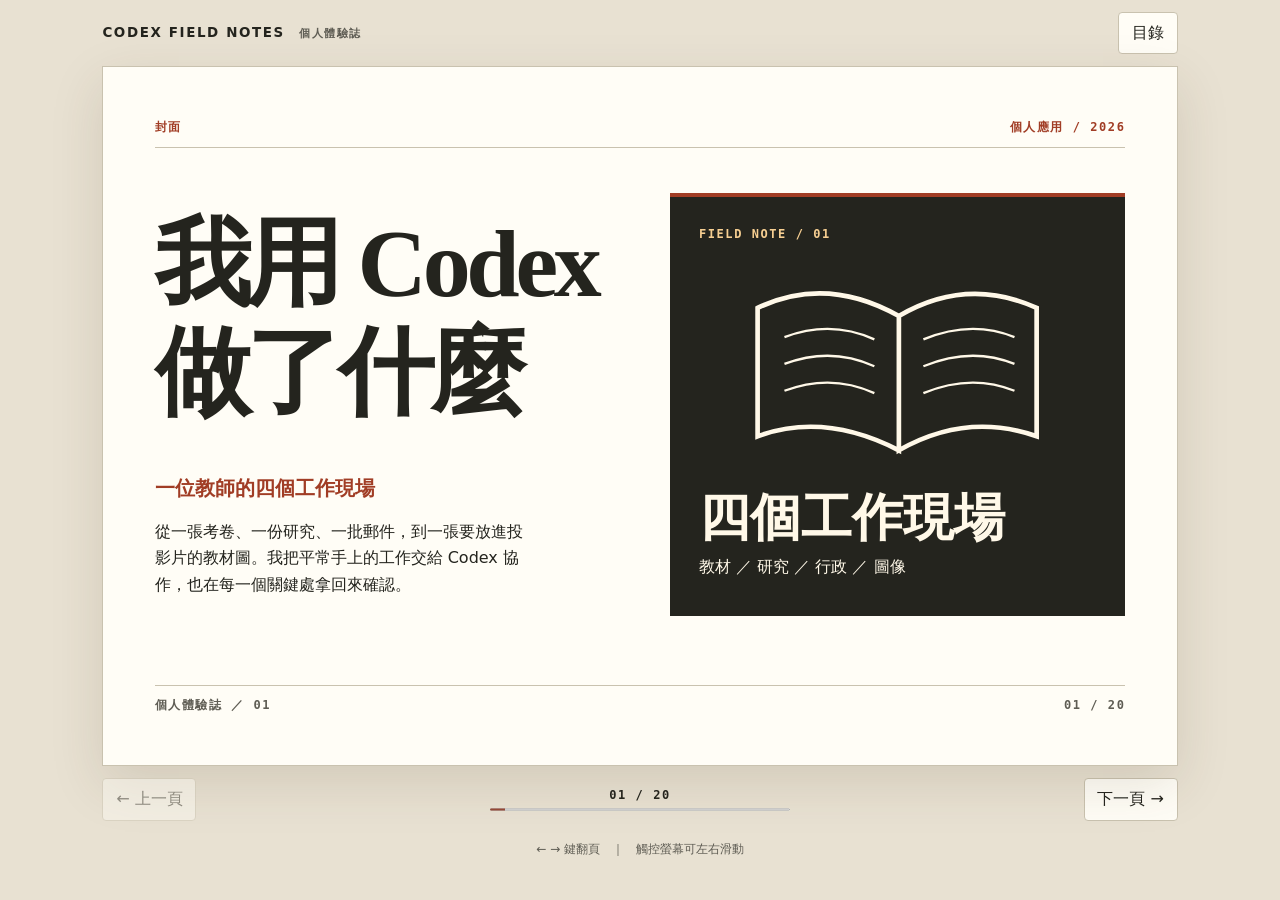
<file: index.html>
<!doctype html>
<html lang="zh-Hant">
<head>
<meta charset="utf-8">
<meta name="viewport" content="width=device-width,initial-scale=1">
<meta name="description" content="一位教師的四個 Codex 工作現場。20 頁離線互動體驗雜誌。">
<title>我用 Codex 做了什麼｜個人體驗誌</title>
<style>
:root{color-scheme:light;--ink:#24241e;--muted:#5f5d54;--paper:#fffdf6;--line:#c9c2af;--accent:#a13d25;--outside:#e8e1d2}
*{box-sizing:border-box}body{margin:0;background:var(--outside);color:var(--ink);font:16px/1.65 system-ui,-apple-system,"PingFang TC","Microsoft JhengHei",sans-serif}
button,a{font:inherit}button{cursor:pointer;color:inherit;background:var(--paper);border:1px solid var(--line);border-radius:4px;padding:.44rem .8rem}button:hover:not(:disabled){border-color:var(--accent);color:var(--accent)}button:disabled{opacity:.44;cursor:default}button[aria-pressed=true]{background:var(--ink);color:var(--paper)}:focus-visible{outline:3px solid #0c6882;outline-offset:4px}
.shell{max-width:1152px;margin:auto;padding:0 clamp(12px,3vw,40px)}header{display:flex;align-items:center;justify-content:space-between;gap:12px;padding:.75rem 0}.brand{font-weight:800;letter-spacing:.12em;font-size:.84rem}.brand small{color:var(--muted);margin-left:.7em}
.stage{perspective:1600px}.page{background:var(--paper);min-height:clamp(500px,72vh,730px);display:grid;grid-template-rows:auto 1fr auto;border:1px solid var(--line);padding:clamp(19px,4vw,53px);box-shadow:0 18px 50px #44361b22;transform-origin:left center;position:relative;isolation:isolate}.page[data-direction=back]{transform-origin:right center}.turn{animation:turn .48s cubic-bezier(.2,.8,.2,1)}@keyframes turn{from{transform:rotateY(-12deg);opacity:.42}to{transform:rotateY(0);opacity:1}}.page[data-direction=back].turn{animation-name:back}@keyframes back{from{transform:rotateY(12deg);opacity:.42}to{transform:rotateY(0);opacity:1}}
.kicker,.folio,.tiny{font:600 .75rem/1.45 ui-monospace,monospace;letter-spacing:.13em}.kicker{display:flex;justify-content:space-between;border-bottom:1px solid var(--line);padding-bottom:11px;color:var(--accent)}.folio{display:flex;justify-content:space-between;gap:10px;margin-top:24px;padding-top:11px;border-top:1px solid var(--line);color:var(--muted)}
.spread{display:grid;grid-template-columns:1fr 1fr;align-items:center;gap:clamp(22px,5vw,60px);padding:clamp(21px,5vh,50px) 0}.copy h1{font:800 clamp(2rem,5.1vw,4.2rem)/1.13 "Songti TC","Noto Serif TC",serif;letter-spacing:-.045em;margin:0 0 .48em;text-wrap:balance}.copy p{max-width:37ch;margin:.8em 0 0}.copy .deck{font-size:clamp(1.02rem,2vw,1.24rem);font-weight:700;color:var(--accent)}.cover .copy h1{font-size:clamp(2.8rem,7.5vw,6.3rem)}.cover .art{background:#24241e;color:#fff8e8}.cover .art .big{color:#fff8e8}.cover .art .artlabel{color:#f7cf92}
.art{min-width:0;background:var(--tint,#f0e1cd);border-top:4px solid var(--accent);padding:clamp(15px,3vw,29px);position:relative;overflow:hidden}.artlabel{color:var(--accent);margin-bottom:10px}.art svg{display:block;width:100%;height:auto;max-height:230px}.big{font:bold clamp(1.8rem,4vw,3.25rem)/1.1 Georgia,serif;color:var(--accent);margin:7px 0}.art p{margin:.4em 0}.chips{display:flex;gap:6px;flex-wrap:wrap;margin-bottom:12px}.chips button{font-size:.88rem}.visual-output{padding:12px;background:#fffdf6a8;border:1px solid var(--line)}.visual-output table{width:100%;border-collapse:collapse;font-size:.86rem}.visual-output td,.visual-output th{text-align:left;padding:4px;border-bottom:1px solid var(--line)}.matched{background:#f1dcb5;font-weight:700}.fill{display:flex;flex-wrap:wrap;gap:5px;margin:10px 0}.litre,.partial{border:1px solid #2d625b;border-radius:3px;background:#397c70;color:#fff;min-width:38px;text-align:center;padding:3px}.partial{background:#d2e8e1;color:#24463f}.range{width:100%;accent-color:var(--accent)}
.toc{display:grid;gap:7px}.toc button{display:flex;justify-content:space-between;text-align:left;gap:10px}.toc button span{color:var(--muted);white-space:nowrap}
.nav{display:grid;grid-template-columns:auto 1fr auto;gap:12px;align-items:center;padding:12px 0 18px}.progress{text-align:center;display:grid;gap:3px;justify-items:center}progress{width:min(100%,300px);height:5px;accent-color:var(--accent)}.hint{text-align:center;margin:0 0 14px;color:var(--muted);font-size:.76rem}
dialog{border:1px solid var(--line);background:var(--paper);color:var(--ink);width:min(92vw,520px);max-height:85vh;padding:20px}dialog::backdrop{background:#24241eaa}.dialoghead{display:flex;justify-content:space-between;align-items:center;gap:12px}.dialoghead h2{margin:0 0 8px}
@media(max-width:700px){.spread{grid-template-columns:1fr;align-items:start}.page{min-height:0}.art svg{max-height:170px}.folio{margin-top:5px}.hint{display:none}.brand small{display:none}.nav{position:sticky;bottom:0;background:var(--outside);z-index:2;padding:8px 0}.art{padding:15px}.copy h1{text-wrap:pretty}}
@media(prefers-reduced-motion:reduce){.turn,.page[data-direction=back].turn{animation:none}}
@media print{header,.nav,.hint,dialog{display:none}.page{box-shadow:none;min-height:0}.shell{max-width:none}}
</style>
</head>
<body>
<div class="shell">
<header><div class="brand">CODEX FIELD NOTES <small>個人體驗誌</small></div><button type="button" id="openContents">目錄</button></header>
<main class="stage" id="stage"><article class="page" id="page" aria-labelledby="title"></article></main>
<nav class="nav" aria-label="翻頁"><button type="button" id="prev">← 上一頁</button><div class="progress"><output class="tiny" id="count" aria-live="polite"></output><progress id="progress" value="1" max="20" aria-label="閱讀進度"></progress></div><button type="button" id="next">下一頁 →</button></nav>
<p class="hint">← → 鍵翻頁　｜　觸控螢幕可左右滑動</p>
</div>
<dialog id="contents" aria-labelledby="tocTitle"><div class="dialoghead"><h2 id="tocTitle">雜誌目錄</h2><form method="dialog"><button>關閉</button></form></div><div class="toc" id="dialogLinks"></div></dialog>
<noscript>這本互動雜誌需要瀏覽器啟用 JavaScript。</noscript>
<script>
const pages = [["封面", "我用 Codex 做了什麼", "一位教師的四個工作現場", "從一張考卷、一份研究、一批郵件，到一張要放進投影片的教材圖。我把平常手上的工作交給 Codex 協作，也在每一個關鍵處拿回來確認。", "個人體驗誌 ／ 01"], ["編者的話", "我從手邊的工作開始", "這四個案例都從一件本來就需要完成的事出發。", "我先說清楚誰會用、在哪裡用，以及交付時要看見什麼。做到一半，我會拿實際材料檢查，有時也會改口，把原本含糊的要求說得更具體。", "這本雜誌依既有對話重寫。頁內小示範以簡化內容重現操作。"], ["目錄", "四個工作現場", "選一個案例開始，也可以照順序翻閱。", "每個案例各四頁，從原始需求、修改過程，走到我怎麼確認成果。", ""], ["數學教材", "把考卷變成自學網頁", "我想讓孩子遇到卡住的題目時，可以自己聽、自己看，再做下一步。", "我提供三年級數學題目，請 Codex 轉成互動 HTML。22 道題目有了分步講解，也加入單獨朗讀與答案大字顯示。", "01 ／ 從紙本題目出發"], ["數學教材", "一題可以慢慢讀", "我把解題拆成孩子可以自行操作的步驟。", "從找線索、想方法、分步做，到會檢查、寫答案。孩子可以跳到需要的步驟，也能配合朗讀查看同步變色的文字。", "02 ／ 五步解題"], ["數學教材", "放大後，文字排成了一列", "有了大字還不夠。我看見容量單元在朗讀時，一個字排成一行。", "追查後發現，朗讀標記把文字拆成逐字元素，原本的格狀版面把它們當成一格一格來排。改成橫向文字容器之後，逐字高亮和正常閱讀都能保留。", "03 ／ 用實際操作找出問題"], ["數學教材", "把算式變成看得見的量", "容量換算可以先看見幾個完整公升，再看剩下多少毫升。", "我用這一題看教材怎麼同時呈現量感和算式。當時也檢查了 8000 毫升邊界值與 200% 字體放大。", "04 ／ 互動示範"], ["植栽研究", "同一份研究，面對不同讀者", "我需要把智慧植栽 RAG 專題寫進摘要、放進簡報，也讓路過海報的人看得懂。", "摘要要交代資料與方法，簡報要跟得上口頭說明，A1 海報則要讓讀者先從圖與圖說讀懂問題。Codex 協助我依不同媒介重新安排內容。", "01 ／ 從研究到發表"], ["植栽研究", "把資料規模說準確", "我回頭確認提供的材料、實際索引的手冊，以及切分後的區塊。", "共提供 8 份材料，實際索引 5 本中文栽培手冊，形成 277 個資料區塊。這些數字說明知識庫的規模。系統取回相關文字，再據此生成回答。", "02 ／ 8 份材料、5 本手冊、277 個區塊"], ["植栽研究", "把完成與示範分開寫", "手機畫面可以讓讀者更快理解系統，也容易讓人以為畫面裡的功能都經過驗證。", "我把已實作的文字檢索問答寫清楚，並在影像判讀和環境趨勢畫面加上示範標示。回答能追溯到資料來源，後續仍須用適切方法評估回答品質。", "03 ／ 讓圖說交代證據範圍"], ["植栽研究", "海報讓畫面先說話", "我希望讀者先看見操作流程，再讀方法和研究界線。", "結果區改用首頁、RAG 回答、查詢紀錄與環境介面四個手機畫面，配短圖說。最後依最新版 PDF 的位置替換高解析素材，另存 A1 版本。", "04 ／ 從畫面到輸出"], ["郵件整理", "先把篩選條件講清楚", "我的收件匣裡累積了學生來信，也留有大量同一種主旨的通知。", "我把工作拆成兩批。第一批用學校郵件網域和時間範圍篩選，第二批查找含指定文字的主旨。兩批都要求留下清冊。", "01 ／ 先定條件，再處理"], ["郵件整理", "兩批郵件，兩份清冊", "學生來信共 1,068 封，符合指定主旨的郵件共 2,582 封。", "兩批郵件移入垃圾桶後，各自留下一份 Excel。學生來信清冊包含寄件者、主旨與日期，主旨批次則記下寄件者姓名、地址和完整主旨。", "02 ／ 郵件可從垃圾桶找回"], ["郵件整理", "我用清冊看這次動了哪些信", "只看總數，我很難判斷這批資料是否符合原先說的範圍。", "把兩批分開記錄，我可以回頭對照每封信為何被納入，也能從清冊定位需要找回的郵件。", "03 ／ 批次作業留得下明細"], ["郵件整理", "如果先用四封範例信練習", "選一個條件，看看哪幾封會被納入。", "實際的郵件整理涉及私人資料，這裡用虛構郵件呈現兩種篩選方式，方便讀者對照。", "04 ／ 虛構資料，僅供示範"], ["教材去背", "「去背」要先說清楚去到哪裡", "一張齒輪圖裡有外圍格線，也有照片自己的淺綠底。這兩層背景可以分開處理。", "我試過只去外圈，以及連照片底色一起去除的版本。保留文字、箭頭與標註框，是我每一版都要檢查的條件。", "01 ／ 把範圍指出來"], ["教材去背", "同一張圖，可以有不同交付", "有些圖要放進投影片，有些圖要保留原卡片的樣子。", "齒輪和撓性傳動圖做成 16:9。清潔用具卡片則維持原尺寸與圓角框。各版另外輸出透明 PNG，方便回頭選擇合適的版本。", "02 ／ 用途決定比例"], ["教材去背", "我會看文字、細線和邊緣", "縮圖看起來乾淨，放大以後才看得見白邊、鋸齒和變色。", "去背時，我會對照原圖檢查箭頭、標籤和照片細節。部分細線或透明邊緣需要再修，這也讓我學會把驗收條件寫進一開始的要求。", "03 ／ 用原圖逐項比對"], ["教材去背", "試著選擇去背範圍", "用這張示意圖比較原圖、只去外圍，以及連照片底色一起去除。", "三種狀態保留同一個圖形與標籤。切換後可以看出，『去背』真正要交代的是哪一層、哪些物件要留。", "04 ／ 互動示範"], ["後記", "我把決定留在自己手上", "這四件事讓我重新想了一次，怎麼把一件工作交代到可以一起做。", "我會先交付原始材料和用途，再說清楚哪些地方可以改、哪些地方要保留。做到最後，我用孩子會不會操作、研究用語準不準、清冊對不對、圖片放大清不清楚來確認成果。", "一位教師的 Codex 個人體驗誌"]];
const sections = [[1,"封面"],[2,"編者的話"],[4,"三年級數學無障礙自學"],[8,"TANet 智慧植栽研究"],[12,"Gmail 郵件整理"],[16,"教材圖像去背"],[20,"後記"]];
const palettes = {"數學教材":["#236458","#deebe1"],"植栽研究":["#4b602c","#e7ecd6"],"郵件整理":["#315680","#e0e8f1"],"教材去背":["#884365","#f0e1e8"]};
const captions = {
1:["四個工作現場","教材 ／ 研究 ／ 行政 ／ 圖像"],
2:["交代 → 試做 → 核對","從實際材料出發"],
4:["22 題","紙本題目 → 互動教材"],
5:["五個步驟","找線索 → 想方法 → 分步做 → 會檢查 → 寫答案"],
6:["200%","把放大與朗讀一起測試"],
8:["一份研究","摘要 ／ 簡報 ／ 網站 ／ 海報"],
9:["8 → 5 → 277","提供材料 ／ 索引手冊 ／ 資料區塊"],
10:["文字問答","文字檢索問答已實作；影像與環境畫面為示範"],
11:["A1","四個手機畫面與高解析輸出"],
12:["兩批條件","日期與網域 ／ 郵件主旨"],
13:["1,068 ＋ 2,582","兩批移到垃圾桶的郵件數"],
14:["Excel","寄件者 ／ 主旨 ／ 日期或地址"],
16:["兩層背景","外圍格線 ／ 照片底色"],
17:["16:9","投影版與原尺寸卡片各有用途"],
18:["放大檢查","標籤 ／ 箭頭 ／ 邊緣"],
20:["先說清楚","用途 ／ 保留範圍 ／ 驗收方式"]
};
const page = document.getElementById("page");
const dialog = document.getElementById("contents");
const prev = document.getElementById("prev");
const next = document.getElementById("next");
let current = 0;
const pad = n => String(n).padStart(2,"0");
const links = () => sections.map(([n,title]) => `<button type="button" data-page="${n}">${title}<span>${pad(n)} 頁</span></button>`).join("");
document.getElementById("dialogLinks").innerHTML = links();

function svg(kind) {
 const shapes = {
  book:'<path d="M26 47Q85 19 147 54V169Q83 136 26 157Z M147 54Q205 20 265 47V157Q205 136 147 169Z" fill="none" stroke="currentColor" stroke-width="4"/><path d="M49 72Q89 57 126 74 M49 95Q89 80 126 97 M49 118Q89 103 126 120 M168 74Q209 57 246 72 M168 97Q209 80 246 95 M168 120Q209 103 246 118" fill="none" stroke="currentColor" stroke-width="2"/>',
  math:'<g fill="none" stroke="currentColor" stroke-width="3"><rect x="31" y="48" width="60" height="87" rx="5"/><rect x="114" y="48" width="60" height="87" rx="5"/><rect x="197" y="48" width="60" height="87" rx="5"/></g><path d="M32 87H90V134H32Z M115 70H173V134H115Z M198 110H256V134H198Z" fill="currentColor" opacity=".27"/><path d="M43 66h17m-17 15h10m73-15h17m-17 15h10m73-15h17m-17 15h10" stroke="currentColor" stroke-width="2"/>',
  plant:'<path d="M147 151V65M147 99C99 98 83 66 81 36c43 4 67 25 66 63ZM147 120c49-1 72-32 74-66-44 4-73 26-74 66Z" fill="none" stroke="currentColor" stroke-width="4"/><path d="M58 151h178m-154 16h132m-108 15h84" stroke="currentColor" stroke-width="2" opacity=".65"/>',
  mail:'<g fill="none" stroke="currentColor" stroke-width="4"><rect x="40" y="51" width="183" height="103" rx="6"/><path d="m42 55 90 65 89-65m15 17h25m-25 23h35m-35 23h22"/></g>',
  image:'<rect x="36" y="39" width="217" height="124" rx="6" fill="none" stroke="currentColor" stroke-width="3" stroke-dasharray="7 5"/><path d="m57 144 54-55 36 32 42-55 44 78Z" fill="currentColor" opacity=".35"/><circle cx="101" cy="69" r="13" fill="currentColor"/>'
 };
 return `<svg viewBox="0 0 292 197" aria-hidden="true">${shapes[kind]}</svg>`;
}
function panel(n, group) {
 if (n === 3) return `<div class="artlabel tiny">CONTENTS</div><div class="toc">${links()}</div>`;
 if (n === 7) return '<div class="artlabel tiny">容量換算練習</div><label for="volume">調整毫升數</label><input class="range" id="volume" type="range" min="0" max="8000" step="10" value="5080"><div class="visual-output"><div class="big" id="equation" aria-live="polite"></div><div class="fill" id="vessels" aria-hidden="true"></div></div>';
 if (n === 15) return '<div class="artlabel tiny">虛構郵件篩選示範</div><div class="chips" id="filters"><button aria-pressed="true" data-filter="school">日期與網域</button><button aria-pressed="false" data-filter="subject">主旨包含指定文字</button></div><div class="visual-output"><p id="result" aria-live="polite"></p><table><thead><tr><th>寄件者</th><th>日期</th><th>主旨</th></tr></thead><tbody id="sampleMail"></tbody></table></div>';
 if (n === 19) return '<div class="artlabel tiny">背景範圍示意</div><div class="chips" id="masks"><button aria-pressed="true" data-mask="0">原圖</button><button aria-pressed="false" data-mask="1">去外圍</button><button aria-pressed="false" data-mask="2">也去照片底</button></div><div id="maskPreview"></div>';
 const kind = {"數學教材":"math","植栽研究":"plant","郵件整理":"mail","教材去背":"image"}[group] || "book";
 const [heading,label] = captions[n];
 return `<div class="artlabel tiny">FIELD NOTE / ${pad(n)}</div>${svg(kind)}<div class="big">${heading}</div><p>${label}</p>`;
}
function installDemo(n) {
 if (n === 7) {
  const input = document.getElementById("volume");
  const update = () => {
   const ml = Number(input.value);
   const litres = Math.floor(ml / 1000);
   const remainder = ml % 1000;
   document.getElementById("equation").textContent = `${ml} = ${litres} × 1000 + ${remainder}`;
   input.setAttribute("aria-valuetext", `${litres} 公升 ${remainder} 毫升`);
   document.getElementById("vessels").innerHTML = '<span class="litre">1 L</span>'.repeat(litres) + (remainder ? `<span class="partial">${remainder} mL</span>` : "");
  };
  input.addEventListener("input",update);
  update();
 }
 if (n === 15) {
  const sample = [
   ["學生甲","06/18","作品繳交",true,false],
   ["學生乙","07/10","作品繳交",false,false],
   ["自動通知","06/25","Great! 我已經收到你的資料了",false,true],
   ["校外來信","06/25","研習報名",false,false]
  ];
  const group = document.getElementById("filters");
  const update = key => {
   const col = key === "school" ? 3 : 4;
   document.getElementById("result").textContent = `符合 ${sample.filter(row => row[col]).length} 封（示範）`;
   document.getElementById("sampleMail").innerHTML = sample.map(row => `<tr class="${row[col]?"matched":""}"><td>${row[0]}</td><td>${row[1]}</td><td>${row[2]}${row[col]?" ✓":""}</td></tr>`).join("");
   group.querySelectorAll("button").forEach(button => button.setAttribute("aria-pressed",button.dataset.filter === key));
  };
  group.addEventListener("click",e => {if(e.target.dataset.filter) update(e.target.dataset.filter)});
  update("school");
 }
 if (n === 19) {
  const group = document.getElementById("masks");
  const update = mode => {
   const label = ["原圖保留兩層背景","外圍已透明，保留照片綠底","外圍及照片底均透明"][mode];
   document.getElementById("maskPreview").innerHTML = `<svg viewBox="0 0 292 178" role="img" aria-label="${label}"><defs><pattern id="checker" width="16" height="16" patternUnits="userSpaceOnUse"><rect width="16" height="16" fill="#fafafa"/><path d="M0 0h8v8H0zm8 8h8v8H8z" fill="#dedbdc"/></pattern><pattern id="grid" width="12" height="12" patternUnits="userSpaceOnUse"><rect width="12" height="12" fill="#fff2cb"/><path d="M12 0H0v12" fill="none" stroke="#d5b877"/></pattern></defs><rect width="292" height="178" fill="url(#${mode===0?"grid":"checker"})"/><rect x="26" y="23" width="240" height="131" rx="8" fill="${mode<2?"#bad3ac":"none"}" stroke="#3b5840" stroke-width="2"/><circle cx="101" cy="87" r="36" fill="#4b5667" stroke="#28303a" stroke-width="9" stroke-dasharray="7 5"/><circle cx="101" cy="87" r="12" fill="#fffaf0"/><path d="M136 87h42" stroke="#27362f" stroke-width="2"/><rect x="169" y="70" width="79" height="34" rx="4" fill="#fffaf0" stroke="#27362f"/><text x="208" y="92" text-anchor="middle" fill="#252a28" font-size="15">齒輪標註</text></svg><p class="tiny" aria-live="polite">${label}</p>`;
   group.querySelectorAll("button").forEach(button => button.setAttribute("aria-pressed",Number(button.dataset.mask) === mode));
  };
  group.addEventListener("click",e => {if(e.target.dataset.mask !== undefined) update(Number(e.target.dataset.mask))});
  update(0);
 }
}
function show(index, animate = true) {
 const old = current;
 current = Math.max(0,Math.min(index,pages.length-1));
 const n = current+1;
 const [group,title,deck,body,note] = pages[current];
 const [accent,tint] = palettes[group] || ["#a13d25","#f0e1cd"];
 document.documentElement.style.setProperty("--accent",accent);
 document.documentElement.style.setProperty("--tint",tint);
 page.className = n === 1 ? "page cover" : "page";
 page.dataset.direction = current < old ? "back" : "forward";
 page.innerHTML = `<div class="kicker"><span>${group}</span><span>個人應用 / 2026</span></div><div class="spread"><div class="copy"><h1 id="title" tabindex="-1">${title}</h1><p class="deck">${deck}</p><p>${body}</p></div><aside class="art">${panel(n,group)}</aside></div><div class="folio"><span>${note || "CODEX FIELD NOTES"}</span><span>${pad(n)} / 20</span></div>`;
 document.getElementById("count").textContent = `${pad(n)} / 20`;
 document.getElementById("progress").value = n;
 prev.disabled = n === 1;
 next.disabled = n === pages.length;
 installDemo(n);
 if (animate) {
  void page.offsetWidth;
  page.classList.add("turn");
  window.scrollTo(0,0);
  document.getElementById("title").focus({preventScroll:true});
 }
}
prev.addEventListener("click",() => show(current-1));
next.addEventListener("click",() => show(current+1));
document.getElementById("openContents").addEventListener("click",() => dialog.showModal());
document.addEventListener("click",e => {
 const target = e.target.closest("[data-page]");
 if (!target) return;
 if (dialog.open) dialog.close();
 show(Number(target.dataset.page)-1);
});
document.addEventListener("keydown",e => {
 if (dialog.open || e.altKey || e.ctrlKey || e.metaKey || e.target.matches("input,textarea,select")) return;
 if (e.key === "ArrowRight" && !next.disabled) {e.preventDefault();show(current+1)}
 if (e.key === "ArrowLeft" && !prev.disabled) {e.preventDefault();show(current-1)}
});
let touchStart = null;
page.addEventListener("touchstart",e => {
 if (e.touches.length !== 1 || e.target.closest("button,input")) {touchStart=null;return}
 touchStart = [e.touches[0].clientX,e.touches[0].clientY];
},{passive:true});
page.addEventListener("touchend",e => {
 if (!touchStart) return;
 const dx=e.changedTouches[0].clientX-touchStart[0];
 const dy=e.changedTouches[0].clientY-touchStart[1];
 touchStart=null;
 if(Math.abs(dx)>65 && Math.abs(dx)>1.4*Math.abs(dy)) {
  if(dx<0 && !next.disabled) show(current+1);
  if(dx>0 && !prev.disabled) show(current-1);
 }
},{passive:true});
page.addEventListener("touchcancel",() => {touchStart=null});
show(0,false);
</script>
</body>
</html>
</file>
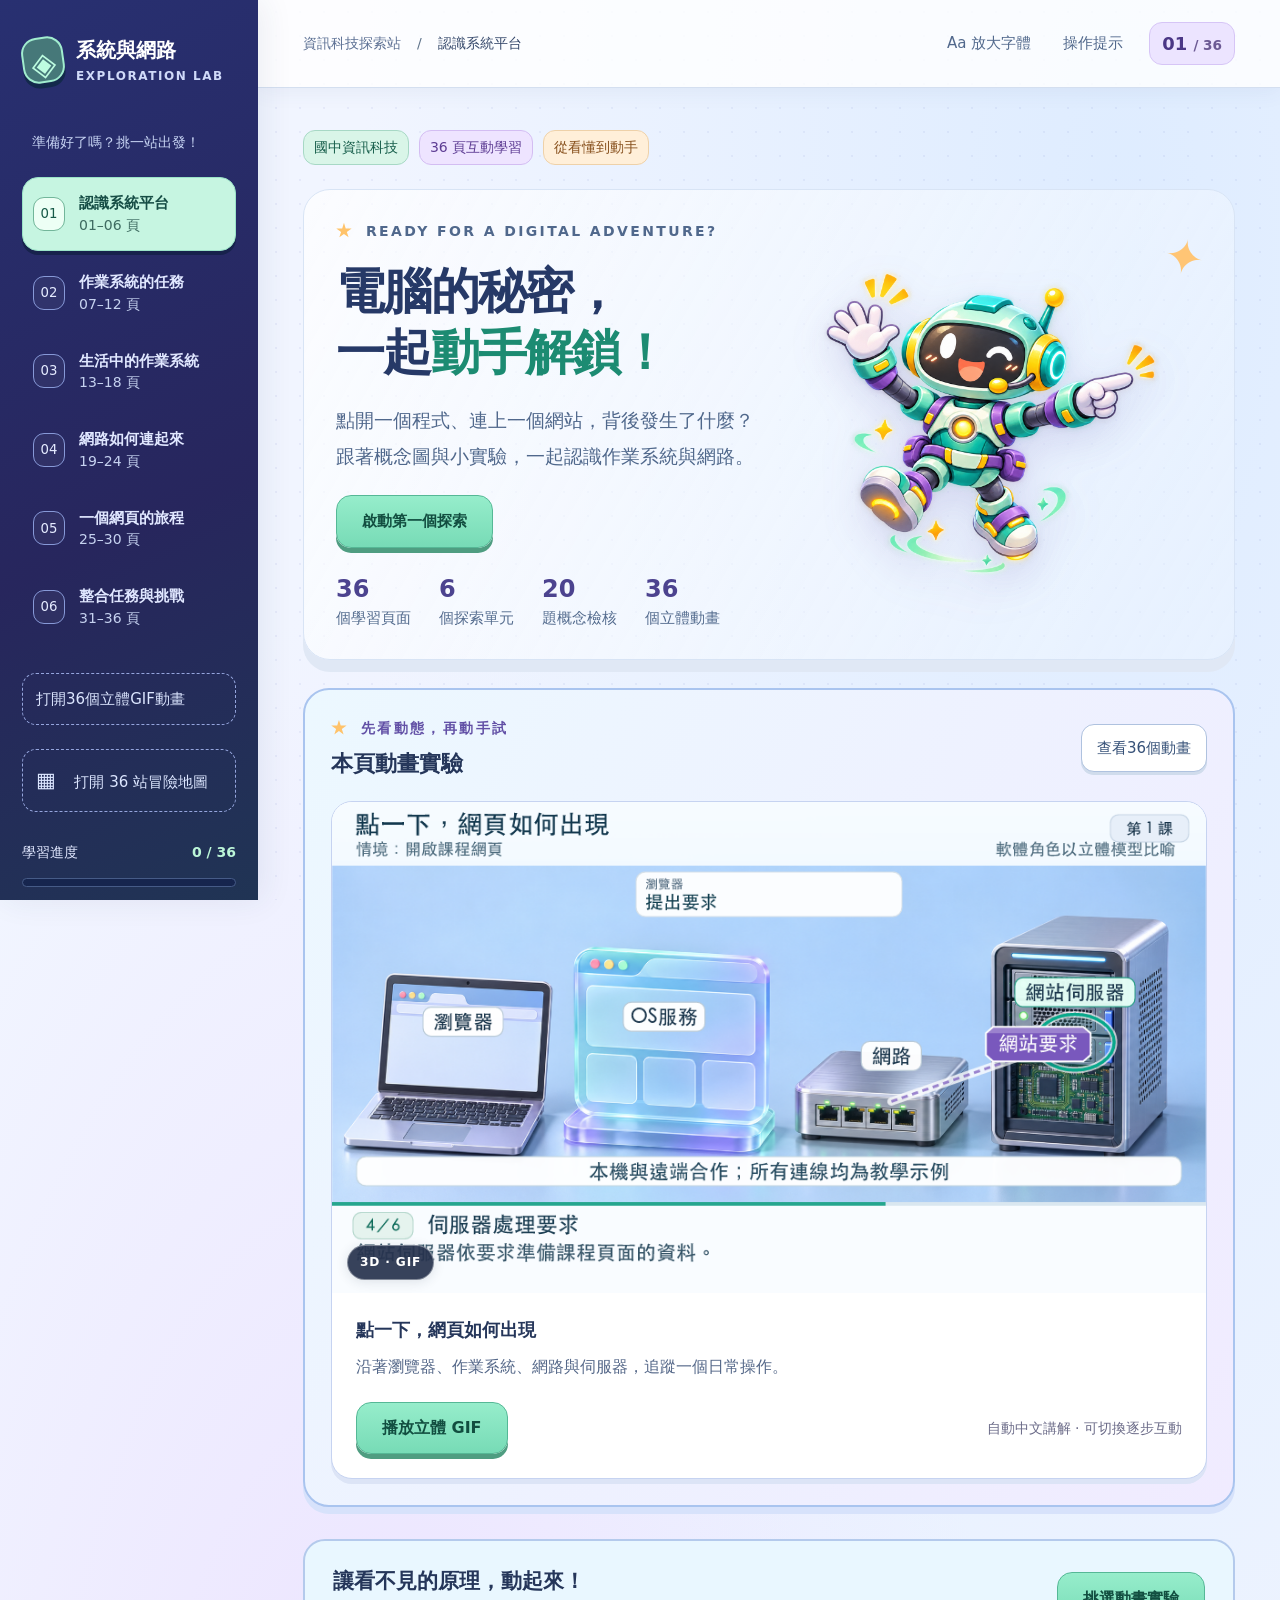
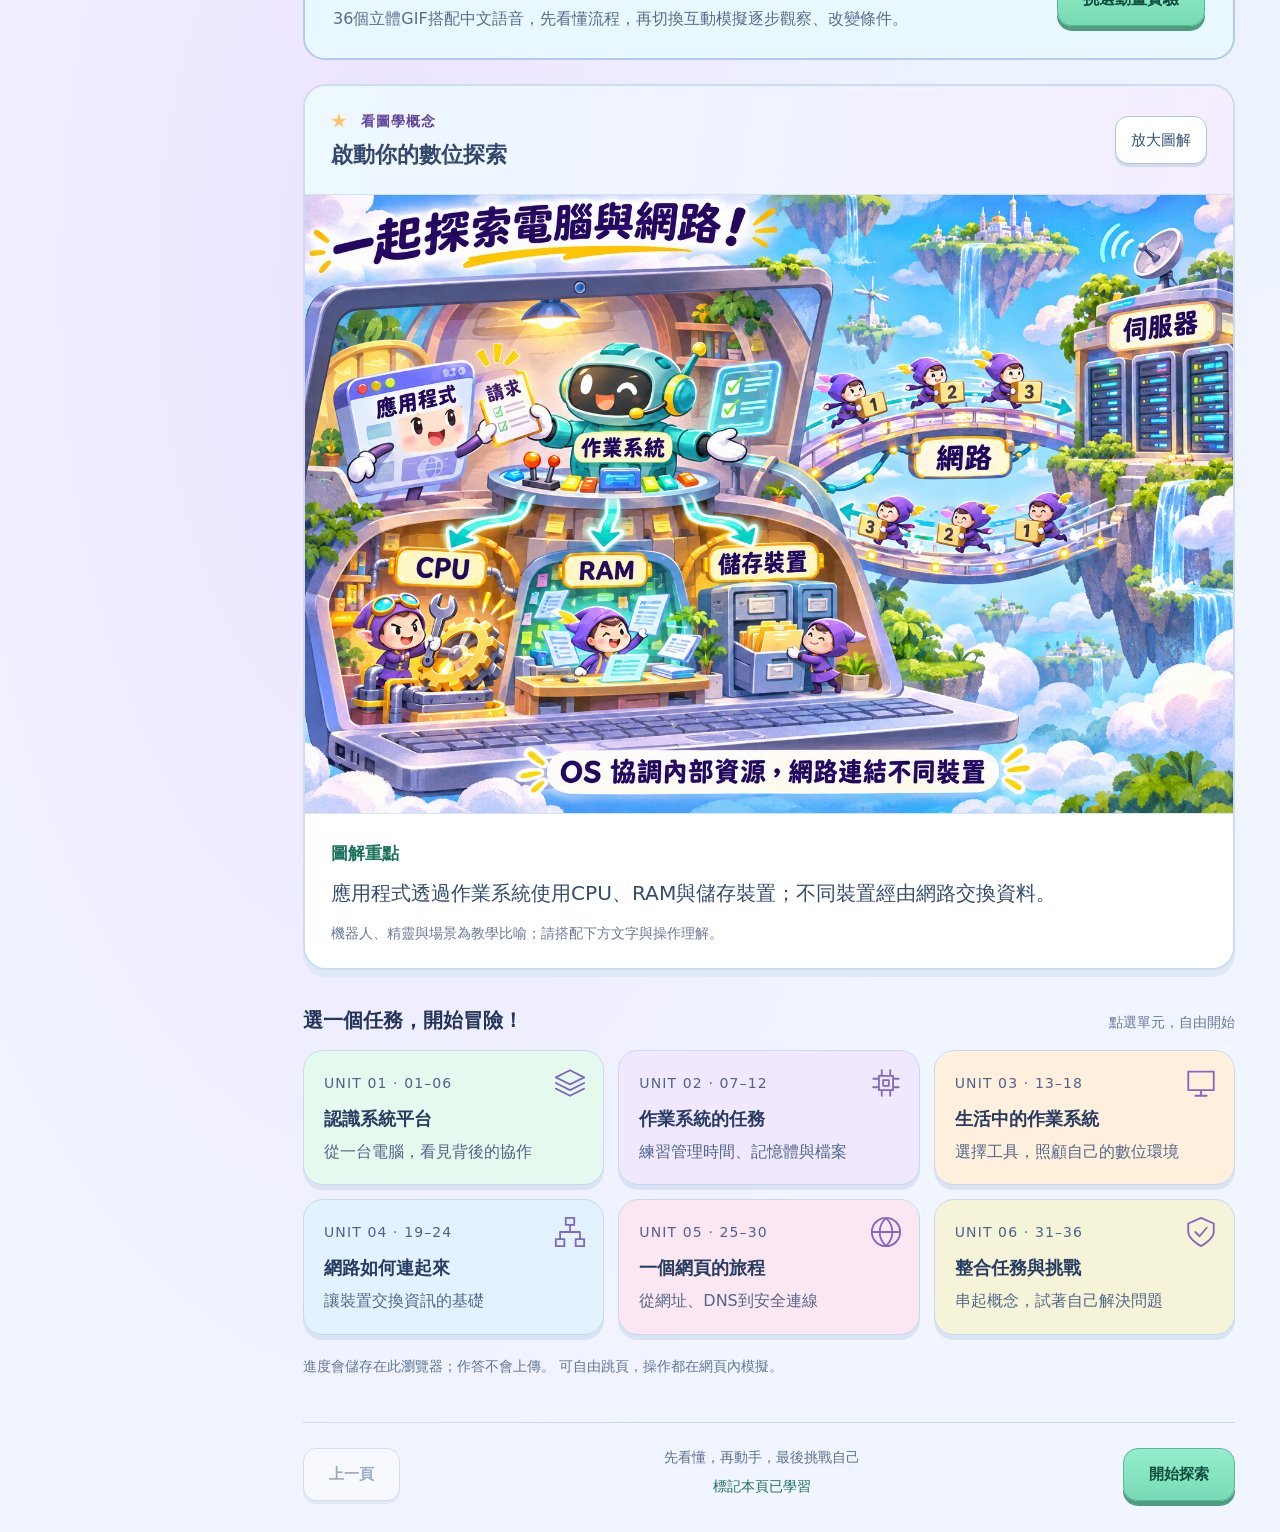
<file: system-network-lab/index.html>
<!doctype html>
<html lang="zh-Hant">
<head>
  <meta charset="UTF-8">
  <meta name="viewport" content="width=device-width,initial-scale=1">
  <meta name="theme-color" content="#101724">
  <meta name="description" content="36 頁互動式資訊科技學習與36個立體GIF動畫，搭配中文語音講解：透過概念圖、操作模擬與即時解析，認識作業系統與網路。">
  <title>系統與網路探索站｜36 個互動學習任務</title>
  <link rel="icon" href="assets/favicon.svg" type="image/svg+xml">
  <link rel="stylesheet" href="style.css?v=8">
  <link rel="stylesheet" href="adventure.css?v=8">
  <link rel="stylesheet" href="core.css?v=8">
  <link rel="stylesheet" href="animations.css?v=9">
  <script defer src="lessons.js?v=8"></script>
  <script defer src="core-data.js?v=8"></script>
  <script defer src="question-visuals.js?v=8"></script>
  <script defer src="simulations-system.js?v=8"></script>
  <script defer src="simulations-devices.js?v=8"></script>
  <script defer src="simulations-network.js?v=8"></script>
  <script defer src="simulations-extra.js?v=8"></script>
  <script defer src="animation-voice.js?v=9"></script>
  <script defer src="animations.js?v=9"></script>
  <script defer src="core.js?v=8"></script>
  <script defer src="app.js?v=9"></script>
</head>
<body>
  <a class="skip" href="#main">跳到學習內容</a>
  <aside class="sidebar" aria-label="課程導覽">
    <a class="brand" href="#/lesson/1"><span class="brand-mark" aria-hidden="true">◈</span><span>系統與網路<span class="brand-sub">EXPLORATION LAB</span></span></a>
    <div class="sidebar-label">準備好了嗎？挑一站出發！</div>
    <nav id="unit-nav" aria-label="六個學習單元"></nav>
    <button class="all-pages" data-open-animation-library>打開36個立體GIF動畫</button>
    <button class="all-pages" id="open-map"><span aria-hidden="true">▦</span> 打開 36 站冒險地圖</button>
    <div class="sidebar-bottom"><div class="progress-caption"><span>學習進度</span><strong id="progress-label">0 / 36</strong></div><div class="progress-track"><div id="progress-bar"></div></div><p>每次動手，都能發現新線索！</p><button class="text-button" id="teaching-button">教學與使用說明</button></div>
  </aside>
  <div class="workspace">
    <header class="topbar"><button id="mobile-map" class="mobile-only icon-button" aria-label="開啟課程目錄">☰</button><div class="breadcrumb"><span>資訊科技探索站</span><span class="divider">/</span><strong id="crumb">探索起點</strong></div><div class="toolbar"><button id="font-toggle" aria-pressed="false" title="放大內文">Aa <span>放大字體</span></button><button id="help-button" aria-label="操作說明">操作提示</button><span class="page-number" id="page-count">01 <span>/ 36</span></span></div></header>
    <main id="main" tabindex="-1"></main>
    <footer class="lesson-footer"><button id="prev" class="secondary">上一頁</button><div class="footer-center"><span id="footer-hint">依自己的步調，開始探索</span><button id="mark-done" class="text-button">標記本頁已學習</button></div><button id="next" class="primary">開始探索</button></footer>
  </div>
  <dialog id="course-dialog" aria-labelledby="course-title"><div class="dialog-head"><div><p class="eyebrow">YOUR LEARNING MAP</p><h2 id="course-title">36 頁探索地圖</h2></div><button class="icon-button close-dialog" aria-label="關閉目錄">✕</button></div><p>自由選擇想探索的主題。打勾代表你已標記完成，測驗成績另行記錄。</p><div id="course-grid"></div></dialog>
  <dialog id="info-dialog" aria-labelledby="info-title"><div class="dialog-head"><h2 id="info-title"></h2><button class="icon-button close-dialog" aria-label="關閉說明">✕</button></div><div id="info-body"></div></dialog>
  <dialog id="illustration-dialog" aria-labelledby="illustration-title">
    <div class="dialog-head"><div><p class="eyebrow">看圖學概念</p><h2 id="illustration-title"></h2></div><button class="icon-button close-dialog" aria-label="關閉知識圖">✕</button></div>
    <div class="illustration-controls"><button class="small-button" data-image-zoom="1" aria-pressed="true">適合畫面</button><button class="small-button" data-image-zoom="2" aria-pressed="false">放大 200%</button><button class="small-button" data-image-zoom="3" aria-pressed="false">放大 300%</button><a id="original-illustration" target="_blank" rel="noopener">開啟原圖</a></div>
    <p class="small-print">放大後可上下左右捲動圖片；手機也可直接開啟原圖查看細節。</p>
    <div class="illustration-scroll" tabindex="0" role="region" aria-label="可捲動的放大知識圖"><img id="large-illustration" alt=""></div>
    <p id="illustration-description"></p>
  </dialog>
  <div id="toast" role="status" aria-live="polite"></div>
</body>
</html>
</file>
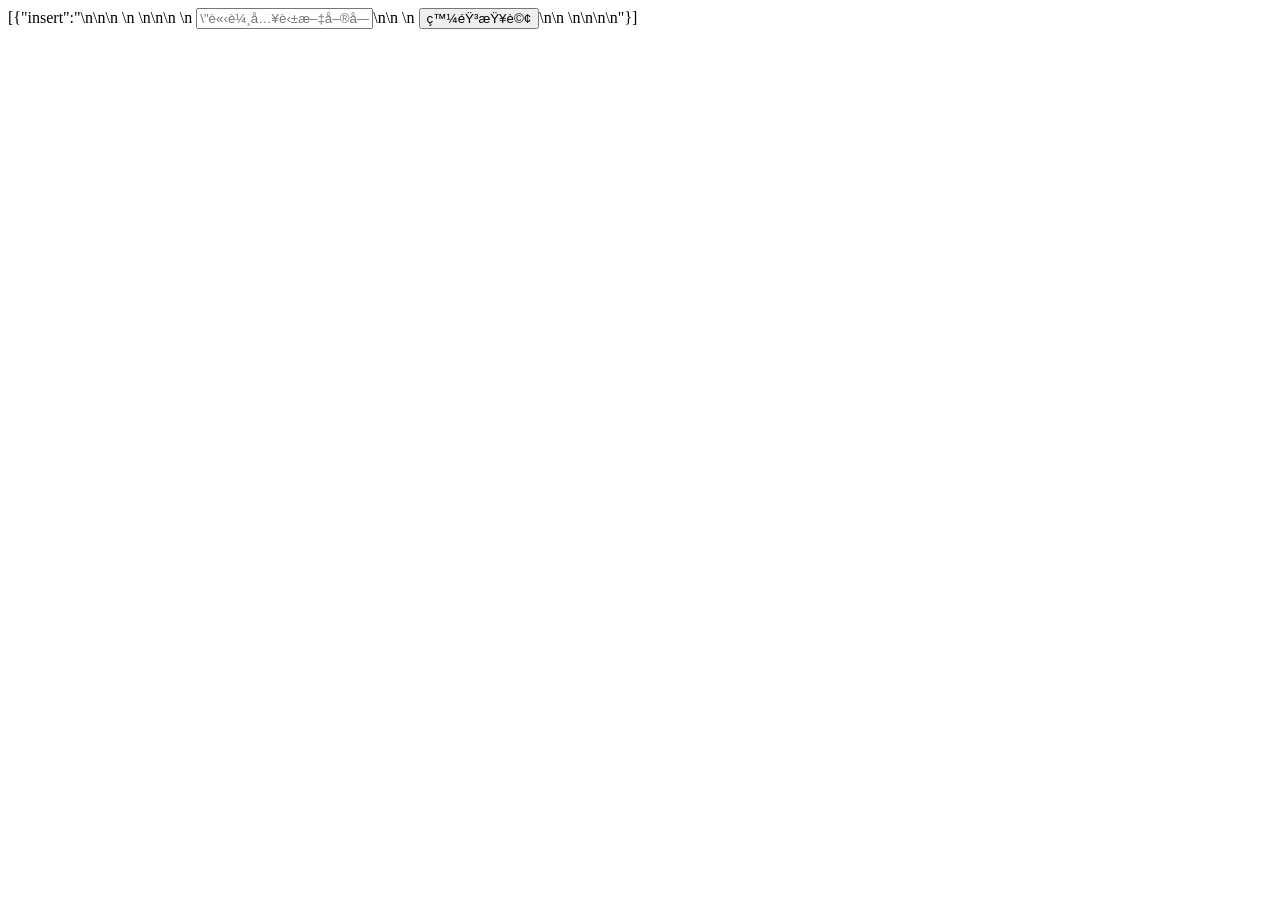
<file: script.html>
[{"insert":"<!DOCTYPE html>\n<html lang=\"zh-TW\">\n<head>\n  <meta charset=\"UTF-8\">\n  <title>發音查詢</title>\n</head>\n<body>\n  <!-- 輸入單字的欄位 -->\n  <input type=\"text\" id=\"wordInput\" placeholder=\"請輸入英文單字\" />\n\n  <!-- 發音查詢按鈕 -->\n  <button id=\"ttsButton\">發音查詢</button>\n\n  <script>\n    document.getElementById('ttsButton').addEventListener('click', function() {\n      var word = document.getElementById('wordInput').value.trim();\n      if (!word) {\n        alert(\"請先輸入英文單字\");\n        return;\n      }\n      \n      // 使用 VoiceRSS TTS API 的範例\n      // 請替換 'YOUR_API_KEY' 為您從 VoiceRSS 取得的 API 金鑰\n      var apiKey = 'YOUR_API_KEY';\n      var language = 'en-us';  // 語言代碼，可依需求調整\n      var apiUrl = '"},{"insert":"https://api.voicerss.org/';","attributes":{"link":"https://api.voicerss.org/';"}},{"insert":"\n\n      // 建立 API 請求 URL\n      var url = apiUrl + '?key=' + apiKey + '&hl=' + language + '&src=' + encodeURIComponent(word);\n\n      // 建立 Audio 物件並播放語音\n      var audio = new Audio(url);\n      audio.play().catch(function(error) {\n        console.error(\"播放語音失敗：\", error);\n        alert(\"語音播放失敗，請檢查網路連線或 API 設定\");\n      });\n    });\n  </script>\n</body>\n</html>\n\n"}]
</file>
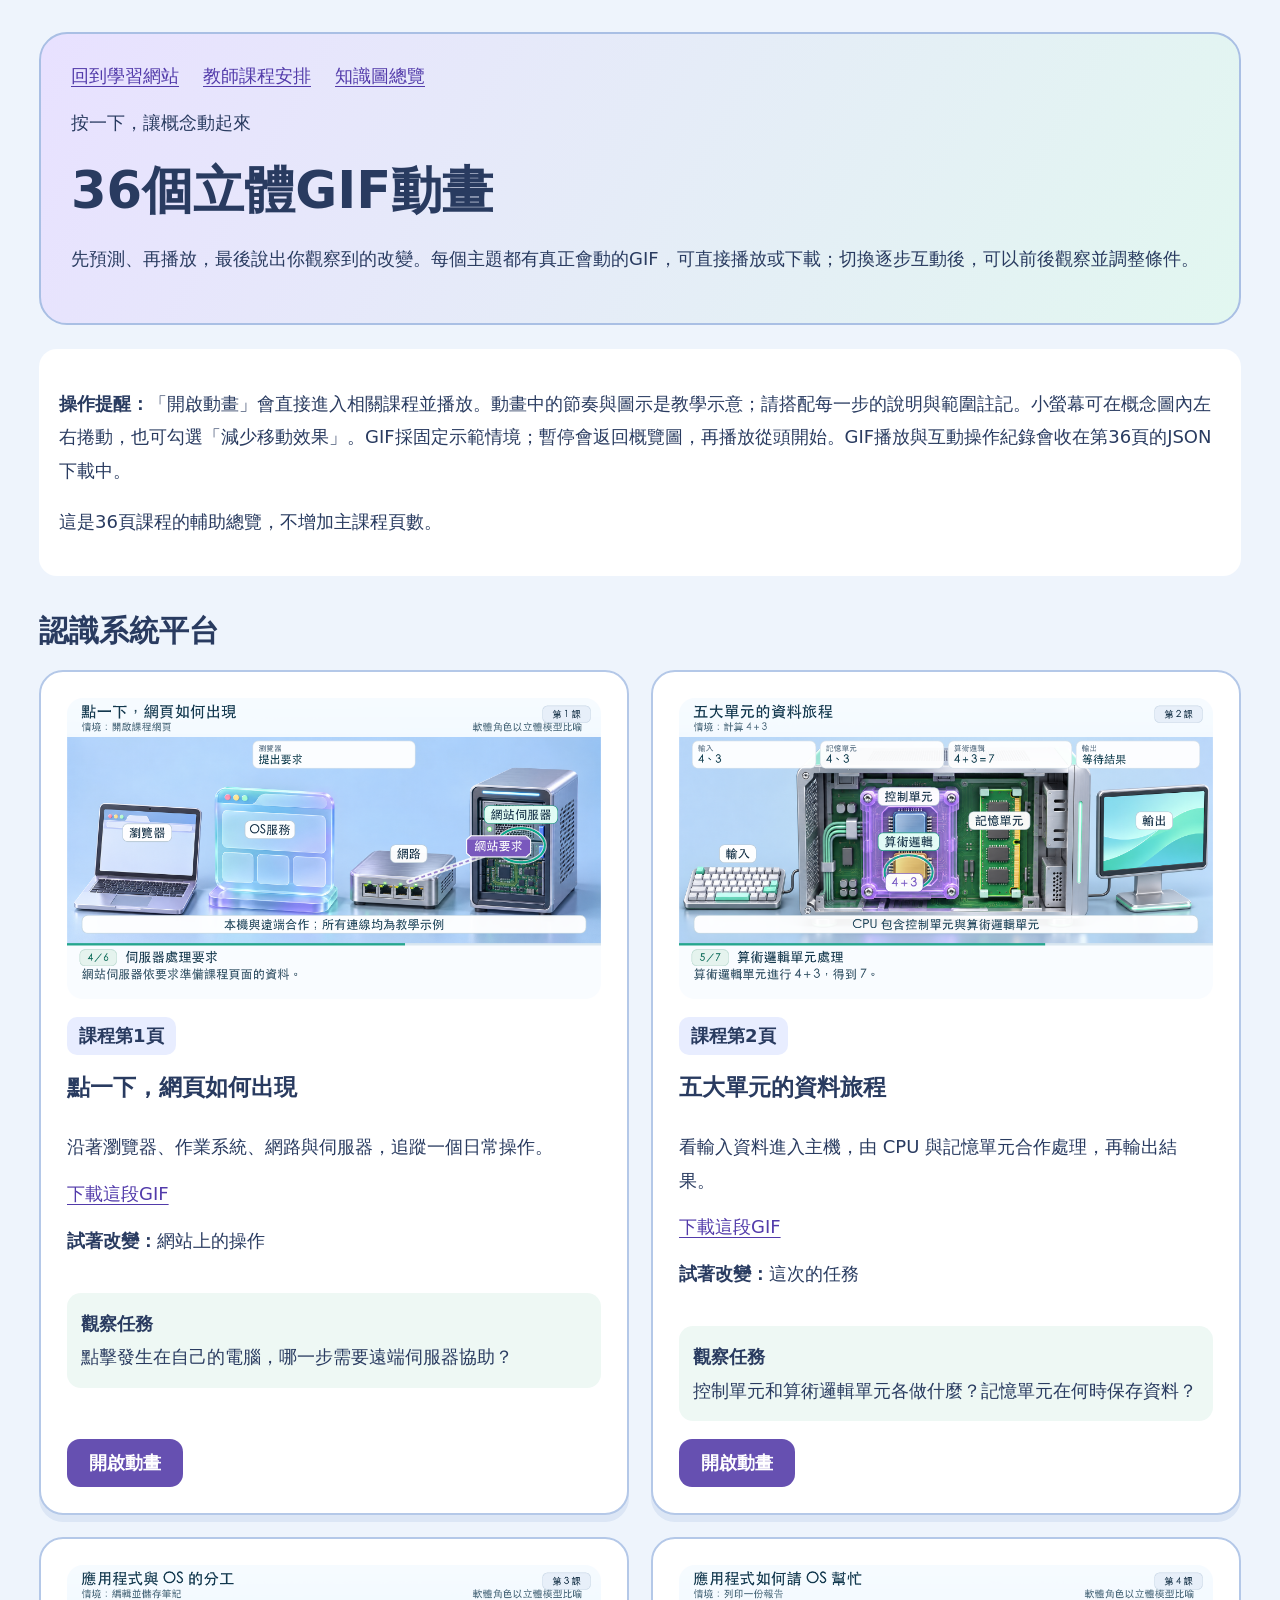
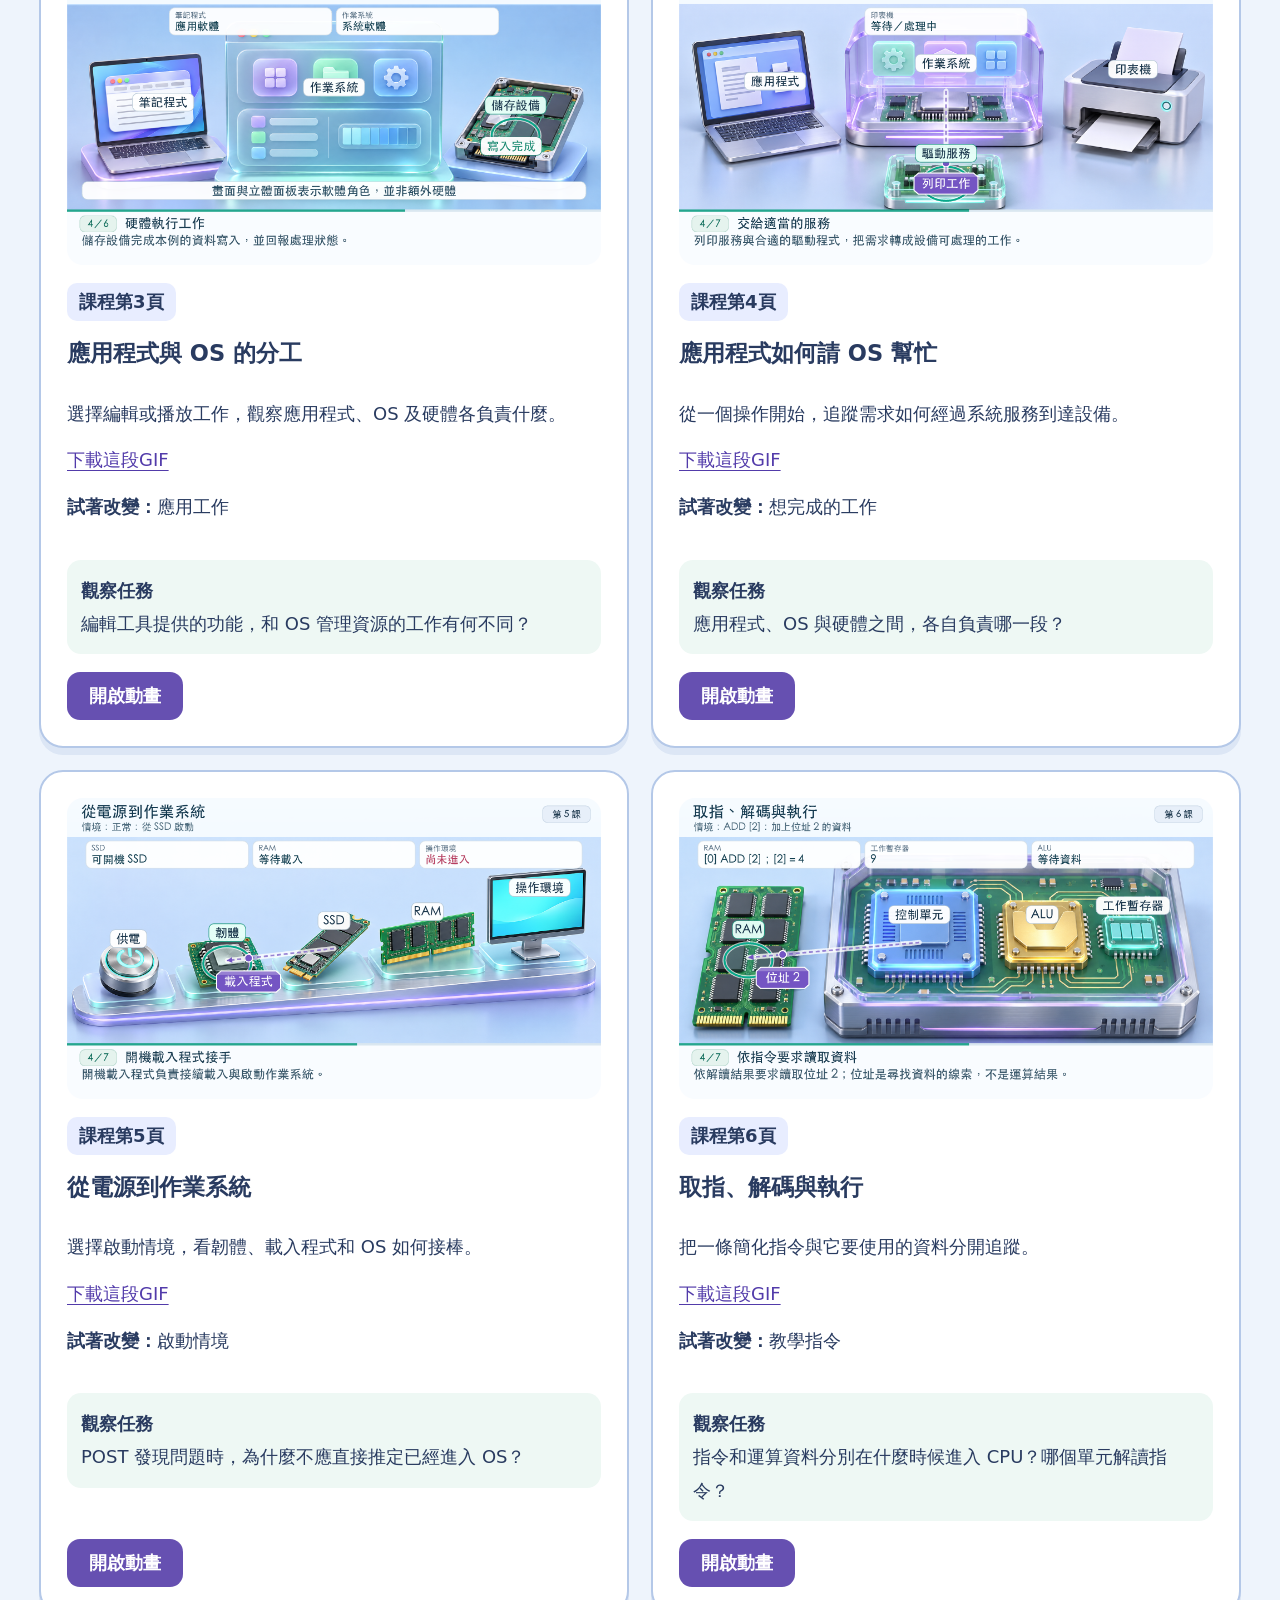
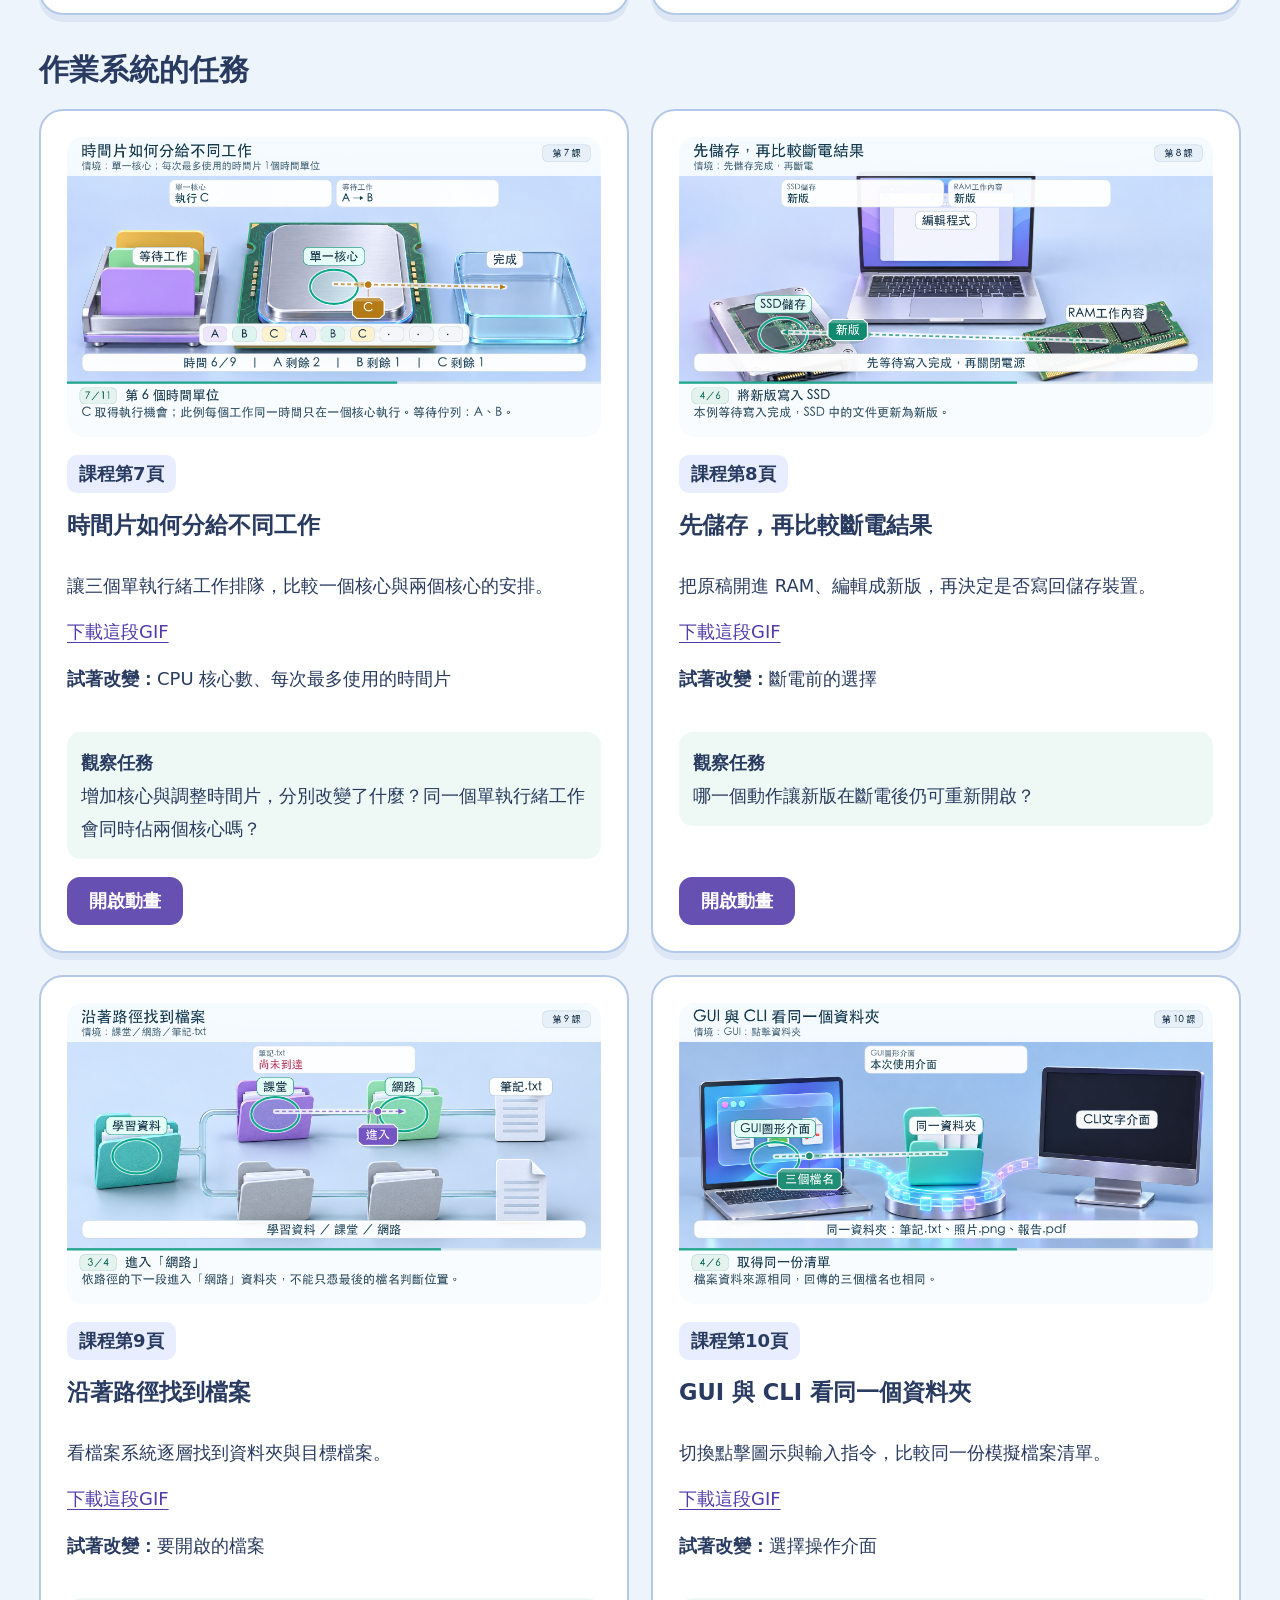
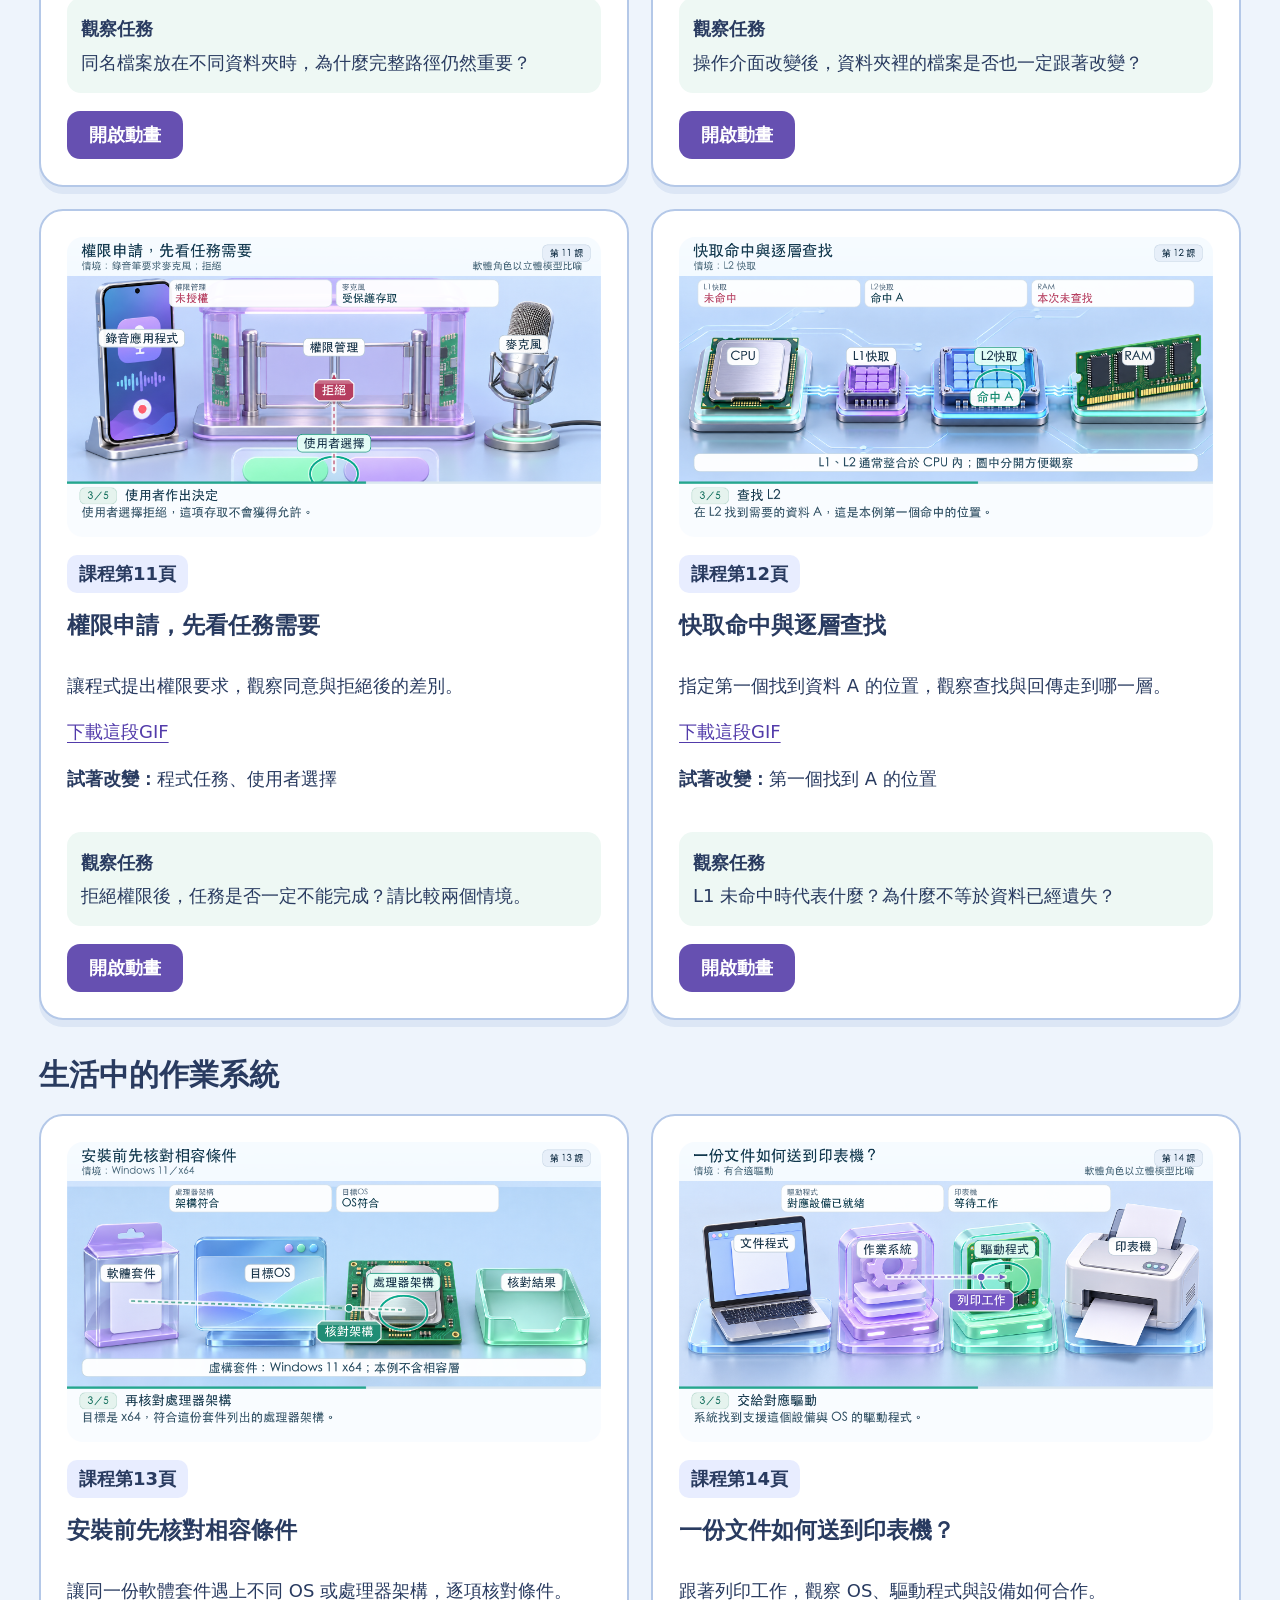
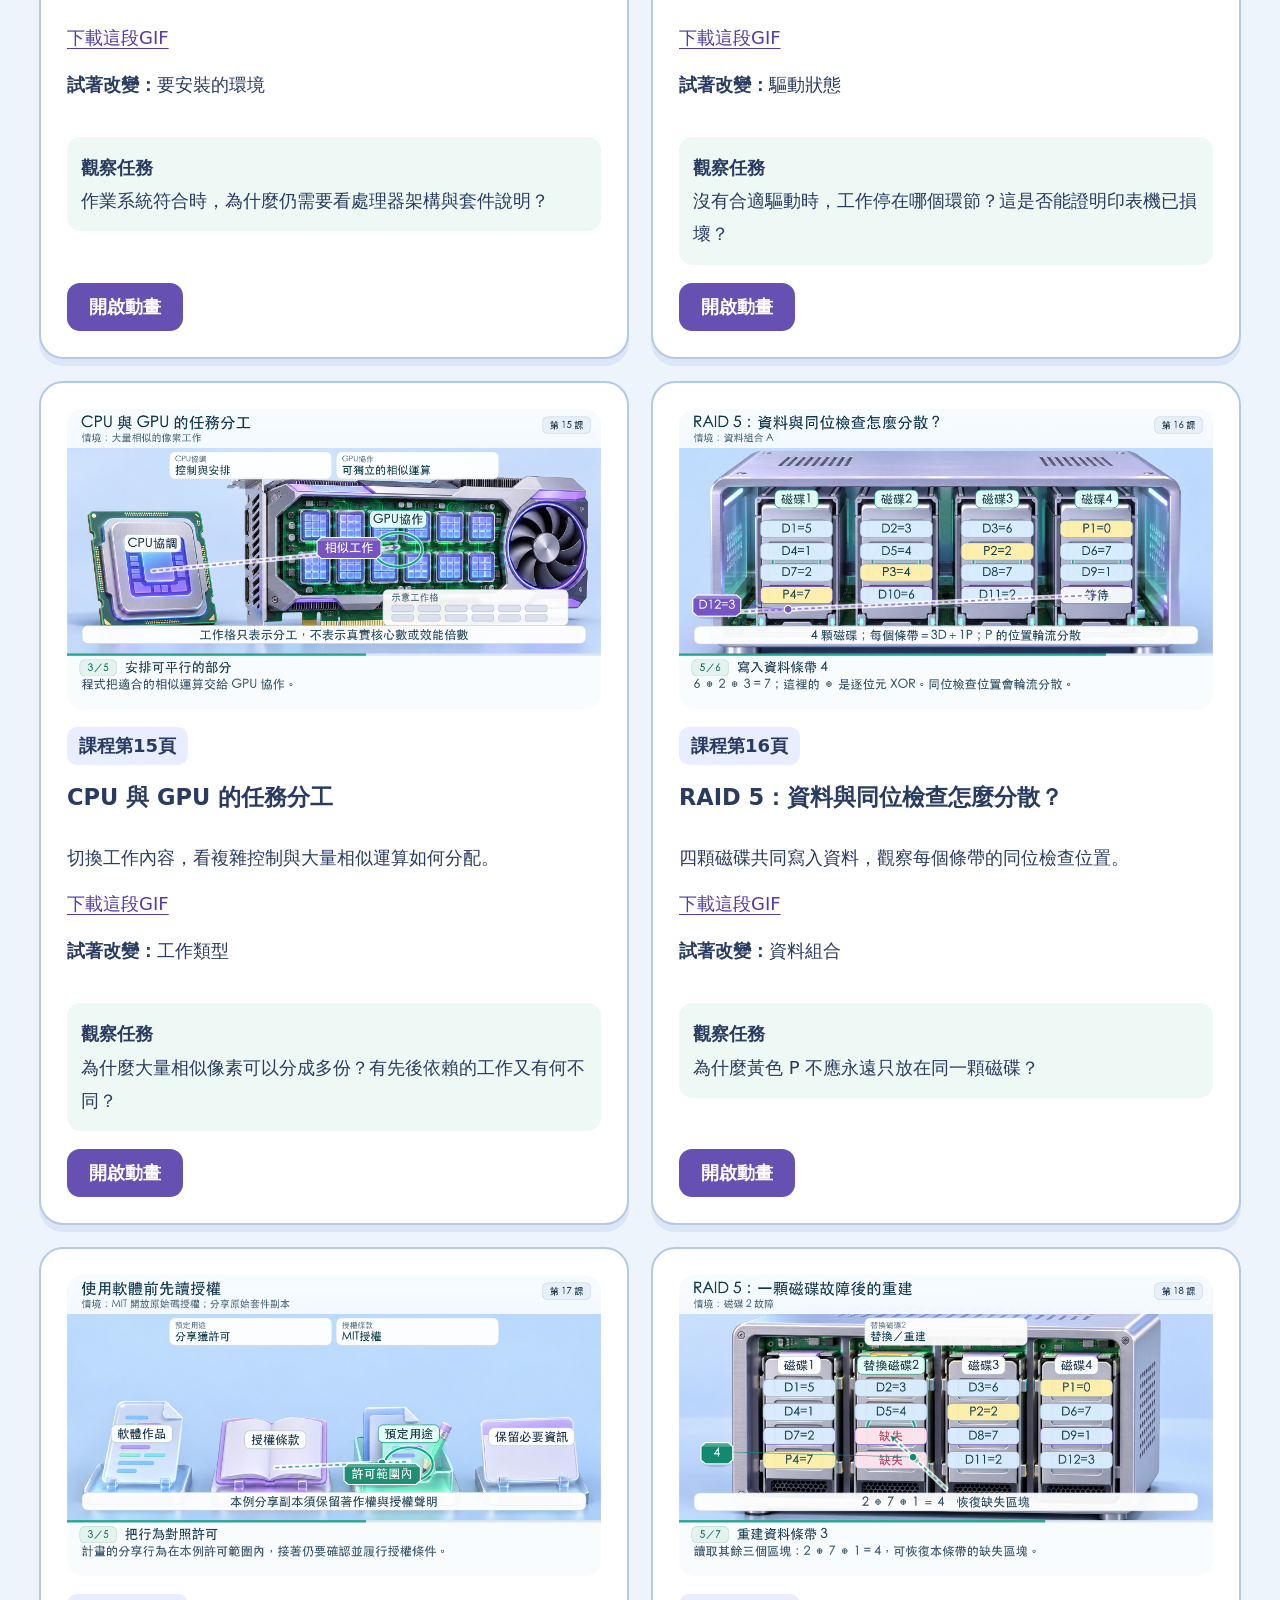
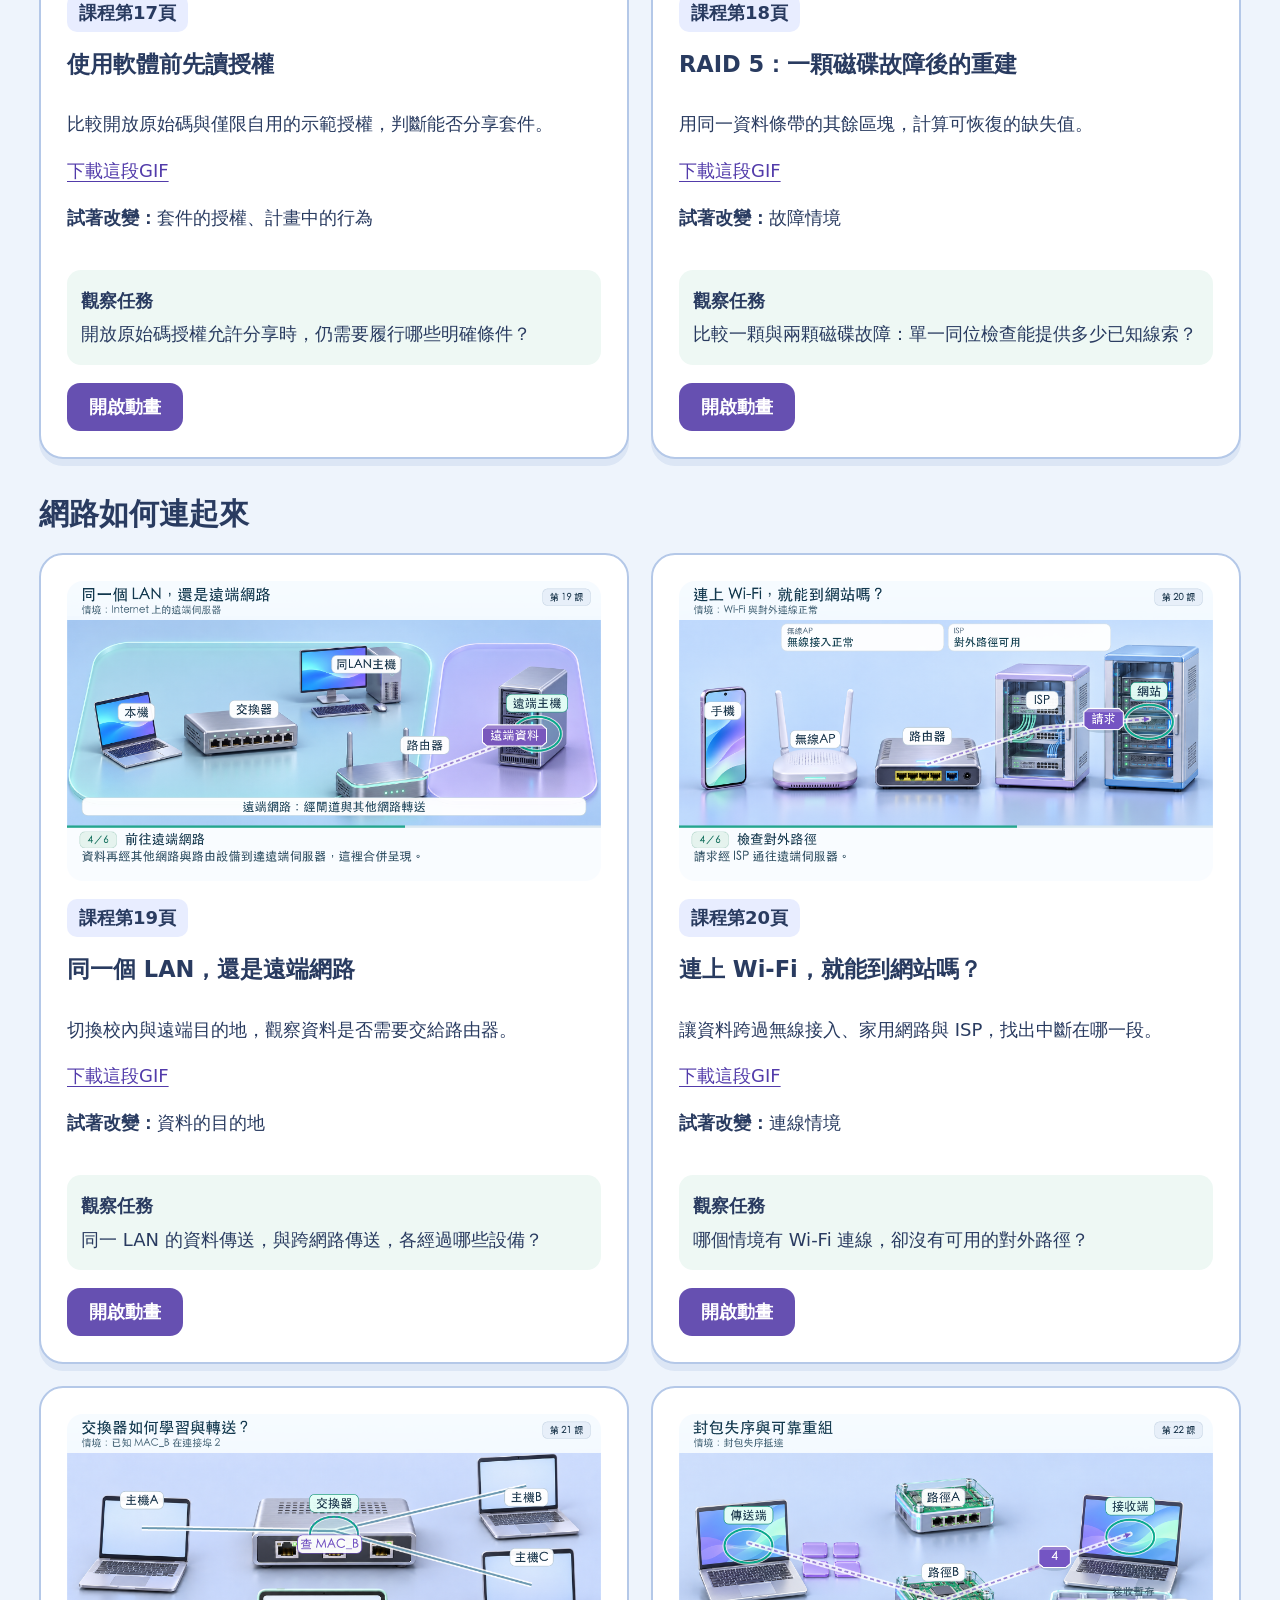
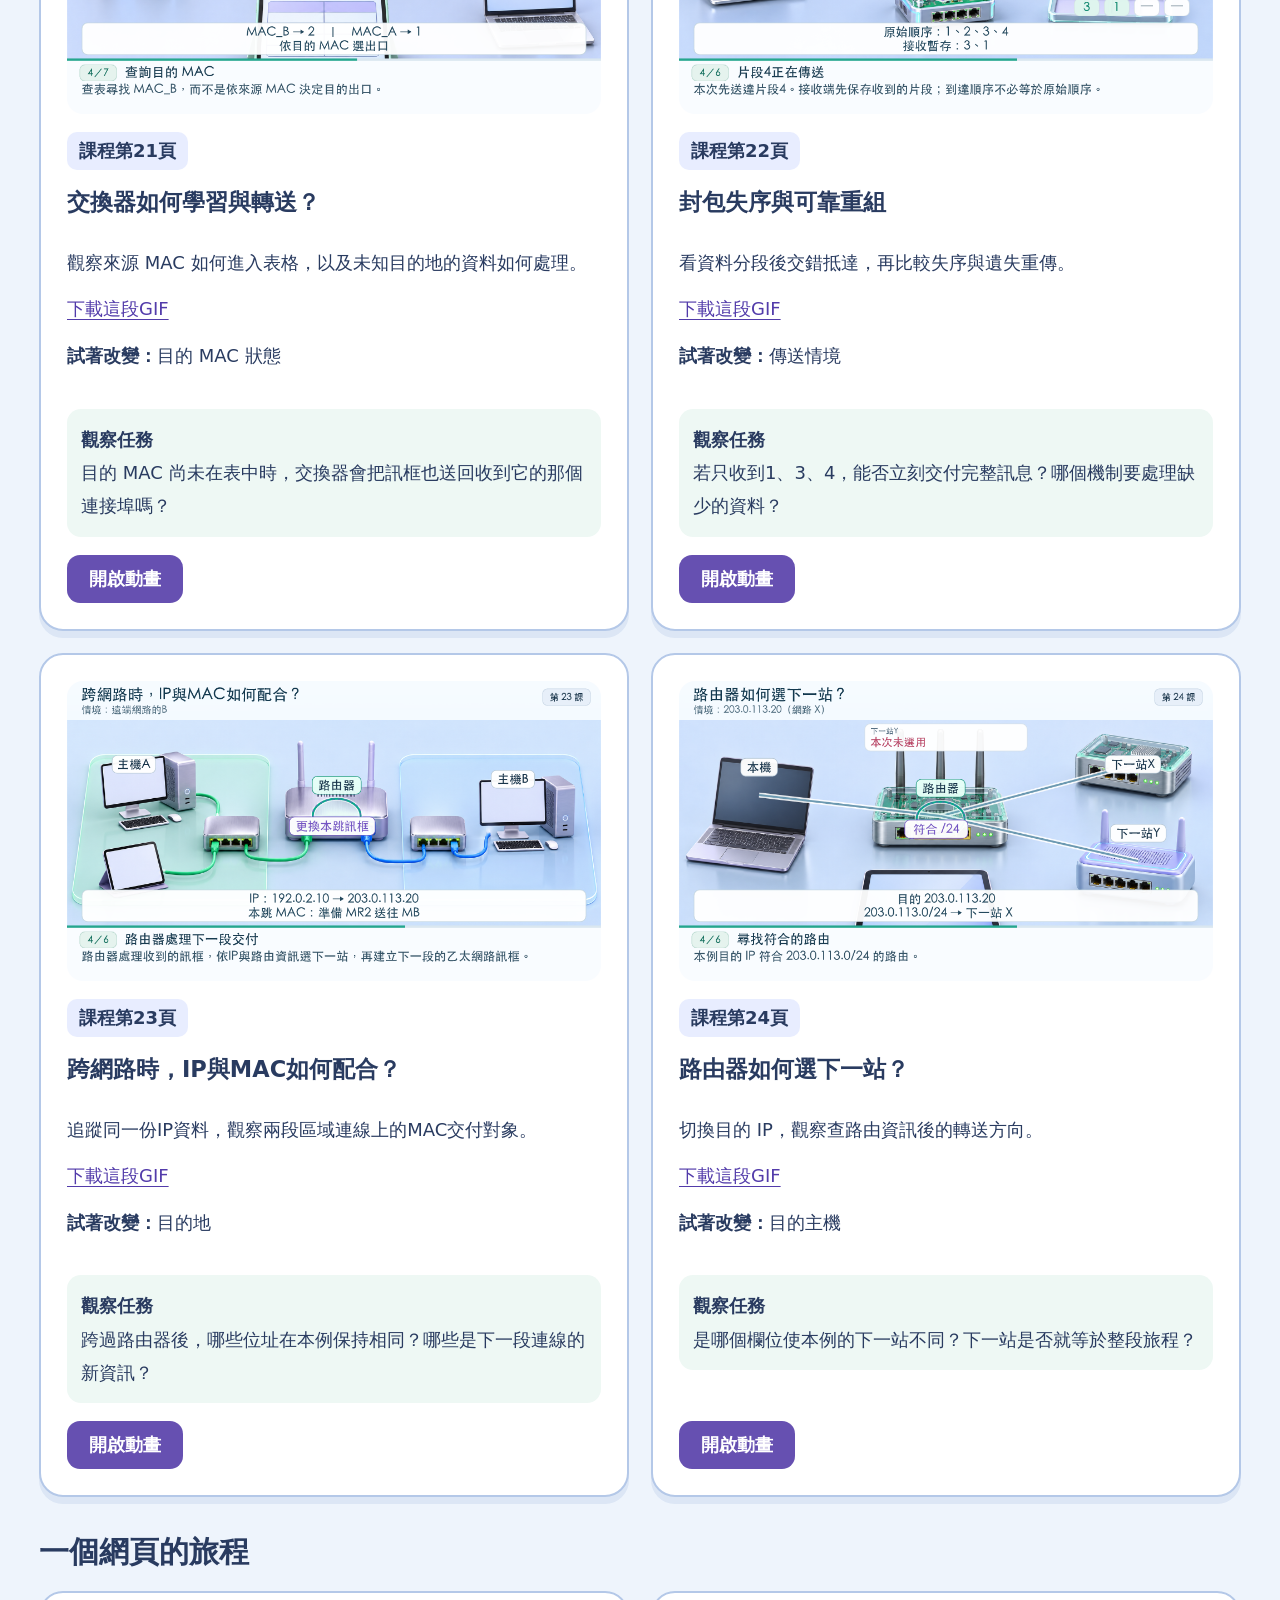
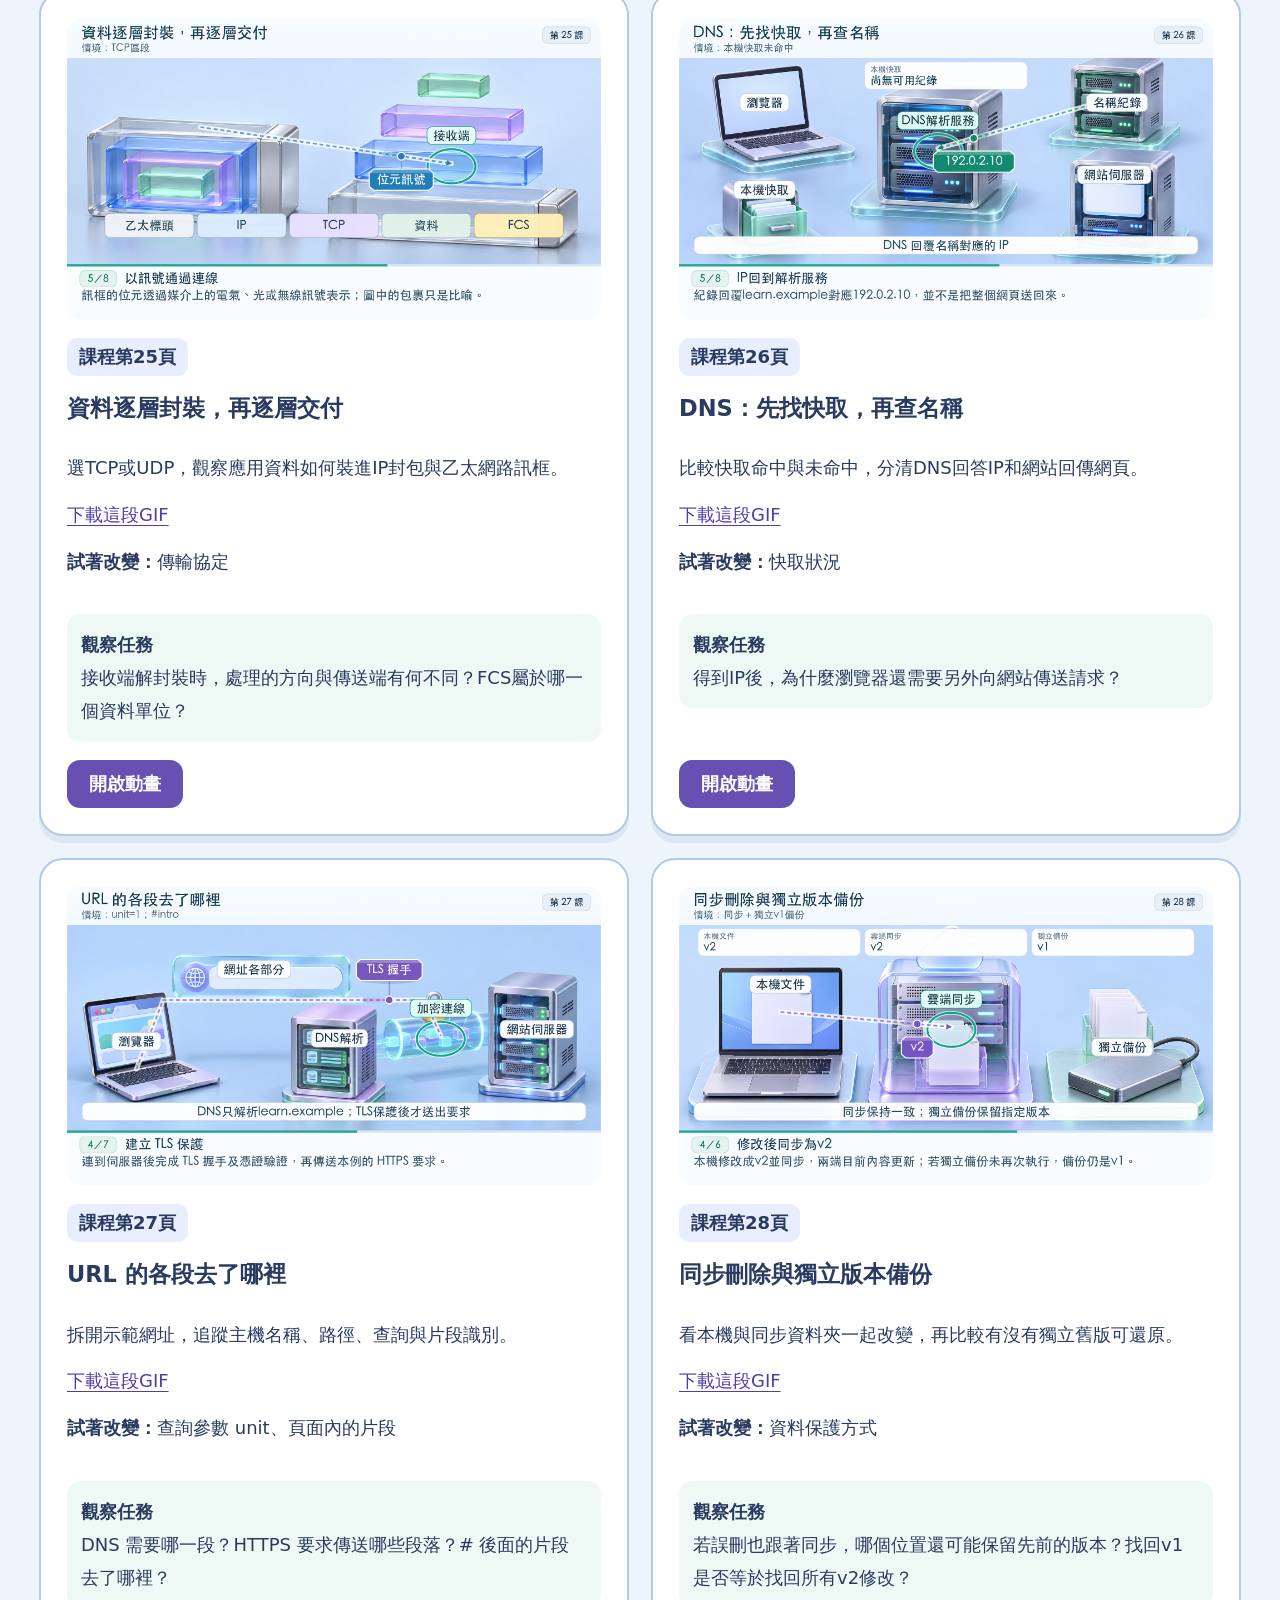
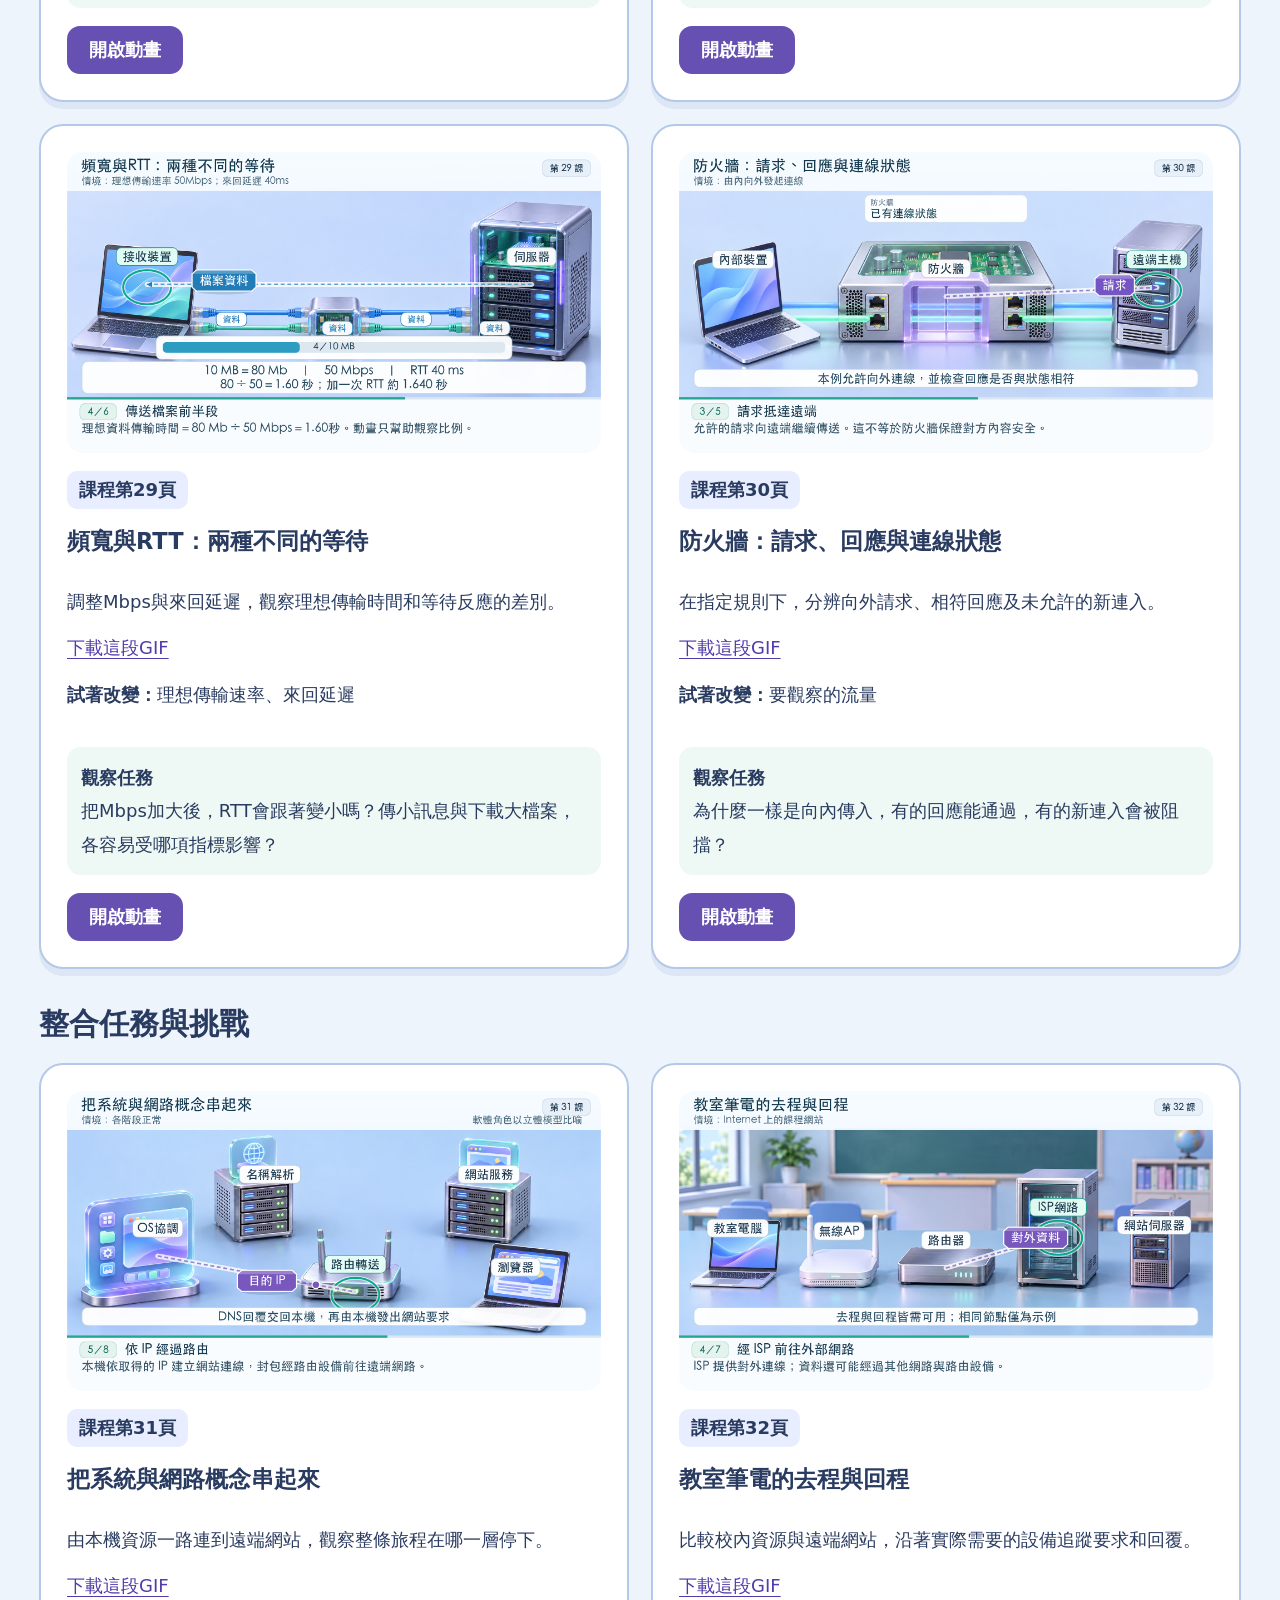
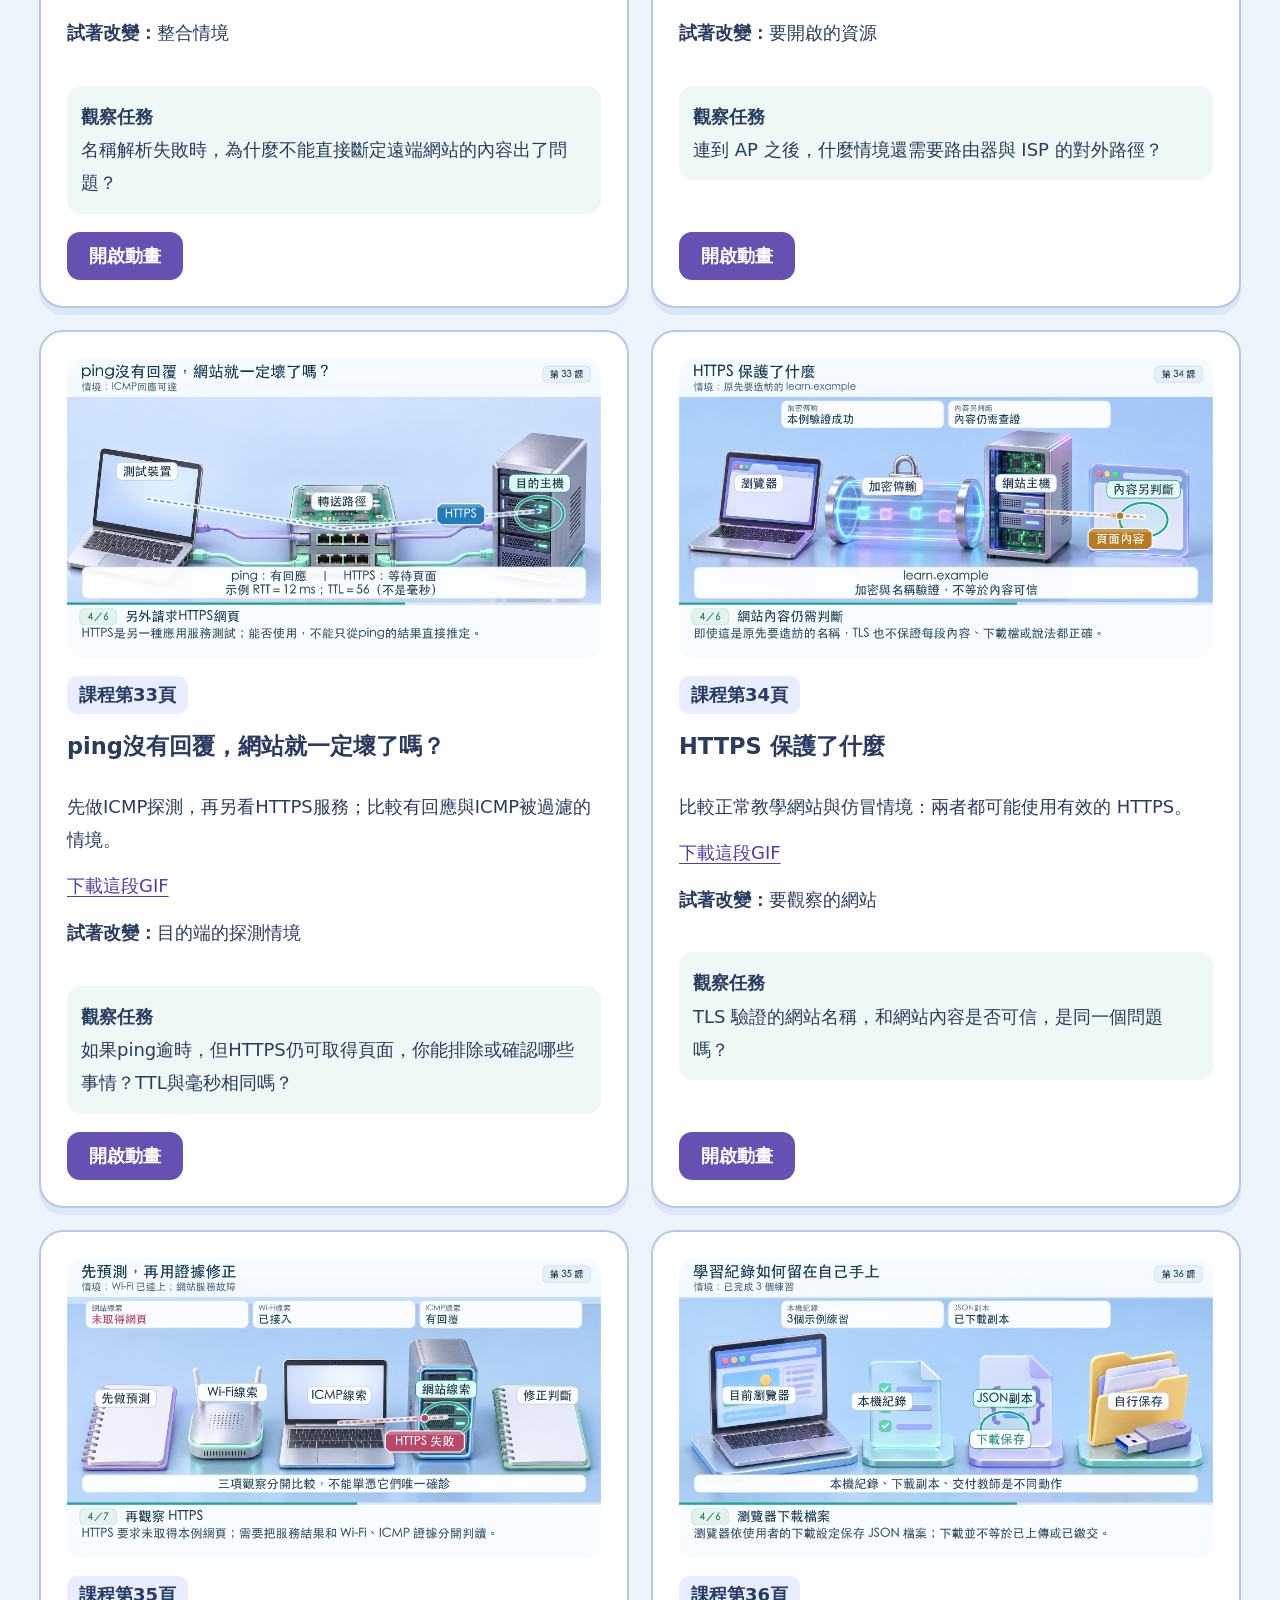
<file: system-network-lab/animations.html>
<!doctype html><html lang="zh-Hant"><head><meta charset="utf-8"><meta name="viewport" content="width=device-width,initial-scale=1"><title>36個動畫實驗｜系統與網路探索站</title><style>
:root{font-family:system-ui,-apple-system,"PingFang TC","Microsoft JhengHei",sans-serif;color:#293b60;background:#eef4fc;font-size:18px}*{box-sizing:border-box}body{margin:0}main{max-width:1250px;margin:auto;padding:32px 24px 65px}header{padding:30px;border:2px solid #a9bfe4;border-radius:28px;background:linear-gradient(120deg,#e8e1ff,#e2f7f0)}h1{font-size:clamp(2rem,4vw,3rem);line-height:1.3;margin:10px 0}h2{font-size:1.65rem;margin:35px 0 18px}h3{font-size:1.25rem;line-height:1.5;margin:16px 0 8px}p{line-height:1.85}a{color:#523baa;text-underline-offset:4px}nav{display:flex;gap:24px;flex-wrap:wrap}.grid{display:grid;grid-template-columns:repeat(2,minmax(0,1fr));gap:22px}article>img{width:100%;height:auto;border-radius:16px;margin-bottom:18px}article{background:#fff;border:2px solid #b4c8e8;border-radius:24px;padding:26px;display:flex;flex-direction:column;align-items:flex-start;box-shadow:0 7px 0 #dce6f5}.tag{background:#e8edff;padding:7px 12px;border-radius:10px;font-weight:700}.task{background:#eef8f4;border-radius:14px;padding:14px;width:100%}.play{display:inline-block;background:#6650b1;color:white;font-weight:750;padding:12px 22px;border-radius:13px;text-decoration:none;margin-top:auto}.tip{padding:20px;background:white;border-radius:18px;margin-top:24px}@media(max-width:720px){main{padding:16px}.grid{grid-template-columns:1fr}header,article{padding:22px}}@media print{.grid{grid-template-columns:1fr 1fr}article{break-inside:avoid;box-shadow:none}.play{color:#293b60;background:none;padding:0}header{background:none}nav{display:none}}
</style></head><body><main><header><nav><a href="index.html">回到學習網站</a><a href="course-plan.html">教師課程安排</a><a href="knowledge-atlas.html">知識圖總覽</a></nav><p>按一下，讓概念動起來</p><h1>36個立體GIF動畫</h1><p>先預測、再播放，最後說出你觀察到的改變。每個主題都有真正會動的GIF，可直接播放或下載；切換逐步互動後，可以前後觀察並調整條件。</p></header><aside class="tip"><p><strong>操作提醒：</strong>「開啟動畫」會直接進入相關課程並播放。動畫中的節奏與圖示是教學示意；請搭配每一步的說明與範圍註記。小螢幕可在概念圖內左右捲動，也可勾選「減少移動效果」。GIF採固定示範情境；暫停會返回概覽圖，再播放從頭開始。GIF播放與互動操作紀錄會收在第36頁的JSON下載中。</p><p>這是36頁課程的輔助總覽，不增加主課程頁數。</p></aside><section><h2>認識系統平台</h2><div class="grid"><article><img src="assets/animations-v8/digital-journey.png?v=8" alt="點一下，網頁如何出現的立體場景" width="960" height="540" loading="lazy"><span class="tag">課程第1頁</span><h3>點一下，網頁如何出現</h3><p>沿著瀏覽器、作業系統、網路與伺服器，追蹤一個日常操作。</p><a href="assets/animations-v8/digital-journey.gif?v=8" download="digital-journey.gif">下載這段GIF</a><p><strong>試著改變：</strong>網站上的操作</p><p class="task"><strong>觀察任務</strong><br>點擊發生在自己的電腦，哪一步需要遠端伺服器協助？</p><a class="play" href="index.html#/lesson/1/sim/digital-journey">開啟動畫</a></article><article><img src="assets/animations-v7/units-journey.png?v=8" alt="五大單元的資料旅程的立體場景" width="960" height="540" loading="lazy"><span class="tag">課程第2頁</span><h3>五大單元的資料旅程</h3><p>看輸入資料進入主機，由 CPU 與記憶單元合作處理，再輸出結果。</p><a href="assets/animations-v7/units-journey.gif?v=8" download="units-journey.gif">下載這段GIF</a><p><strong>試著改變：</strong>這次的任務</p><p class="task"><strong>觀察任務</strong><br>控制單元和算術邏輯單元各做什麼？記憶單元在何時保存資料？</p><a class="play" href="index.html#/lesson/2/sim/units-journey">開啟動畫</a></article><article><img src="assets/animations-v8/software-roles.png?v=8" alt="應用程式與 OS 的分工的立體場景" width="960" height="540" loading="lazy"><span class="tag">課程第3頁</span><h3>應用程式與 OS 的分工</h3><p>選擇編輯或播放工作，觀察應用程式、OS 及硬體各負責什麼。</p><a href="assets/animations-v8/software-roles.gif?v=8" download="software-roles.gif">下載這段GIF</a><p><strong>試著改變：</strong>應用工作</p><p class="task"><strong>觀察任務</strong><br>編輯工具提供的功能，和 OS 管理資源的工作有何不同？</p><a class="play" href="index.html#/lesson/3/sim/software-roles">開啟動畫</a></article><article><img src="assets/animations-v7/os-bridge.png?v=8" alt="應用程式如何請 OS 幫忙的立體場景" width="960" height="540" loading="lazy"><span class="tag">課程第4頁</span><h3>應用程式如何請 OS 幫忙</h3><p>從一個操作開始，追蹤需求如何經過系統服務到達設備。</p><a href="assets/animations-v7/os-bridge.gif?v=8" download="os-bridge.gif">下載這段GIF</a><p><strong>試著改變：</strong>想完成的工作</p><p class="task"><strong>觀察任務</strong><br>應用程式、OS 與硬體之間，各自負責哪一段？</p><a class="play" href="index.html#/lesson/4/sim/os-bridge">開啟動畫</a></article><article><img src="assets/animations-v7/boot-journey.png?v=8" alt="從電源到作業系統的立體場景" width="960" height="540" loading="lazy"><span class="tag">課程第5頁</span><h3>從電源到作業系統</h3><p>選擇啟動情境，看韌體、載入程式和 OS 如何接棒。</p><a href="assets/animations-v7/boot-journey.gif?v=8" download="boot-journey.gif">下載這段GIF</a><p><strong>試著改變：</strong>啟動情境</p><p class="task"><strong>觀察任務</strong><br>POST 發現問題時，為什麼不應直接推定已經進入 OS？</p><a class="play" href="index.html#/lesson/5/sim/boot-journey">開啟動畫</a></article><article><img src="assets/animations-v7/fetch-execute.png?v=8" alt="取指、解碼與執行的立體場景" width="960" height="540" loading="lazy"><span class="tag">課程第6頁</span><h3>取指、解碼與執行</h3><p>把一條簡化指令與它要使用的資料分開追蹤。</p><a href="assets/animations-v7/fetch-execute.gif?v=8" download="fetch-execute.gif">下載這段GIF</a><p><strong>試著改變：</strong>教學指令</p><p class="task"><strong>觀察任務</strong><br>指令和運算資料分別在什麼時候進入 CPU？哪個單元解讀指令？</p><a class="play" href="index.html#/lesson/6/sim/fetch-execute">開啟動畫</a></article></div></section><section><h2>作業系統的任務</h2><div class="grid"><article><img src="assets/animations-v7/time-slices.png?v=8" alt="時間片如何分給不同工作的立體場景" width="960" height="540" loading="lazy"><span class="tag">課程第7頁</span><h3>時間片如何分給不同工作</h3><p>讓三個單執行緒工作排隊，比較一個核心與兩個核心的安排。</p><a href="assets/animations-v7/time-slices.gif?v=8" download="time-slices.gif">下載這段GIF</a><p><strong>試著改變：</strong>CPU 核心數、每次最多使用的時間片</p><p class="task"><strong>觀察任務</strong><br>增加核心與調整時間片，分別改變了什麼？同一個單執行緒工作會同時佔兩個核心嗎？</p><a class="play" href="index.html#/lesson/7/sim/time-slices">開啟動畫</a></article><article><img src="assets/animations-v7/save-power.png?v=8" alt="先儲存，再比較斷電結果的立體場景" width="960" height="540" loading="lazy"><span class="tag">課程第8頁</span><h3>先儲存，再比較斷電結果</h3><p>把原稿開進 RAM、編輯成新版，再決定是否寫回儲存裝置。</p><a href="assets/animations-v7/save-power.gif?v=8" download="save-power.gif">下載這段GIF</a><p><strong>試著改變：</strong>斷電前的選擇</p><p class="task"><strong>觀察任務</strong><br>哪一個動作讓新版在斷電後仍可重新開啟？</p><a class="play" href="index.html#/lesson/8/sim/save-power">開啟動畫</a></article><article><img src="assets/animations-v7/file-path.png?v=8" alt="沿著路徑找到檔案的立體場景" width="960" height="540" loading="lazy"><span class="tag">課程第9頁</span><h3>沿著路徑找到檔案</h3><p>看檔案系統逐層找到資料夾與目標檔案。</p><a href="assets/animations-v7/file-path.gif?v=8" download="file-path.gif">下載這段GIF</a><p><strong>試著改變：</strong>要開啟的檔案</p><p class="task"><strong>觀察任務</strong><br>同名檔案放在不同資料夾時，為什麼完整路徑仍然重要？</p><a class="play" href="index.html#/lesson/9/sim/file-path">開啟動畫</a></article><article><img src="assets/animations-v8/gui-cli.png?v=8" alt="GUI 與 CLI 看同一個資料夾的立體場景" width="960" height="540" loading="lazy"><span class="tag">課程第10頁</span><h3>GUI 與 CLI 看同一個資料夾</h3><p>切換點擊圖示與輸入指令，比較同一份模擬檔案清單。</p><a href="assets/animations-v8/gui-cli.gif?v=8" download="gui-cli.gif">下載這段GIF</a><p><strong>試著改變：</strong>選擇操作介面</p><p class="task"><strong>觀察任務</strong><br>操作介面改變後，資料夾裡的檔案是否也一定跟著改變？</p><a class="play" href="index.html#/lesson/10/sim/gui-cli">開啟動畫</a></article><article><img src="assets/animations-v7/permission-gate.png?v=8" alt="權限申請，先看任務需要的立體場景" width="960" height="540" loading="lazy"><span class="tag">課程第11頁</span><h3>權限申請，先看任務需要</h3><p>讓程式提出權限要求，觀察同意與拒絕後的差別。</p><a href="assets/animations-v7/permission-gate.gif?v=8" download="permission-gate.gif">下載這段GIF</a><p><strong>試著改變：</strong>程式任務、使用者選擇</p><p class="task"><strong>觀察任務</strong><br>拒絕權限後，任務是否一定不能完成？請比較兩個情境。</p><a class="play" href="index.html#/lesson/11/sim/permission-gate">開啟動畫</a></article><article><img src="assets/animations-v7/cache-lookup.png?v=8" alt="快取命中與逐層查找的立體場景" width="960" height="540" loading="lazy"><span class="tag">課程第12頁</span><h3>快取命中與逐層查找</h3><p>指定第一個找到資料 A 的位置，觀察查找與回傳走到哪一層。</p><a href="assets/animations-v7/cache-lookup.gif?v=8" download="cache-lookup.gif">下載這段GIF</a><p><strong>試著改變：</strong>第一個找到 A 的位置</p><p class="task"><strong>觀察任務</strong><br>L1 未命中時代表什麼？為什麼不等於資料已經遺失？</p><a class="play" href="index.html#/lesson/12/sim/cache-lookup">開啟動畫</a></article></div></section><section><h2>生活中的作業系統</h2><div class="grid"><article><img src="assets/animations-v8/os-compatibility.png?v=8" alt="安裝前先核對相容條件的立體場景" width="960" height="540" loading="lazy"><span class="tag">課程第13頁</span><h3>安裝前先核對相容條件</h3><p>讓同一份軟體套件遇上不同 OS 或處理器架構，逐項核對條件。</p><a href="assets/animations-v8/os-compatibility.gif?v=8" download="os-compatibility.gif">下載這段GIF</a><p><strong>試著改變：</strong>要安裝的環境</p><p class="task"><strong>觀察任務</strong><br>作業系統符合時，為什麼仍需要看處理器架構與套件說明？</p><a class="play" href="index.html#/lesson/13/sim/os-compatibility">開啟動畫</a></article><article><img src="assets/animations-v7/driver-print.png?v=8" alt="一份文件如何送到印表機？的立體場景" width="960" height="540" loading="lazy"><span class="tag">課程第14頁</span><h3>一份文件如何送到印表機？</h3><p>跟著列印工作，觀察 OS、驅動程式與設備如何合作。</p><a href="assets/animations-v7/driver-print.gif?v=8" download="driver-print.gif">下載這段GIF</a><p><strong>試著改變：</strong>驅動狀態</p><p class="task"><strong>觀察任務</strong><br>沒有合適驅動時，工作停在哪個環節？這是否能證明印表機已損壞？</p><a class="play" href="index.html#/lesson/14/sim/driver-print">開啟動畫</a></article><article><img src="assets/animations-v7/cpu-gpu.png?v=8" alt="CPU 與 GPU 的任務分工的立體場景" width="960" height="540" loading="lazy"><span class="tag">課程第15頁</span><h3>CPU 與 GPU 的任務分工</h3><p>切換工作內容，看複雜控制與大量相似運算如何分配。</p><a href="assets/animations-v7/cpu-gpu.gif?v=8" download="cpu-gpu.gif">下載這段GIF</a><p><strong>試著改變：</strong>工作類型</p><p class="task"><strong>觀察任務</strong><br>為什麼大量相似像素可以分成多份？有先後依賴的工作又有何不同？</p><a class="play" href="index.html#/lesson/15/sim/cpu-gpu">開啟動畫</a></article><article><img src="assets/animations-v7/raid-write.png?v=8" alt="RAID 5：資料與同位檢查怎麼分散？的立體場景" width="960" height="540" loading="lazy"><span class="tag">課程第16頁</span><h3>RAID 5：資料與同位檢查怎麼分散？</h3><p>四顆磁碟共同寫入資料，觀察每個條帶的同位檢查位置。</p><a href="assets/animations-v7/raid-write.gif?v=8" download="raid-write.gif">下載這段GIF</a><p><strong>試著改變：</strong>資料組合</p><p class="task"><strong>觀察任務</strong><br>為什麼黃色 P 不應永遠只放在同一顆磁碟？</p><a class="play" href="index.html#/lesson/16/sim/raid-write">開啟動畫</a></article><article><img src="assets/animations-v8/license-check.png?v=8" alt="使用軟體前先讀授權的立體場景" width="960" height="540" loading="lazy"><span class="tag">課程第17頁</span><h3>使用軟體前先讀授權</h3><p>比較開放原始碼與僅限自用的示範授權，判斷能否分享套件。</p><a href="assets/animations-v8/license-check.gif?v=8" download="license-check.gif">下載這段GIF</a><p><strong>試著改變：</strong>套件的授權、計畫中的行為</p><p class="task"><strong>觀察任務</strong><br>開放原始碼授權允許分享時，仍需要履行哪些明確條件？</p><a class="play" href="index.html#/lesson/17/sim/license-check">開啟動畫</a></article><article><img src="assets/animations-v7/raid-rebuild.png?v=8" alt="RAID 5：一顆磁碟故障後的重建的立體場景" width="960" height="540" loading="lazy"><span class="tag">課程第18頁</span><h3>RAID 5：一顆磁碟故障後的重建</h3><p>用同一資料條帶的其餘區塊，計算可恢復的缺失值。</p><a href="assets/animations-v7/raid-rebuild.gif?v=8" download="raid-rebuild.gif">下載這段GIF</a><p><strong>試著改變：</strong>故障情境</p><p class="task"><strong>觀察任務</strong><br>比較一顆與兩顆磁碟故障：單一同位檢查能提供多少已知線索？</p><a class="play" href="index.html#/lesson/18/sim/raid-rebuild">開啟動畫</a></article></div></section><section><h2>網路如何連起來</h2><div class="grid"><article><img src="assets/animations-v8/lan-wan.png?v=8" alt="同一個 LAN，還是遠端網路的立體場景" width="960" height="540" loading="lazy"><span class="tag">課程第19頁</span><h3>同一個 LAN，還是遠端網路</h3><p>切換校內與遠端目的地，觀察資料是否需要交給路由器。</p><a href="assets/animations-v8/lan-wan.gif?v=8" download="lan-wan.gif">下載這段GIF</a><p><strong>試著改變：</strong>資料的目的地</p><p class="task"><strong>觀察任務</strong><br>同一 LAN 的資料傳送，與跨網路傳送，各經過哪些設備？</p><a class="play" href="index.html#/lesson/19/sim/lan-wan">開啟動畫</a></article><article><img src="assets/animations-v7/wifi-internet.png?v=8" alt="連上 Wi-Fi，就能到網站嗎？的立體場景" width="960" height="540" loading="lazy"><span class="tag">課程第20頁</span><h3>連上 Wi-Fi，就能到網站嗎？</h3><p>讓資料跨過無線接入、家用網路與 ISP，找出中斷在哪一段。</p><a href="assets/animations-v7/wifi-internet.gif?v=8" download="wifi-internet.gif">下載這段GIF</a><p><strong>試著改變：</strong>連線情境</p><p class="task"><strong>觀察任務</strong><br>哪個情境有 Wi-Fi 連線，卻沒有可用的對外路徑？</p><a class="play" href="index.html#/lesson/20/sim/wifi-internet">開啟動畫</a></article><article><img src="assets/animations-v7/switch-learning.png?v=8" alt="交換器如何學習與轉送？的立體場景" width="960" height="540" loading="lazy"><span class="tag">課程第21頁</span><h3>交換器如何學習與轉送？</h3><p>觀察來源 MAC 如何進入表格，以及未知目的地的資料如何處理。</p><a href="assets/animations-v7/switch-learning.gif?v=8" download="switch-learning.gif">下載這段GIF</a><p><strong>試著改變：</strong>目的 MAC 狀態</p><p class="task"><strong>觀察任務</strong><br>目的 MAC 尚未在表中時，交換器會把訊框也送回收到它的那個連接埠嗎？</p><a class="play" href="index.html#/lesson/21/sim/switch-learning">開啟動畫</a></article><article><img src="assets/animations-v7/packet-reassembly.png?v=8" alt="封包失序與可靠重組的立體場景" width="960" height="540" loading="lazy"><span class="tag">課程第22頁</span><h3>封包失序與可靠重組</h3><p>看資料分段後交錯抵達，再比較失序與遺失重傳。</p><a href="assets/animations-v7/packet-reassembly.gif?v=8" download="packet-reassembly.gif">下載這段GIF</a><p><strong>試著改變：</strong>傳送情境</p><p class="task"><strong>觀察任務</strong><br>若只收到1、3、4，能否立刻交付完整訊息？哪個機制要處理缺少的資料？</p><a class="play" href="index.html#/lesson/22/sim/packet-reassembly">開啟動畫</a></article><article><img src="assets/animations-v7/ip-mac-hops.png?v=8" alt="跨網路時，IP與MAC如何配合？的立體場景" width="960" height="540" loading="lazy"><span class="tag">課程第23頁</span><h3>跨網路時，IP與MAC如何配合？</h3><p>追蹤同一份IP資料，觀察兩段區域連線上的MAC交付對象。</p><a href="assets/animations-v7/ip-mac-hops.gif?v=8" download="ip-mac-hops.gif">下載這段GIF</a><p><strong>試著改變：</strong>目的地</p><p class="task"><strong>觀察任務</strong><br>跨過路由器後，哪些位址在本例保持相同？哪些是下一段連線的新資訊？</p><a class="play" href="index.html#/lesson/23/sim/ip-mac-hops">開啟動畫</a></article><article><img src="assets/animations-v7/router-next-hop.png?v=8" alt="路由器如何選下一站？的立體場景" width="960" height="540" loading="lazy"><span class="tag">課程第24頁</span><h3>路由器如何選下一站？</h3><p>切換目的 IP，觀察查路由資訊後的轉送方向。</p><a href="assets/animations-v7/router-next-hop.gif?v=8" download="router-next-hop.gif">下載這段GIF</a><p><strong>試著改變：</strong>目的主機</p><p class="task"><strong>觀察任務</strong><br>是哪個欄位使本例的下一站不同？下一站是否就等於整段旅程？</p><a class="play" href="index.html#/lesson/24/sim/router-next-hop">開啟動畫</a></article></div></section><section><h2>一個網頁的旅程</h2><div class="grid"><article><img src="assets/animations-v7/encapsulation.png?v=8" alt="資料逐層封裝，再逐層交付的立體場景" width="960" height="540" loading="lazy"><span class="tag">課程第25頁</span><h3>資料逐層封裝，再逐層交付</h3><p>選TCP或UDP，觀察應用資料如何裝進IP封包與乙太網路訊框。</p><a href="assets/animations-v7/encapsulation.gif?v=8" download="encapsulation.gif">下載這段GIF</a><p><strong>試著改變：</strong>傳輸協定</p><p class="task"><strong>觀察任務</strong><br>接收端解封裝時，處理的方向與傳送端有何不同？FCS屬於哪一個資料單位？</p><a class="play" href="index.html#/lesson/25/sim/encapsulation">開啟動畫</a></article><article><img src="assets/animations-v7/dns-cache.png?v=8" alt="DNS：先找快取，再查名稱的立體場景" width="960" height="540" loading="lazy"><span class="tag">課程第26頁</span><h3>DNS：先找快取，再查名稱</h3><p>比較快取命中與未命中，分清DNS回答IP和網站回傳網頁。</p><a href="assets/animations-v7/dns-cache.gif?v=8" download="dns-cache.gif">下載這段GIF</a><p><strong>試著改變：</strong>快取狀況</p><p class="task"><strong>觀察任務</strong><br>得到IP後，為什麼瀏覽器還需要另外向網站傳送請求？</p><a class="play" href="index.html#/lesson/26/sim/dns-cache">開啟動畫</a></article><article><img src="assets/animations-v8/url-request.png?v=8" alt="URL 的各段去了哪裡的立體場景" width="960" height="540" loading="lazy"><span class="tag">課程第27頁</span><h3>URL 的各段去了哪裡</h3><p>拆開示範網址，追蹤主機名稱、路徑、查詢與片段識別。</p><a href="assets/animations-v8/url-request.gif?v=8" download="url-request.gif">下載這段GIF</a><p><strong>試著改變：</strong>查詢參數 unit、頁面內的片段</p><p class="task"><strong>觀察任務</strong><br>DNS 需要哪一段？HTTPS 要求傳送哪些段落？# 後面的片段去了哪裡？</p><a class="play" href="index.html#/lesson/27/sim/url-request">開啟動畫</a></article><article><img src="assets/animations-v7/cloud-sync.png?v=8" alt="同步刪除與獨立版本備份的立體場景" width="960" height="540" loading="lazy"><span class="tag">課程第28頁</span><h3>同步刪除與獨立版本備份</h3><p>看本機與同步資料夾一起改變，再比較有沒有獨立舊版可還原。</p><a href="assets/animations-v7/cloud-sync.gif?v=8" download="cloud-sync.gif">下載這段GIF</a><p><strong>試著改變：</strong>資料保護方式</p><p class="task"><strong>觀察任務</strong><br>若誤刪也跟著同步，哪個位置還可能保留先前的版本？找回v1是否等於找回所有v2修改？</p><a class="play" href="index.html#/lesson/28/sim/cloud-sync">開啟動畫</a></article><article><img src="assets/animations-v7/bandwidth-delay.png?v=8" alt="頻寬與RTT：兩種不同的等待的立體場景" width="960" height="540" loading="lazy"><span class="tag">課程第29頁</span><h3>頻寬與RTT：兩種不同的等待</h3><p>調整Mbps與來回延遲，觀察理想傳輸時間和等待反應的差別。</p><a href="assets/animations-v7/bandwidth-delay.gif?v=8" download="bandwidth-delay.gif">下載這段GIF</a><p><strong>試著改變：</strong>理想傳輸速率、來回延遲</p><p class="task"><strong>觀察任務</strong><br>把Mbps加大後，RTT會跟著變小嗎？傳小訊息與下載大檔案，各容易受哪項指標影響？</p><a class="play" href="index.html#/lesson/29/sim/bandwidth-delay">開啟動畫</a></article><article><img src="assets/animations-v7/firewall-state.png?v=8" alt="防火牆：請求、回應與連線狀態的立體場景" width="960" height="540" loading="lazy"><span class="tag">課程第30頁</span><h3>防火牆：請求、回應與連線狀態</h3><p>在指定規則下，分辨向外請求、相符回應及未允許的新連入。</p><a href="assets/animations-v7/firewall-state.gif?v=8" download="firewall-state.gif">下載這段GIF</a><p><strong>試著改變：</strong>要觀察的流量</p><p class="task"><strong>觀察任務</strong><br>為什麼一樣是向內傳入，有的回應能通過，有的新連入會被阻擋？</p><a class="play" href="index.html#/lesson/30/sim/firewall-state">開啟動畫</a></article></div></section><section><h2>整合任務與挑戰</h2><div class="grid"><article><img src="assets/animations-v8/concept-map-journey.png?v=8" alt="把系統與網路概念串起來的立體場景" width="960" height="540" loading="lazy"><span class="tag">課程第31頁</span><h3>把系統與網路概念串起來</h3><p>由本機資源一路連到遠端網站，觀察整條旅程在哪一層停下。</p><a href="assets/animations-v8/concept-map-journey.gif?v=8" download="concept-map-journey.gif">下載這段GIF</a><p><strong>試著改變：</strong>整合情境</p><p class="task"><strong>觀察任務</strong><br>名稱解析失敗時，為什麼不能直接斷定遠端網站的內容出了問題？</p><a class="play" href="index.html#/lesson/31/sim/concept-map-journey">開啟動畫</a></article><article><img src="assets/animations-v8/classroom-route.png?v=8" alt="教室筆電的去程與回程的立體場景" width="960" height="540" loading="lazy"><span class="tag">課程第32頁</span><h3>教室筆電的去程與回程</h3><p>比較校內資源與遠端網站，沿著實際需要的設備追蹤要求和回覆。</p><a href="assets/animations-v8/classroom-route.gif?v=8" download="classroom-route.gif">下載這段GIF</a><p><strong>試著改變：</strong>要開啟的資源</p><p class="task"><strong>觀察任務</strong><br>連到 AP 之後，什麼情境還需要路由器與 ISP 的對外路徑？</p><a class="play" href="index.html#/lesson/32/sim/classroom-route">開啟動畫</a></article><article><img src="assets/animations-v7/icmp-diagnostics.png?v=8" alt="ping沒有回覆，網站就一定壞了嗎？的立體場景" width="960" height="540" loading="lazy"><span class="tag">課程第33頁</span><h3>ping沒有回覆，網站就一定壞了嗎？</h3><p>先做ICMP探測，再另看HTTPS服務；比較有回應與ICMP被過濾的情境。</p><a href="assets/animations-v7/icmp-diagnostics.gif?v=8" download="icmp-diagnostics.gif">下載這段GIF</a><p><strong>試著改變：</strong>目的端的探測情境</p><p class="task"><strong>觀察任務</strong><br>如果ping逾時，但HTTPS仍可取得頁面，你能排除或確認哪些事情？TTL與毫秒相同嗎？</p><a class="play" href="index.html#/lesson/33/sim/icmp-diagnostics">開啟動畫</a></article><article><img src="assets/animations-v8/https-trust.png?v=8" alt="HTTPS 保護了什麼的立體場景" width="960" height="540" loading="lazy"><span class="tag">課程第34頁</span><h3>HTTPS 保護了什麼</h3><p>比較正常教學網站與仿冒情境：兩者都可能使用有效的 HTTPS。</p><a href="assets/animations-v8/https-trust.gif?v=8" download="https-trust.gif">下載這段GIF</a><p><strong>試著改變：</strong>要觀察的網站</p><p class="task"><strong>觀察任務</strong><br>TLS 驗證的網站名稱，和網站內容是否可信，是同一個問題嗎？</p><a class="play" href="index.html#/lesson/34/sim/https-trust">開啟動畫</a></article><article><img src="assets/animations-v8/review-transfer.png?v=8" alt="先預測，再用證據修正的立體場景" width="960" height="540" loading="lazy"><span class="tag">課程第35頁</span><h3>先預測，再用證據修正</h3><p>面對網站問題，把 Wi-Fi、ping 與 HTTPS 的證據分開比較。</p><a href="assets/animations-v8/review-transfer.gif?v=8" download="review-transfer.gif">下載這段GIF</a><p><strong>試著改變：</strong>選擇診斷案例</p><p class="task"><strong>觀察任務</strong><br>哪項觀察支持你的解釋？還有哪種不同原因也可能產生類似現象？</p><a class="play" href="index.html#/lesson/35/sim/review-transfer">開啟動畫</a></article><article><img src="assets/animations-v8/learning-export.png?v=8" alt="學習紀錄如何留在自己手上的立體場景" width="960" height="540" loading="lazy"><span class="tag">課程第36頁</span><h3>學習紀錄如何留在自己手上</h3><p>追蹤瀏覽器內的示範學習紀錄，如何變成可自行保存的 JSON 檔。</p><a href="assets/animations-v8/learning-export.gif?v=8" download="learning-export.gif">下載這段GIF</a><p><strong>試著改變：</strong>示範紀錄</p><p class="task"><strong>觀察任務</strong><br>本機紀錄、下載檔案與交給老師，是哪三個不同的動作？</p><a class="play" href="index.html#/lesson/36/sim/learning-export">開啟動畫</a></article></div></section></main></body></html>
</file>
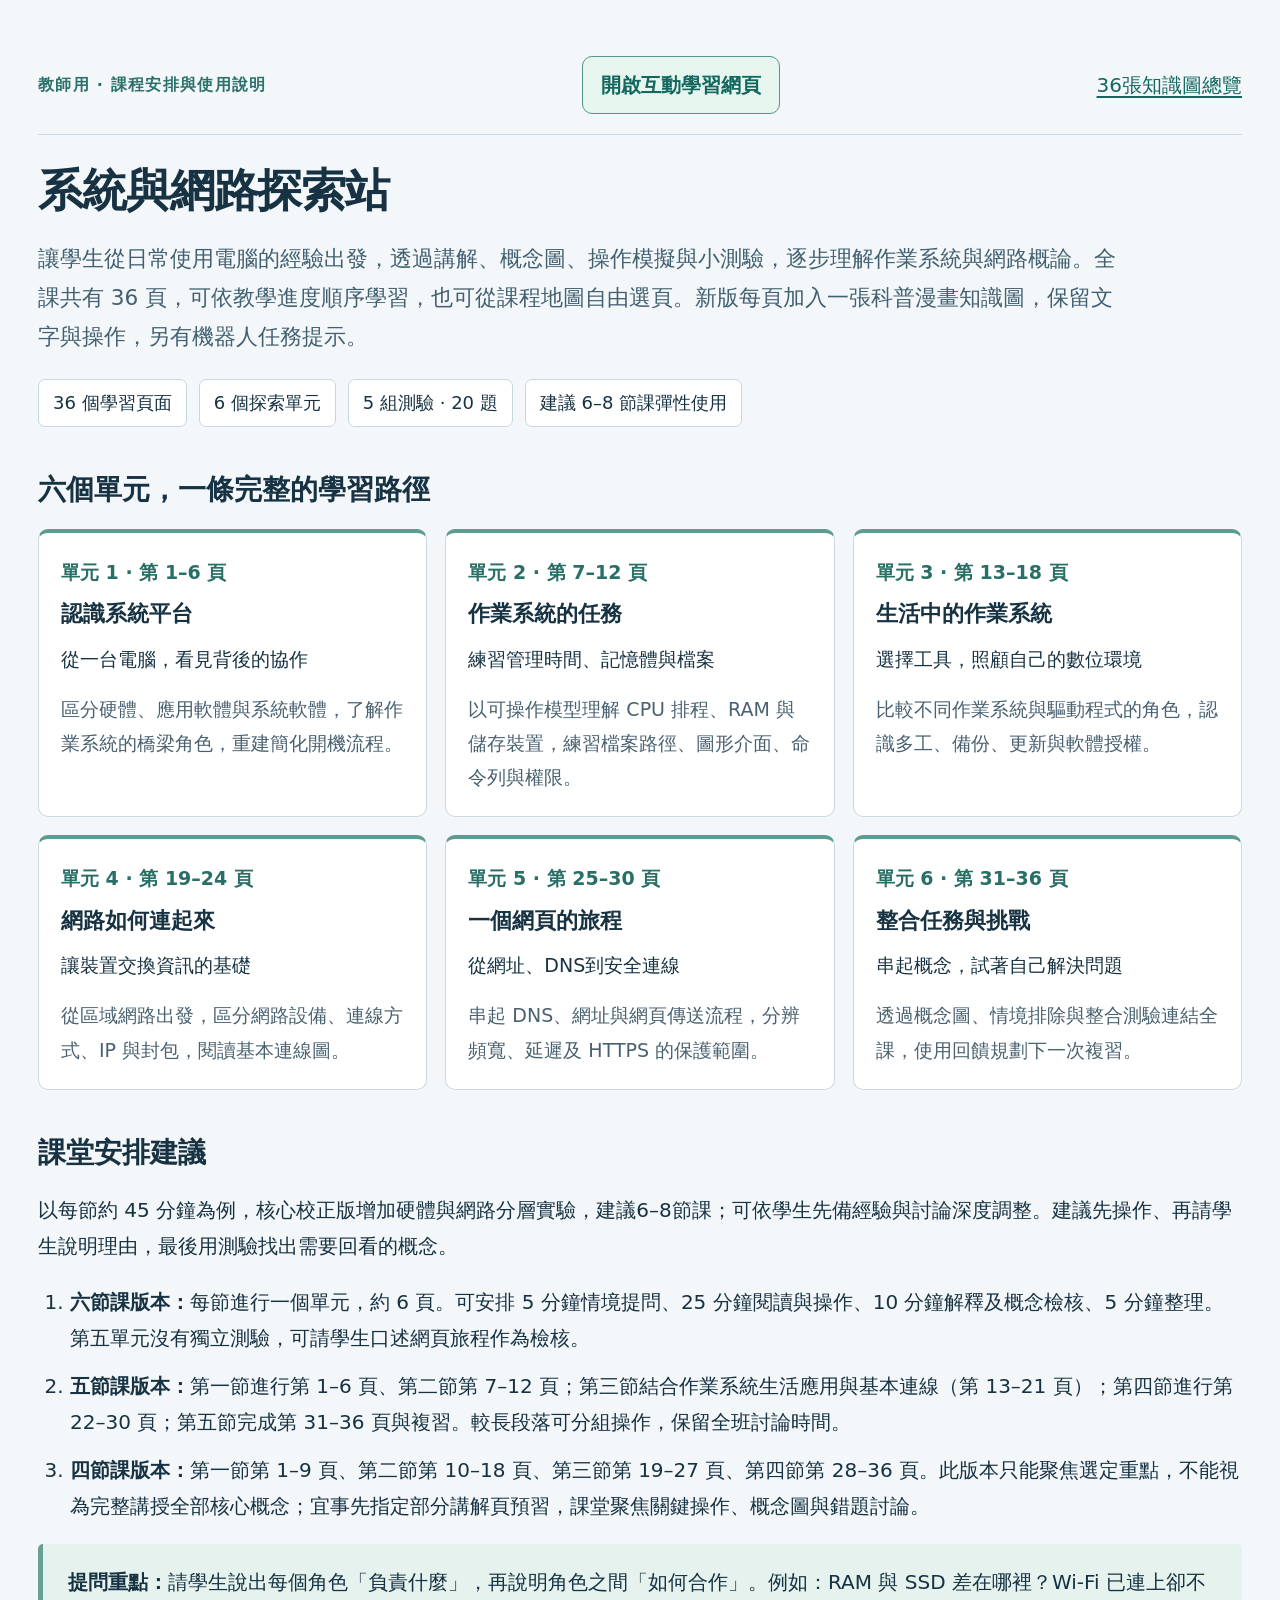
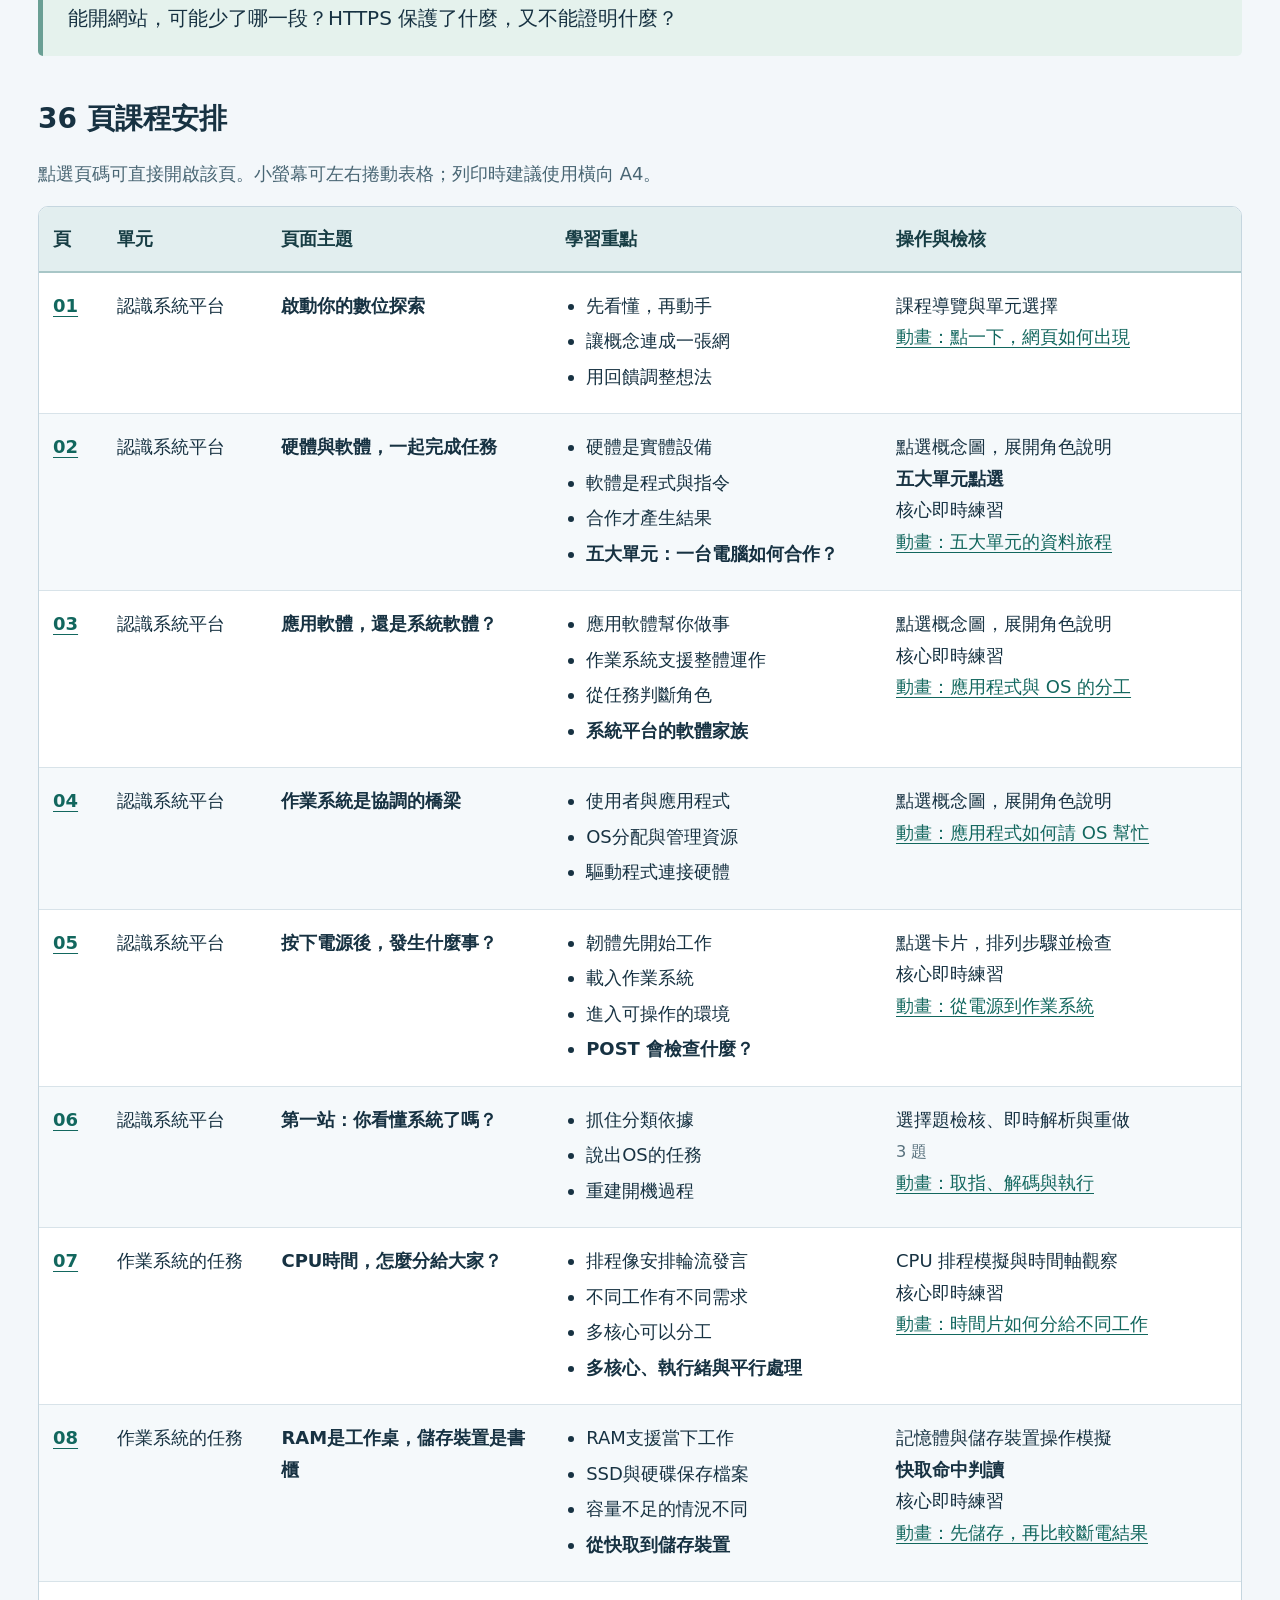
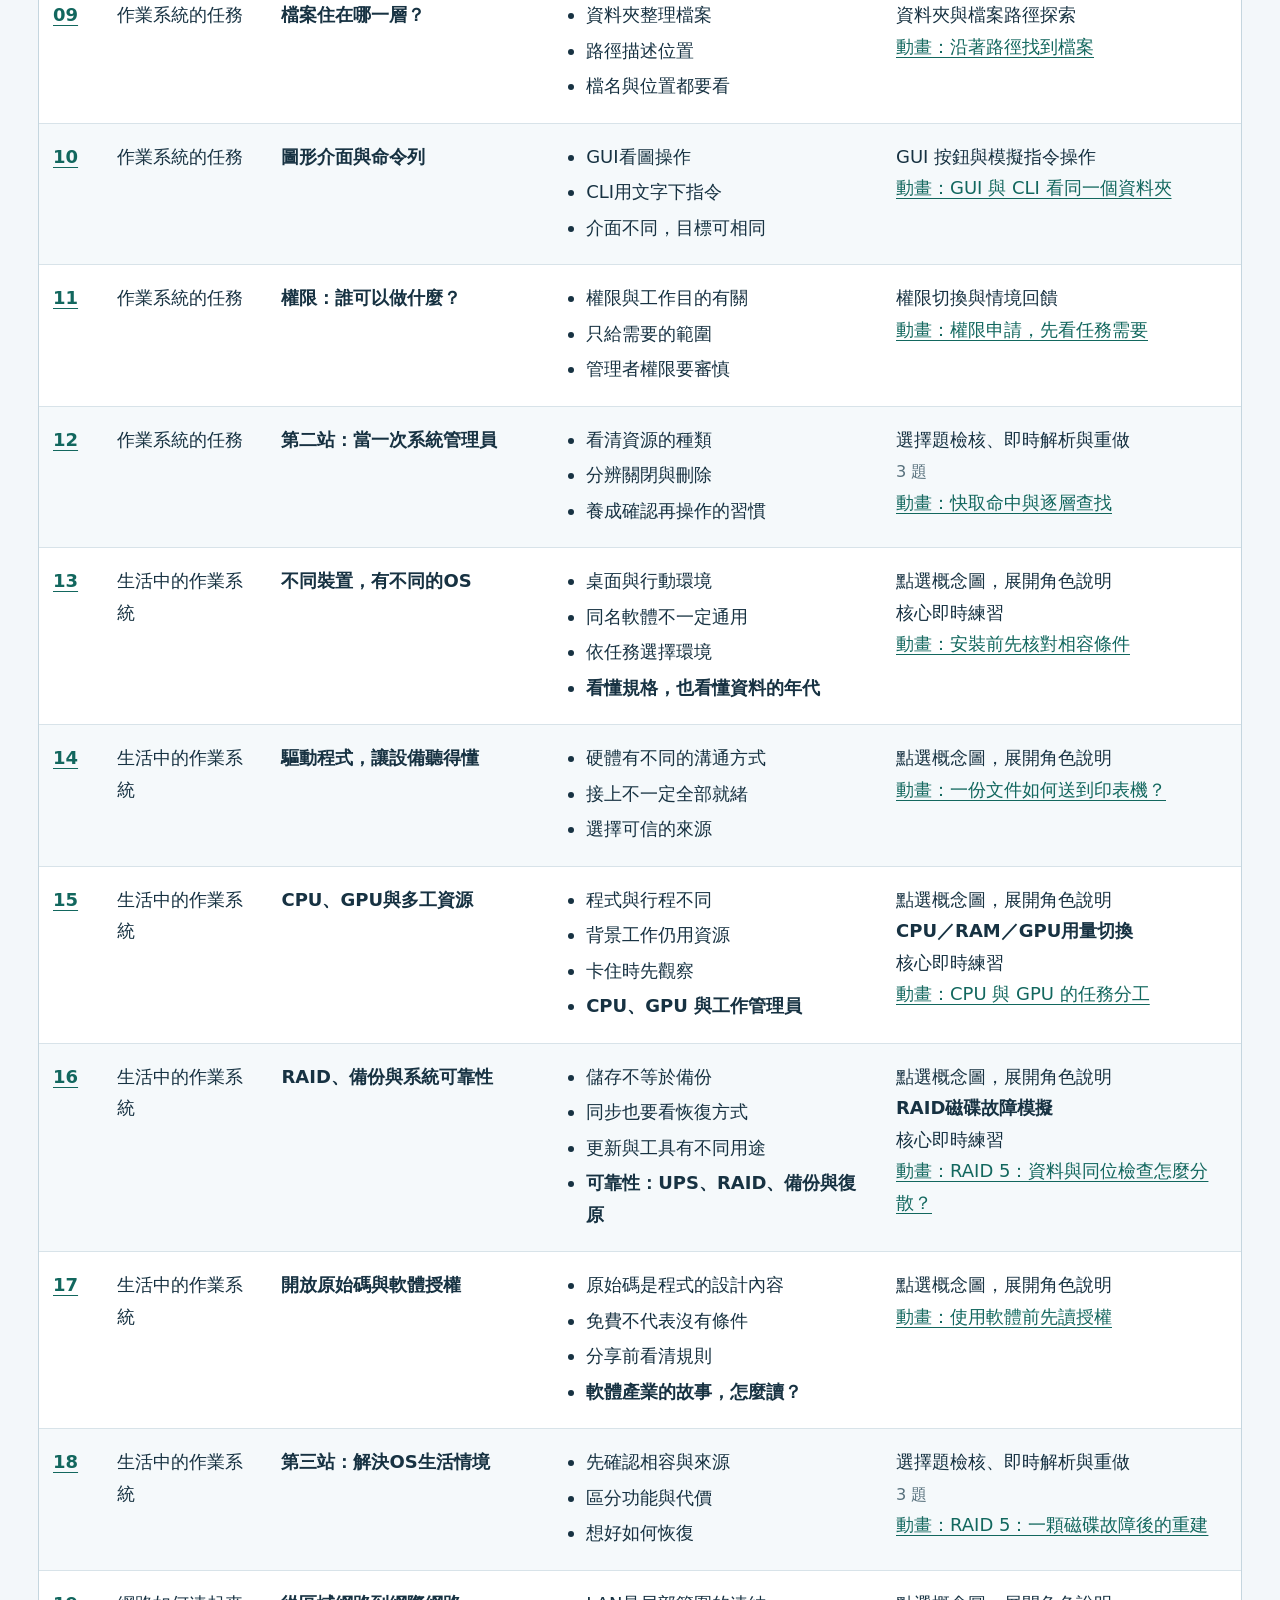
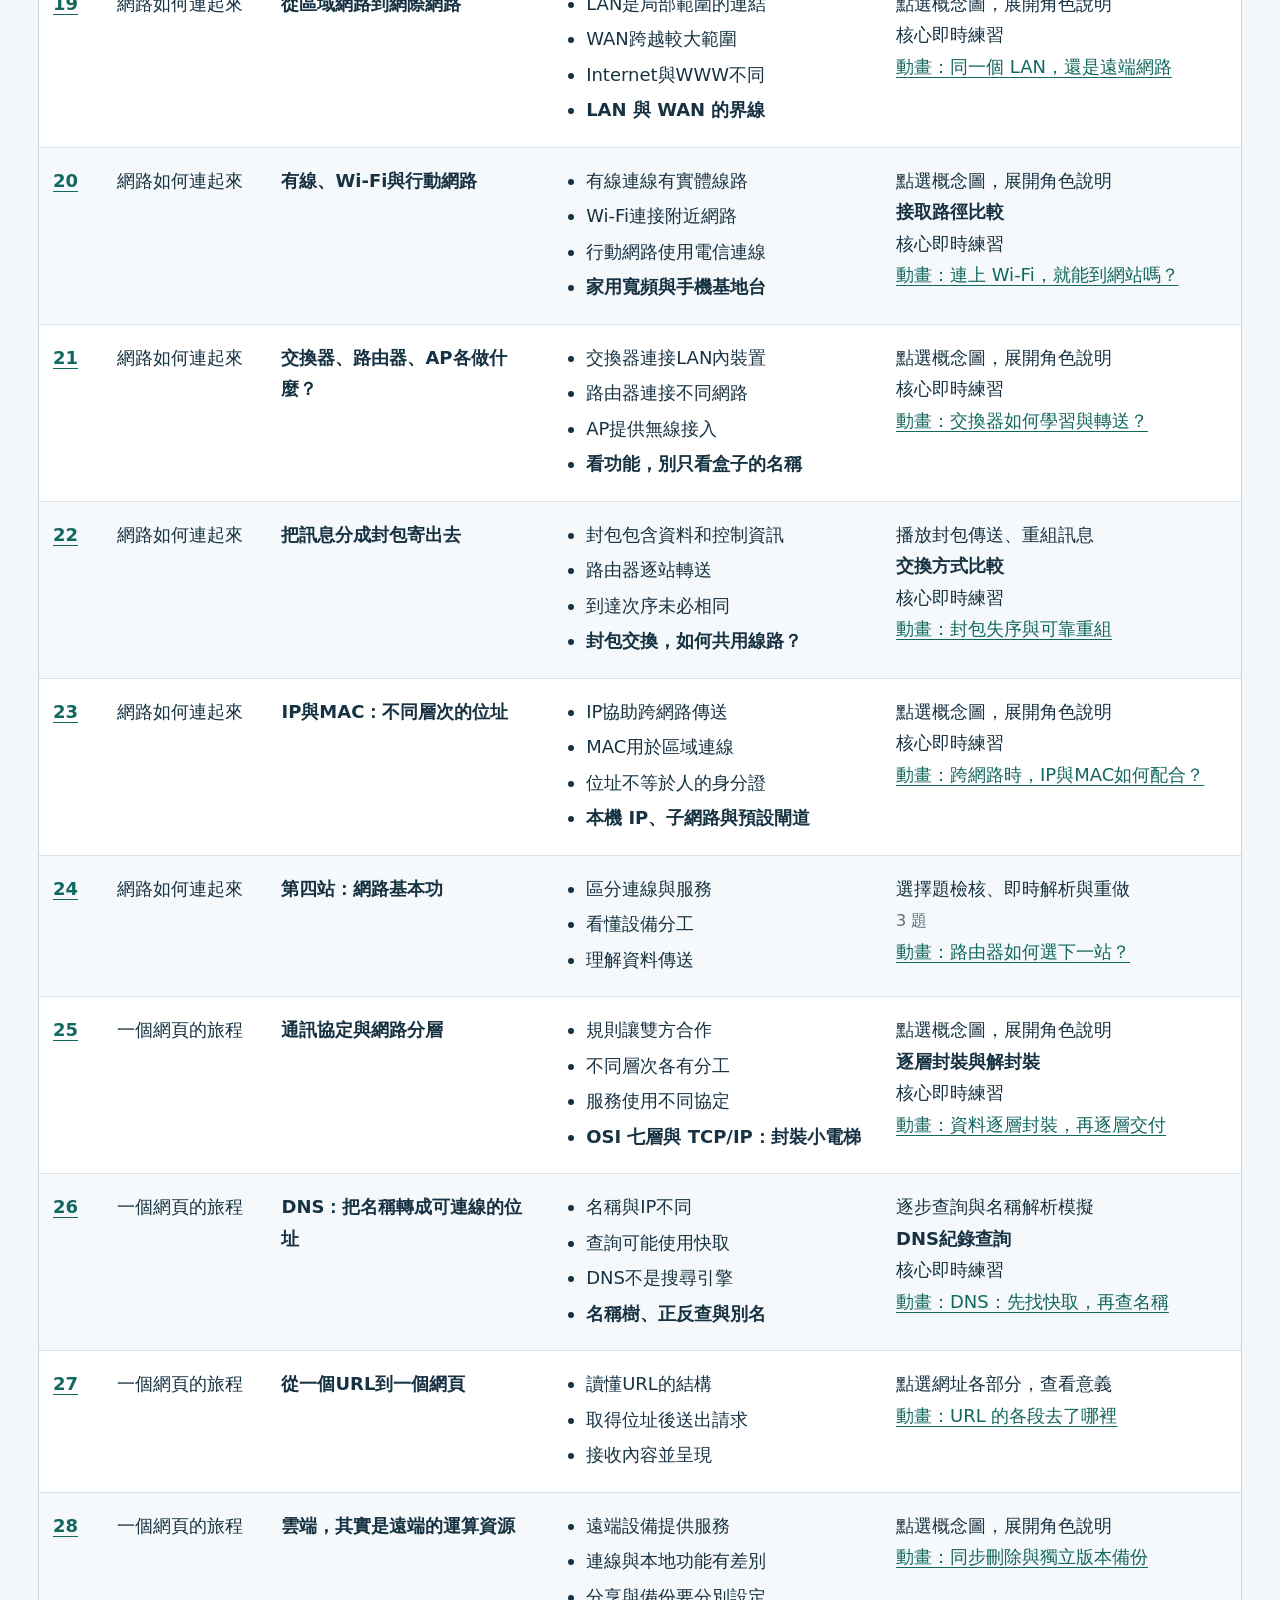
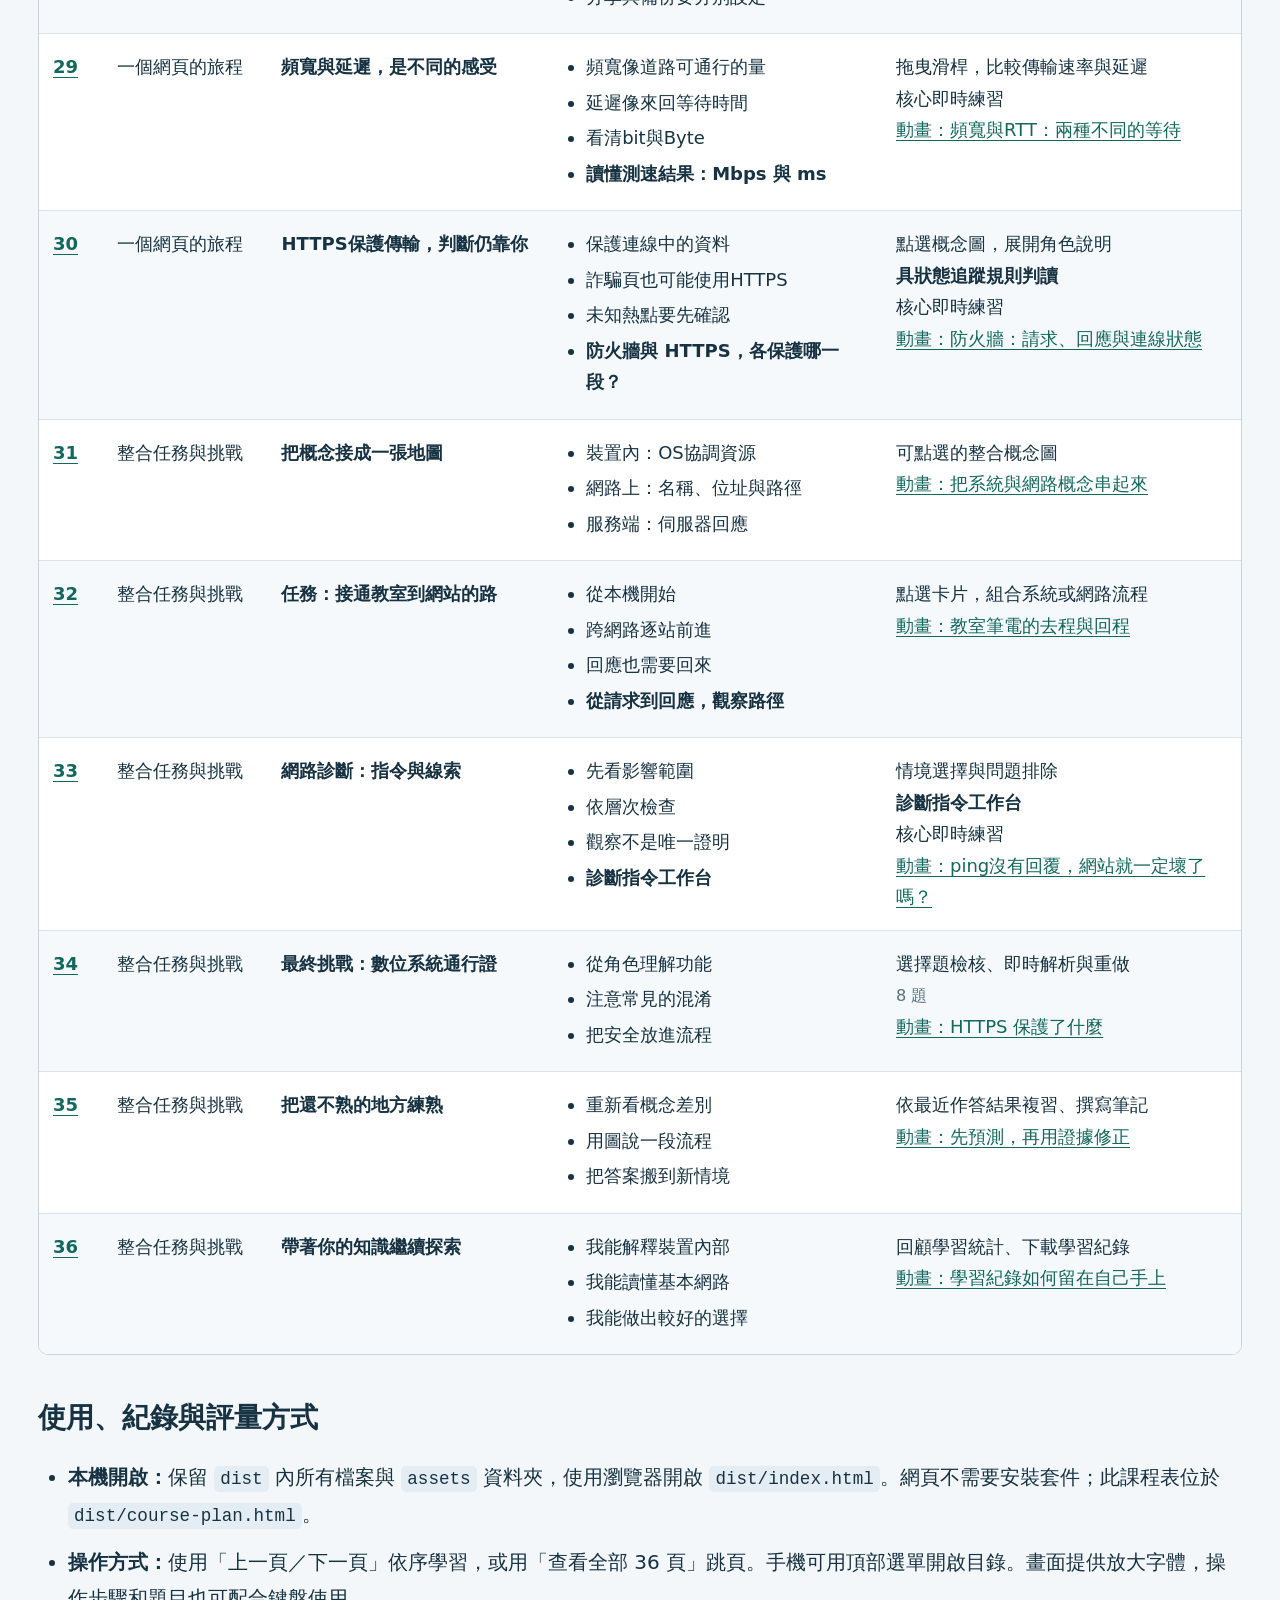
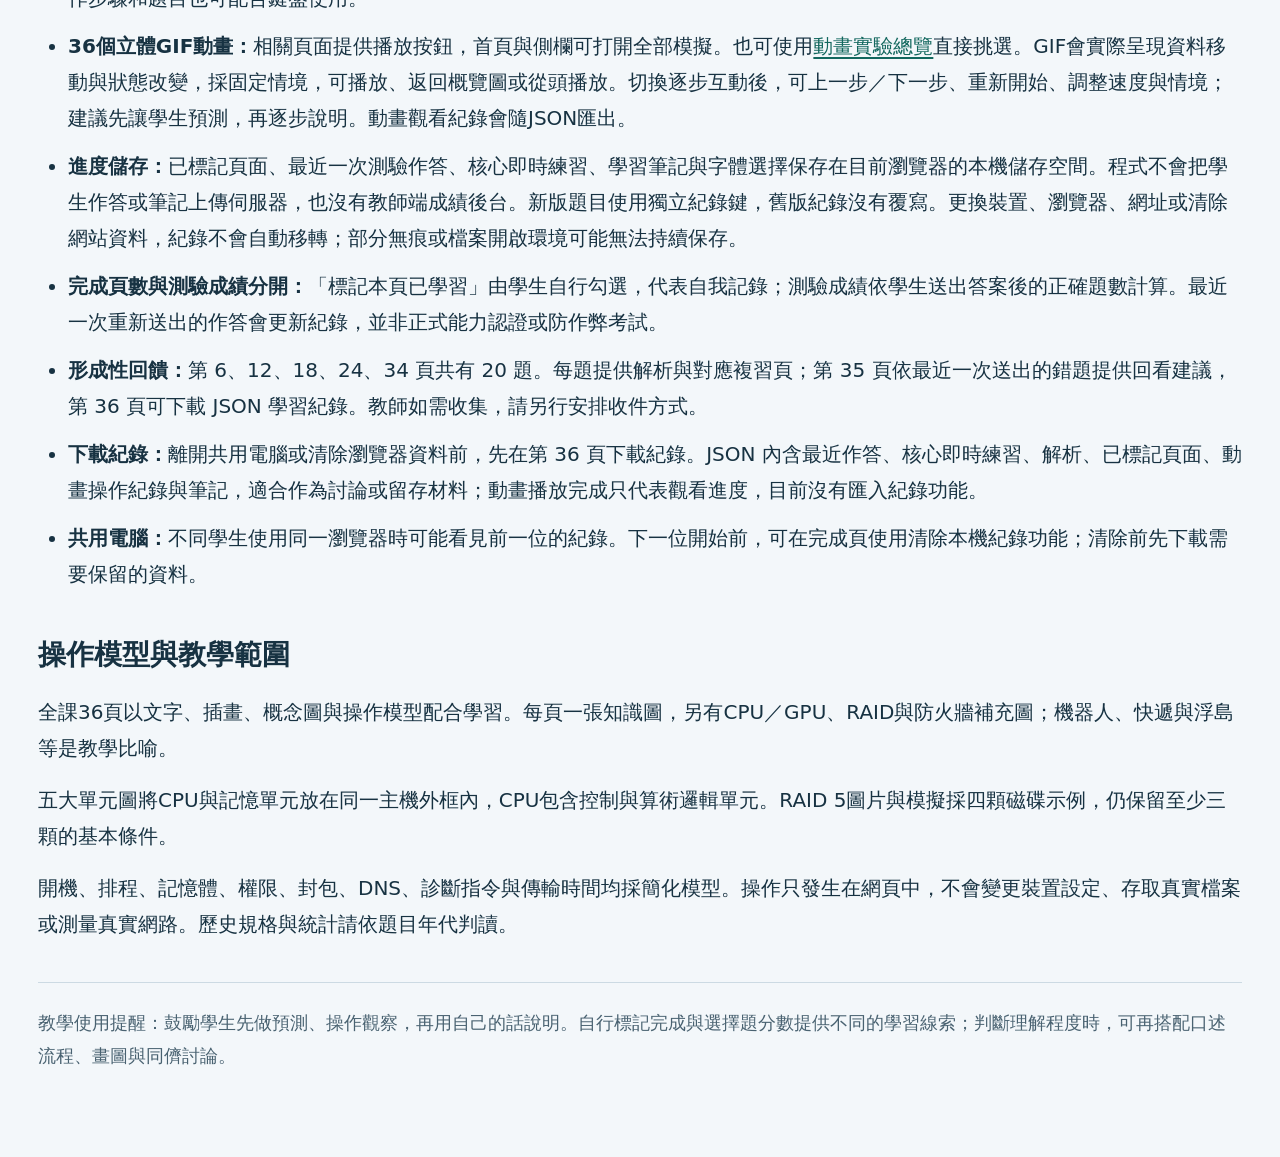
<file: system-network-lab/course-plan.html>
<!doctype html>
<html lang="zh-Hant">
<head>
<meta charset="utf-8">
<meta name="viewport" content="width=device-width,initial-scale=1">
<meta name="description" content="系統與網路探索站教師使用說明、六單元摘要與36頁課程安排。">
<title>教師課程安排｜系統與網路探索站</title>
<style>
:root{font-family:ui-sans-serif,system-ui,-apple-system,"PingFang TC","Microsoft JhengHei",sans-serif;color:#173242;background:#f3f7fa;font-size:20px;line-height:1.8;color-scheme:light}
*{box-sizing:border-box}body{margin:0}main{max-width:1500px;margin:0 auto;padding:56px 38px 70px}a{color:#12675e;text-underline-offset:4px}a:focus-visible{outline:3px solid #8450b9;outline-offset:4px}
h1{font-size:2.25rem;line-height:1.4;letter-spacing:-.025em;margin:10px 0 18px}h2{font-size:1.4rem;margin:42px 0 18px;line-height:1.5}h3{font-size:1.08rem;margin:4px 0 10px;line-height:1.6}p{margin:0 0 16px}.label{font-size:.8rem;color:#2c716a;font-weight:750;letter-spacing:.08em}.lead{max-width:1080px;color:#426070;font-size:1.08rem}.topline{display:flex;align-items:center;justify-content:space-between;gap:24px;border-bottom:1px solid #cad9e2;padding-bottom:20px;margin-bottom:24px}.start-link{display:inline-block;padding:10px 18px;border:1px solid #54968a;border-radius:10px;background:#e6f5ee;font-weight:700;text-decoration:none;white-space:nowrap}
.facts{display:flex;gap:12px;flex-wrap:wrap;margin:22px 0 30px}.facts span{padding:7px 14px;border:1px solid #c4d9df;border-radius:7px;background:white;font-size:.9rem}.units{display:grid;grid-template-columns:repeat(3,minmax(0,1fr));gap:18px}.unit{border:1px solid #ccdae3;border-top:4px solid #5b9b90;border-radius:10px;background:#fff;padding:22px}.unit-range{font-size:.85rem;font-weight:700;color:#296f66;margin-bottom:8px}.unit>p{font-size:.95rem}.unit-goal{color:#496170;margin-bottom:0!important}.callout{border-left:5px solid #6a9f94;background:#e5f2ed;padding:20px 25px;border-radius:5px}.callout p:last-child{margin-bottom:0}.periods{padding-left:1.6em}.periods li{margin-bottom:12px}.quiet{color:#58717d;font-size:.9em}.table-hint{font-size:.9rem;color:#496674}.table-wrap{overflow-x:auto;border:1px solid #c5d6df;border-radius:10px;background:#fff}table{width:100%;border-collapse:collapse;min-width:1000px;font-size:18px;line-height:1.75}th{background:#e2eeef;color:#173d44;text-align:left;font-weight:750;vertical-align:top;padding:16px 14px;border-bottom:2px solid #a8c6c7}td{padding:17px 14px;border-bottom:1px solid #d8e3e9;vertical-align:top}tbody tr:nth-child(even){background:#f5f9fb}tbody tr:last-child td{border-bottom:0}th:first-child{width:64px}.page{font-variant-numeric:tabular-nums;font-weight:750}.title{font-weight:650;min-width:180px}td ul{margin:0;padding-left:1.2em;min-width:200px}td li{margin-bottom:4px}.source{min-width:200px;font-size:18px;color:#496271}.footnote{border-top:1px solid #ccdae3;padding-top:24px;margin-top:40px;font-size:.9rem;color:#496271}.notes{padding-left:1.5em}.notes li{margin-bottom:12px}code{font-family:ui-monospace,monospace;font-size:.88em;background:#e4edf3;border-radius:5px;padding:3px 6px;overflow-wrap:anywhere}
@media(max-width:1000px){.units{grid-template-columns:repeat(2,minmax(0,1fr))}main{padding:35px 24px 50px}.topline{align-items:start}}
@media(max-width:650px){main{padding:28px 18px 40px}.units{grid-template-columns:1fr}h1{font-size:1.75rem}.topline{flex-direction:column;gap:8px}.facts{gap:8px}.callout{padding:18px}.unit{padding:20px}}
@page{size:A4 landscape;margin:13mm}
@media print{:root{background:#fff;color:#172f3b;font-size:16px}main{padding:0;max-width:none}.topline{margin-bottom:14px;padding-bottom:8px}h1{font-size:28px}h2{break-after:avoid;margin:24px 0 12px}.start-link,.table-hint{display:none}.units{grid-template-columns:repeat(3,minmax(0,1fr));gap:10px}.unit{padding:12px;break-inside:avoid}.unit p{font-size:15px}.facts{margin:12px 0 18px}.facts span{font-size:15px}.table-wrap{overflow:visible;border:0;border-radius:0}table{min-width:0;font-size:14px;line-height:1.65}thead{display:table-header-group}tr{break-inside:avoid}th,td{padding:10px 8px}th:first-child{width:36px}.title,td ul,.source{min-width:0}.source{font-size:13px}td ul{padding-left:1.1em}.callout{break-inside:avoid}.periods li,.notes li{break-inside:avoid}a{color:inherit;text-decoration:none}.footnote{font-size:14px}.no-print{display:none}}
</style>
</head>
<body><main>
<header>
  <div class="topline"><span class="label">教師用 · 課程安排與使用說明</span><a class="start-link" href="index.html">開啟互動學習網頁</a> <a class="back" href="knowledge-atlas.html">36張知識圖總覽</a></div>
  <h1>系統與網路探索站</h1>
  <p class="lead">讓學生從日常使用電腦的經驗出發，透過講解、概念圖、操作模擬與小測驗，逐步理解作業系統與網路概論。全課共有 36 頁，可依教學進度順序學習，也可從課程地圖自由選頁。新版每頁加入一張科普漫畫知識圖，保留文字與操作，另有機器人任務提示。</p>
  <div class="facts"><span>36 個學習頁面</span><span>6 個探索單元</span><span>5 組測驗 · 20 題</span><span>建議 6–8 節課彈性使用</span></div>
</header>

<section aria-labelledby="unit-heading"><h2 id="unit-heading">六個單元，一條完整的學習路徑</h2><div class="units"><article class="unit"><p class="unit-range">單元 1 · 第 1–6 頁</p><h3>認識系統平台</h3><p>從一台電腦，看見背後的協作</p><p class="unit-goal">區分硬體、應用軟體與系統軟體，了解作業系統的橋梁角色，重建簡化開機流程。</p></article>
<article class="unit"><p class="unit-range">單元 2 · 第 7–12 頁</p><h3>作業系統的任務</h3><p>練習管理時間、記憶體與檔案</p><p class="unit-goal">以可操作模型理解 CPU 排程、RAM 與儲存裝置，練習檔案路徑、圖形介面、命令列與權限。</p></article>
<article class="unit"><p class="unit-range">單元 3 · 第 13–18 頁</p><h3>生活中的作業系統</h3><p>選擇工具，照顧自己的數位環境</p><p class="unit-goal">比較不同作業系統與驅動程式的角色，認識多工、備份、更新與軟體授權。</p></article>
<article class="unit"><p class="unit-range">單元 4 · 第 19–24 頁</p><h3>網路如何連起來</h3><p>讓裝置交換資訊的基礎</p><p class="unit-goal">從區域網路出發，區分網路設備、連線方式、IP 與封包，閱讀基本連線圖。</p></article>
<article class="unit"><p class="unit-range">單元 5 · 第 25–30 頁</p><h3>一個網頁的旅程</h3><p>從網址、DNS到安全連線</p><p class="unit-goal">串起 DNS、網址與網頁傳送流程，分辨頻寬、延遲及 HTTPS 的保護範圍。</p></article>
<article class="unit"><p class="unit-range">單元 6 · 第 31–36 頁</p><h3>整合任務與挑戰</h3><p>串起概念，試著自己解決問題</p><p class="unit-goal">透過概念圖、情境排除與整合測驗連結全課，使用回饋規劃下一次複習。</p></article></div></section>

<section aria-labelledby="teaching-heading"><h2 id="teaching-heading">課堂安排建議</h2>
<p>以每節約 45 分鐘為例，核心校正版增加硬體與網路分層實驗，建議6–8節課；可依學生先備經驗與討論深度調整。建議先操作、再請學生說明理由，最後用測驗找出需要回看的概念。</p>
<ol class="periods">
  <li><strong>六節課版本：</strong>每節進行一個單元，約 6 頁。可安排 5 分鐘情境提問、25 分鐘閱讀與操作、10 分鐘解釋及概念檢核、5 分鐘整理。第五單元沒有獨立測驗，可請學生口述網頁旅程作為檢核。</li>
  <li><strong>五節課版本：</strong>第一節進行第 1–6 頁、第二節第 7–12 頁；第三節結合作業系統生活應用與基本連線（第 13–21 頁）；第四節進行第 22–30 頁；第五節完成第 31–36 頁與複習。較長段落可分組操作，保留全班討論時間。</li>
  <li><strong>四節課版本：</strong>第一節第 1–9 頁、第二節第 10–18 頁、第三節第 19–27 頁、第四節第 28–36 頁。此版本只能聚焦選定重點，不能視為完整講授全部核心概念；宜事先指定部分講解頁預習，課堂聚焦關鍵操作、概念圖與錯題討論。</li>
</ol>
<div class="callout"><p><strong>提問重點：</strong>請學生說出每個角色「負責什麼」，再說明角色之間「如何合作」。例如：RAM 與 SSD 差在哪裡？Wi-Fi 已連上卻不能開網站，可能少了哪一段？HTTPS 保護了什麼，又不能證明什麼？</p></div>
</section>

<section aria-labelledby="outline-heading"><h2 id="outline-heading">36 頁課程安排</h2><p class="table-hint">點選頁碼可直接開啟該頁。小螢幕可左右捲動表格；列印時建議使用橫向 A4。</p><div class="table-wrap" tabindex="0" role="region" aria-label="可左右捲動的36頁課程表"><table><thead><tr><th scope="col">頁</th><th scope="col">單元</th><th scope="col">頁面主題</th><th scope="col">學習重點</th><th scope="col">操作與檢核</th></tr></thead><tbody><tr>
  <td class="page"><a href="index.html#/lesson/1">01</a></td>
  <td>認識系統平台</td>
  <td class="title">啟動你的數位探索</td>
  <td><ul><li>先看懂，再動手</li><li>讓概念連成一張網</li><li>用回饋調整想法</li></ul></td>
  <td>課程導覽與單元選擇<br><a href="index.html#/lesson/1/sim/digital-journey">動畫：點一下，網頁如何出現</a></td>
</tr>
<tr>
  <td class="page"><a href="index.html#/lesson/2">02</a></td>
  <td>認識系統平台</td>
  <td class="title">硬體與軟體，一起完成任務</td>
  <td><ul><li>硬體是實體設備</li><li>軟體是程式與指令</li><li>合作才產生結果</li><li><strong>五大單元：一台電腦如何合作？</strong></li></ul></td>
  <td>點選概念圖，展開角色說明<br><strong>五大單元點選</strong><br>核心即時練習<br><a href="index.html#/lesson/2/sim/units-journey">動畫：五大單元的資料旅程</a></td>
</tr>
<tr>
  <td class="page"><a href="index.html#/lesson/3">03</a></td>
  <td>認識系統平台</td>
  <td class="title">應用軟體，還是系統軟體？</td>
  <td><ul><li>應用軟體幫你做事</li><li>作業系統支援整體運作</li><li>從任務判斷角色</li><li><strong>系統平台的軟體家族</strong></li></ul></td>
  <td>點選概念圖，展開角色說明<br>核心即時練習<br><a href="index.html#/lesson/3/sim/software-roles">動畫：應用程式與 OS 的分工</a></td>
</tr>
<tr>
  <td class="page"><a href="index.html#/lesson/4">04</a></td>
  <td>認識系統平台</td>
  <td class="title">作業系統是協調的橋梁</td>
  <td><ul><li>使用者與應用程式</li><li>OS分配與管理資源</li><li>驅動程式連接硬體</li></ul></td>
  <td>點選概念圖，展開角色說明<br><a href="index.html#/lesson/4/sim/os-bridge">動畫：應用程式如何請 OS 幫忙</a></td>
</tr>
<tr>
  <td class="page"><a href="index.html#/lesson/5">05</a></td>
  <td>認識系統平台</td>
  <td class="title">按下電源後，發生什麼事？</td>
  <td><ul><li>韌體先開始工作</li><li>載入作業系統</li><li>進入可操作的環境</li><li><strong>POST 會檢查什麼？</strong></li></ul></td>
  <td>點選卡片，排列步驟並檢查<br>核心即時練習<br><a href="index.html#/lesson/5/sim/boot-journey">動畫：從電源到作業系統</a></td>
</tr>
<tr>
  <td class="page"><a href="index.html#/lesson/6">06</a></td>
  <td>認識系統平台</td>
  <td class="title">第一站：你看懂系統了嗎？</td>
  <td><ul><li>抓住分類依據</li><li>說出OS的任務</li><li>重建開機過程</li></ul></td>
  <td>選擇題檢核、即時解析與重做<br><span class="quiet">3 題</span><br><a href="index.html#/lesson/6/sim/fetch-execute">動畫：取指、解碼與執行</a></td>
</tr>
<tr>
  <td class="page"><a href="index.html#/lesson/7">07</a></td>
  <td>作業系統的任務</td>
  <td class="title">CPU時間，怎麼分給大家？</td>
  <td><ul><li>排程像安排輪流發言</li><li>不同工作有不同需求</li><li>多核心可以分工</li><li><strong>多核心、執行緒與平行處理</strong></li></ul></td>
  <td>CPU 排程模擬與時間軸觀察<br>核心即時練習<br><a href="index.html#/lesson/7/sim/time-slices">動畫：時間片如何分給不同工作</a></td>
</tr>
<tr>
  <td class="page"><a href="index.html#/lesson/8">08</a></td>
  <td>作業系統的任務</td>
  <td class="title">RAM是工作桌，儲存裝置是書櫃</td>
  <td><ul><li>RAM支援當下工作</li><li>SSD與硬碟保存檔案</li><li>容量不足的情況不同</li><li><strong>從快取到儲存裝置</strong></li></ul></td>
  <td>記憶體與儲存裝置操作模擬<br><strong>快取命中判讀</strong><br>核心即時練習<br><a href="index.html#/lesson/8/sim/save-power">動畫：先儲存，再比較斷電結果</a></td>
</tr>
<tr>
  <td class="page"><a href="index.html#/lesson/9">09</a></td>
  <td>作業系統的任務</td>
  <td class="title">檔案住在哪一層？</td>
  <td><ul><li>資料夾整理檔案</li><li>路徑描述位置</li><li>檔名與位置都要看</li></ul></td>
  <td>資料夾與檔案路徑探索<br><a href="index.html#/lesson/9/sim/file-path">動畫：沿著路徑找到檔案</a></td>
</tr>
<tr>
  <td class="page"><a href="index.html#/lesson/10">10</a></td>
  <td>作業系統的任務</td>
  <td class="title">圖形介面與命令列</td>
  <td><ul><li>GUI看圖操作</li><li>CLI用文字下指令</li><li>介面不同，目標可相同</li></ul></td>
  <td>GUI 按鈕與模擬指令操作<br><a href="index.html#/lesson/10/sim/gui-cli">動畫：GUI 與 CLI 看同一個資料夾</a></td>
</tr>
<tr>
  <td class="page"><a href="index.html#/lesson/11">11</a></td>
  <td>作業系統的任務</td>
  <td class="title">權限：誰可以做什麼？</td>
  <td><ul><li>權限與工作目的有關</li><li>只給需要的範圍</li><li>管理者權限要審慎</li></ul></td>
  <td>權限切換與情境回饋<br><a href="index.html#/lesson/11/sim/permission-gate">動畫：權限申請，先看任務需要</a></td>
</tr>
<tr>
  <td class="page"><a href="index.html#/lesson/12">12</a></td>
  <td>作業系統的任務</td>
  <td class="title">第二站：當一次系統管理員</td>
  <td><ul><li>看清資源的種類</li><li>分辨關閉與刪除</li><li>養成確認再操作的習慣</li></ul></td>
  <td>選擇題檢核、即時解析與重做<br><span class="quiet">3 題</span><br><a href="index.html#/lesson/12/sim/cache-lookup">動畫：快取命中與逐層查找</a></td>
</tr>
<tr>
  <td class="page"><a href="index.html#/lesson/13">13</a></td>
  <td>生活中的作業系統</td>
  <td class="title">不同裝置，有不同的OS</td>
  <td><ul><li>桌面與行動環境</li><li>同名軟體不一定通用</li><li>依任務選擇環境</li><li><strong>看懂規格，也看懂資料的年代</strong></li></ul></td>
  <td>點選概念圖，展開角色說明<br>核心即時練習<br><a href="index.html#/lesson/13/sim/os-compatibility">動畫：安裝前先核對相容條件</a></td>
</tr>
<tr>
  <td class="page"><a href="index.html#/lesson/14">14</a></td>
  <td>生活中的作業系統</td>
  <td class="title">驅動程式，讓設備聽得懂</td>
  <td><ul><li>硬體有不同的溝通方式</li><li>接上不一定全部就緒</li><li>選擇可信的來源</li></ul></td>
  <td>點選概念圖，展開角色說明<br><a href="index.html#/lesson/14/sim/driver-print">動畫：一份文件如何送到印表機？</a></td>
</tr>
<tr>
  <td class="page"><a href="index.html#/lesson/15">15</a></td>
  <td>生活中的作業系統</td>
  <td class="title">CPU、GPU與多工資源</td>
  <td><ul><li>程式與行程不同</li><li>背景工作仍用資源</li><li>卡住時先觀察</li><li><strong>CPU、GPU 與工作管理員</strong></li></ul></td>
  <td>點選概念圖，展開角色說明<br><strong>CPU／RAM／GPU用量切換</strong><br>核心即時練習<br><a href="index.html#/lesson/15/sim/cpu-gpu">動畫：CPU 與 GPU 的任務分工</a></td>
</tr>
<tr>
  <td class="page"><a href="index.html#/lesson/16">16</a></td>
  <td>生活中的作業系統</td>
  <td class="title">RAID、備份與系統可靠性</td>
  <td><ul><li>儲存不等於備份</li><li>同步也要看恢復方式</li><li>更新與工具有不同用途</li><li><strong>可靠性：UPS、RAID、備份與復原</strong></li></ul></td>
  <td>點選概念圖，展開角色說明<br><strong>RAID磁碟故障模擬</strong><br>核心即時練習<br><a href="index.html#/lesson/16/sim/raid-write">動畫：RAID 5：資料與同位檢查怎麼分散？</a></td>
</tr>
<tr>
  <td class="page"><a href="index.html#/lesson/17">17</a></td>
  <td>生活中的作業系統</td>
  <td class="title">開放原始碼與軟體授權</td>
  <td><ul><li>原始碼是程式的設計內容</li><li>免費不代表沒有條件</li><li>分享前看清規則</li><li><strong>軟體產業的故事，怎麼讀？</strong></li></ul></td>
  <td>點選概念圖，展開角色說明<br><a href="index.html#/lesson/17/sim/license-check">動畫：使用軟體前先讀授權</a></td>
</tr>
<tr>
  <td class="page"><a href="index.html#/lesson/18">18</a></td>
  <td>生活中的作業系統</td>
  <td class="title">第三站：解決OS生活情境</td>
  <td><ul><li>先確認相容與來源</li><li>區分功能與代價</li><li>想好如何恢復</li></ul></td>
  <td>選擇題檢核、即時解析與重做<br><span class="quiet">3 題</span><br><a href="index.html#/lesson/18/sim/raid-rebuild">動畫：RAID 5：一顆磁碟故障後的重建</a></td>
</tr>
<tr>
  <td class="page"><a href="index.html#/lesson/19">19</a></td>
  <td>網路如何連起來</td>
  <td class="title">從區域網路到網際網路</td>
  <td><ul><li>LAN是局部範圍的連結</li><li>WAN跨越較大範圍</li><li>Internet與WWW不同</li><li><strong>LAN 與 WAN 的界線</strong></li></ul></td>
  <td>點選概念圖，展開角色說明<br>核心即時練習<br><a href="index.html#/lesson/19/sim/lan-wan">動畫：同一個 LAN，還是遠端網路</a></td>
</tr>
<tr>
  <td class="page"><a href="index.html#/lesson/20">20</a></td>
  <td>網路如何連起來</td>
  <td class="title">有線、Wi-Fi與行動網路</td>
  <td><ul><li>有線連線有實體線路</li><li>Wi-Fi連接附近網路</li><li>行動網路使用電信連線</li><li><strong>家用寬頻與手機基地台</strong></li></ul></td>
  <td>點選概念圖，展開角色說明<br><strong>接取路徑比較</strong><br>核心即時練習<br><a href="index.html#/lesson/20/sim/wifi-internet">動畫：連上 Wi-Fi，就能到網站嗎？</a></td>
</tr>
<tr>
  <td class="page"><a href="index.html#/lesson/21">21</a></td>
  <td>網路如何連起來</td>
  <td class="title">交換器、路由器、AP各做什麼？</td>
  <td><ul><li>交換器連接LAN內裝置</li><li>路由器連接不同網路</li><li>AP提供無線接入</li><li><strong>看功能，別只看盒子的名稱</strong></li></ul></td>
  <td>點選概念圖，展開角色說明<br>核心即時練習<br><a href="index.html#/lesson/21/sim/switch-learning">動畫：交換器如何學習與轉送？</a></td>
</tr>
<tr>
  <td class="page"><a href="index.html#/lesson/22">22</a></td>
  <td>網路如何連起來</td>
  <td class="title">把訊息分成封包寄出去</td>
  <td><ul><li>封包包含資料和控制資訊</li><li>路由器逐站轉送</li><li>到達次序未必相同</li><li><strong>封包交換，如何共用線路？</strong></li></ul></td>
  <td>播放封包傳送、重組訊息<br><strong>交換方式比較</strong><br>核心即時練習<br><a href="index.html#/lesson/22/sim/packet-reassembly">動畫：封包失序與可靠重組</a></td>
</tr>
<tr>
  <td class="page"><a href="index.html#/lesson/23">23</a></td>
  <td>網路如何連起來</td>
  <td class="title">IP與MAC：不同層次的位址</td>
  <td><ul><li>IP協助跨網路傳送</li><li>MAC用於區域連線</li><li>位址不等於人的身分證</li><li><strong>本機 IP、子網路與預設閘道</strong></li></ul></td>
  <td>點選概念圖，展開角色說明<br>核心即時練習<br><a href="index.html#/lesson/23/sim/ip-mac-hops">動畫：跨網路時，IP與MAC如何配合？</a></td>
</tr>
<tr>
  <td class="page"><a href="index.html#/lesson/24">24</a></td>
  <td>網路如何連起來</td>
  <td class="title">第四站：網路基本功</td>
  <td><ul><li>區分連線與服務</li><li>看懂設備分工</li><li>理解資料傳送</li></ul></td>
  <td>選擇題檢核、即時解析與重做<br><span class="quiet">3 題</span><br><a href="index.html#/lesson/24/sim/router-next-hop">動畫：路由器如何選下一站？</a></td>
</tr>
<tr>
  <td class="page"><a href="index.html#/lesson/25">25</a></td>
  <td>一個網頁的旅程</td>
  <td class="title">通訊協定與網路分層</td>
  <td><ul><li>規則讓雙方合作</li><li>不同層次各有分工</li><li>服務使用不同協定</li><li><strong>OSI 七層與 TCP/IP：封裝小電梯</strong></li></ul></td>
  <td>點選概念圖，展開角色說明<br><strong>逐層封裝與解封裝</strong><br>核心即時練習<br><a href="index.html#/lesson/25/sim/encapsulation">動畫：資料逐層封裝，再逐層交付</a></td>
</tr>
<tr>
  <td class="page"><a href="index.html#/lesson/26">26</a></td>
  <td>一個網頁的旅程</td>
  <td class="title">DNS：把名稱轉成可連線的位址</td>
  <td><ul><li>名稱與IP不同</li><li>查詢可能使用快取</li><li>DNS不是搜尋引擎</li><li><strong>名稱樹、正反查與別名</strong></li></ul></td>
  <td>逐步查詢與名稱解析模擬<br><strong>DNS紀錄查詢</strong><br>核心即時練習<br><a href="index.html#/lesson/26/sim/dns-cache">動畫：DNS：先找快取，再查名稱</a></td>
</tr>
<tr>
  <td class="page"><a href="index.html#/lesson/27">27</a></td>
  <td>一個網頁的旅程</td>
  <td class="title">從一個URL到一個網頁</td>
  <td><ul><li>讀懂URL的結構</li><li>取得位址後送出請求</li><li>接收內容並呈現</li></ul></td>
  <td>點選網址各部分，查看意義<br><a href="index.html#/lesson/27/sim/url-request">動畫：URL 的各段去了哪裡</a></td>
</tr>
<tr>
  <td class="page"><a href="index.html#/lesson/28">28</a></td>
  <td>一個網頁的旅程</td>
  <td class="title">雲端，其實是遠端的運算資源</td>
  <td><ul><li>遠端設備提供服務</li><li>連線與本地功能有差別</li><li>分享與備份要分別設定</li></ul></td>
  <td>點選概念圖，展開角色說明<br><a href="index.html#/lesson/28/sim/cloud-sync">動畫：同步刪除與獨立版本備份</a></td>
</tr>
<tr>
  <td class="page"><a href="index.html#/lesson/29">29</a></td>
  <td>一個網頁的旅程</td>
  <td class="title">頻寬與延遲，是不同的感受</td>
  <td><ul><li>頻寬像道路可通行的量</li><li>延遲像來回等待時間</li><li>看清bit與Byte</li><li><strong>讀懂測速結果：Mbps 與 ms</strong></li></ul></td>
  <td>拖曳滑桿，比較傳輸速率與延遲<br>核心即時練習<br><a href="index.html#/lesson/29/sim/bandwidth-delay">動畫：頻寬與RTT：兩種不同的等待</a></td>
</tr>
<tr>
  <td class="page"><a href="index.html#/lesson/30">30</a></td>
  <td>一個網頁的旅程</td>
  <td class="title">HTTPS保護傳輸，判斷仍靠你</td>
  <td><ul><li>保護連線中的資料</li><li>詐騙頁也可能使用HTTPS</li><li>未知熱點要先確認</li><li><strong>防火牆與 HTTPS，各保護哪一段？</strong></li></ul></td>
  <td>點選概念圖，展開角色說明<br><strong>具狀態追蹤規則判讀</strong><br>核心即時練習<br><a href="index.html#/lesson/30/sim/firewall-state">動畫：防火牆：請求、回應與連線狀態</a></td>
</tr>
<tr>
  <td class="page"><a href="index.html#/lesson/31">31</a></td>
  <td>整合任務與挑戰</td>
  <td class="title">把概念接成一張地圖</td>
  <td><ul><li>裝置內：OS協調資源</li><li>網路上：名稱、位址與路徑</li><li>服務端：伺服器回應</li></ul></td>
  <td>可點選的整合概念圖<br><a href="index.html#/lesson/31/sim/concept-map-journey">動畫：把系統與網路概念串起來</a></td>
</tr>
<tr>
  <td class="page"><a href="index.html#/lesson/32">32</a></td>
  <td>整合任務與挑戰</td>
  <td class="title">任務：接通教室到網站的路</td>
  <td><ul><li>從本機開始</li><li>跨網路逐站前進</li><li>回應也需要回來</li><li><strong>從請求到回應，觀察路徑</strong></li></ul></td>
  <td>點選卡片，組合系統或網路流程<br><a href="index.html#/lesson/32/sim/classroom-route">動畫：教室筆電的去程與回程</a></td>
</tr>
<tr>
  <td class="page"><a href="index.html#/lesson/33">33</a></td>
  <td>整合任務與挑戰</td>
  <td class="title">網路診斷：指令與線索</td>
  <td><ul><li>先看影響範圍</li><li>依層次檢查</li><li>觀察不是唯一證明</li><li><strong>診斷指令工作台</strong></li></ul></td>
  <td>情境選擇與問題排除<br><strong>診斷指令工作台</strong><br>核心即時練習<br><a href="index.html#/lesson/33/sim/icmp-diagnostics">動畫：ping沒有回覆，網站就一定壞了嗎？</a></td>
</tr>
<tr>
  <td class="page"><a href="index.html#/lesson/34">34</a></td>
  <td>整合任務與挑戰</td>
  <td class="title">最終挑戰：數位系統通行證</td>
  <td><ul><li>從角色理解功能</li><li>注意常見的混淆</li><li>把安全放進流程</li></ul></td>
  <td>選擇題檢核、即時解析與重做<br><span class="quiet">8 題</span><br><a href="index.html#/lesson/34/sim/https-trust">動畫：HTTPS 保護了什麼</a></td>
</tr>
<tr>
  <td class="page"><a href="index.html#/lesson/35">35</a></td>
  <td>整合任務與挑戰</td>
  <td class="title">把還不熟的地方練熟</td>
  <td><ul><li>重新看概念差別</li><li>用圖說一段流程</li><li>把答案搬到新情境</li></ul></td>
  <td>依最近作答結果複習、撰寫筆記<br><a href="index.html#/lesson/35/sim/review-transfer">動畫：先預測，再用證據修正</a></td>
</tr>
<tr>
  <td class="page"><a href="index.html#/lesson/36">36</a></td>
  <td>整合任務與挑戰</td>
  <td class="title">帶著你的知識繼續探索</td>
  <td><ul><li>我能解釋裝置內部</li><li>我能讀懂基本網路</li><li>我能做出較好的選擇</li></ul></td>
  <td>回顧學習統計、下載學習紀錄<br><a href="index.html#/lesson/36/sim/learning-export">動畫：學習紀錄如何留在自己手上</a></td>
</tr></tbody></table></div></section>

<section aria-labelledby="use-heading"><h2 id="use-heading">使用、紀錄與評量方式</h2><ul class="notes">
  <li><strong>本機開啟：</strong>保留 <code>dist</code> 內所有檔案與 <code>assets</code> 資料夾，使用瀏覽器開啟 <code>dist/index.html</code>。網頁不需要安裝套件；此課程表位於 <code>dist/course-plan.html</code>。</li>
  <li><strong>操作方式：</strong>使用「上一頁／下一頁」依序學習，或用「查看全部 36 頁」跳頁。手機可用頂部選單開啟目錄。畫面提供放大字體，操作步驟和題目也可配合鍵盤使用。</li>
  <li><strong>36個立體GIF動畫：</strong>相關頁面提供播放按鈕，首頁與側欄可打開全部模擬。也可使用<a href="animations.html">動畫實驗總覽</a>直接挑選。GIF會實際呈現資料移動與狀態改變，採固定情境，可播放、返回概覽圖或從頭播放。切換逐步互動後，可上一步／下一步、重新開始、調整速度與情境；建議先讓學生預測，再逐步說明。動畫觀看紀錄會隨JSON匯出。</li>
  <li><strong>進度儲存：</strong>已標記頁面、最近一次測驗作答、核心即時練習、學習筆記與字體選擇保存在目前瀏覽器的本機儲存空間。程式不會把學生作答或筆記上傳伺服器，也沒有教師端成績後台。新版題目使用獨立紀錄鍵，舊版紀錄沒有覆寫。更換裝置、瀏覽器、網址或清除網站資料，紀錄不會自動移轉；部分無痕或檔案開啟環境可能無法持續保存。</li>
  <li><strong>完成頁數與測驗成績分開：</strong>「標記本頁已學習」由學生自行勾選，代表自我記錄；測驗成績依學生送出答案後的正確題數計算。最近一次重新送出的作答會更新紀錄，並非正式能力認證或防作弊考試。</li>
  <li><strong>形成性回饋：</strong>第 6、12、18、24、34 頁共有 20 題。每題提供解析與對應複習頁；第 35 頁依最近一次送出的錯題提供回看建議，第 36 頁可下載 JSON 學習紀錄。教師如需收集，請另行安排收件方式。</li>
  <li><strong>下載紀錄：</strong>離開共用電腦或清除瀏覽器資料前，先在第 36 頁下載紀錄。JSON 內含最近作答、核心即時練習、解析、已標記頁面、動畫操作紀錄與筆記，適合作為討論或留存材料；動畫播放完成只代表觀看進度，目前沒有匯入紀錄功能。</li>
  <li><strong>共用電腦：</strong>不同學生使用同一瀏覽器時可能看見前一位的紀錄。下一位開始前，可在完成頁使用清除本機紀錄功能；清除前先下載需要保留的資料。</li>
</ul></section>

<section aria-labelledby="model-heading"><h2 id="model-heading">操作模型與教學範圍</h2>
<p>全課36頁以文字、插畫、概念圖與操作模型配合學習。每頁一張知識圖，另有CPU／GPU、RAID與防火牆補充圖；機器人、快遞與浮島等是教學比喻。</p>
<p>五大單元圖將CPU與記憶單元放在同一主機外框內，CPU包含控制與算術邏輯單元。RAID 5圖片與模擬採四顆磁碟示例，仍保留至少三顆的基本條件。</p>
<p>開機、排程、記憶體、權限、封包、DNS、診斷指令與傳輸時間均採簡化模型。操作只發生在網頁中，不會變更裝置設定、存取真實檔案或測量真實網路。歷史規格與統計請依題目年代判讀。</p>
</section>
<footer class="footnote"><p>教學使用提醒：鼓勵學生先做預測、操作觀察，再用自己的話說明。自行標記完成與選擇題分數提供不同的學習線索；判斷理解程度時，可再搭配口述流程、畫圖與同儕討論。</p></footer>
</main></body></html>
</file>
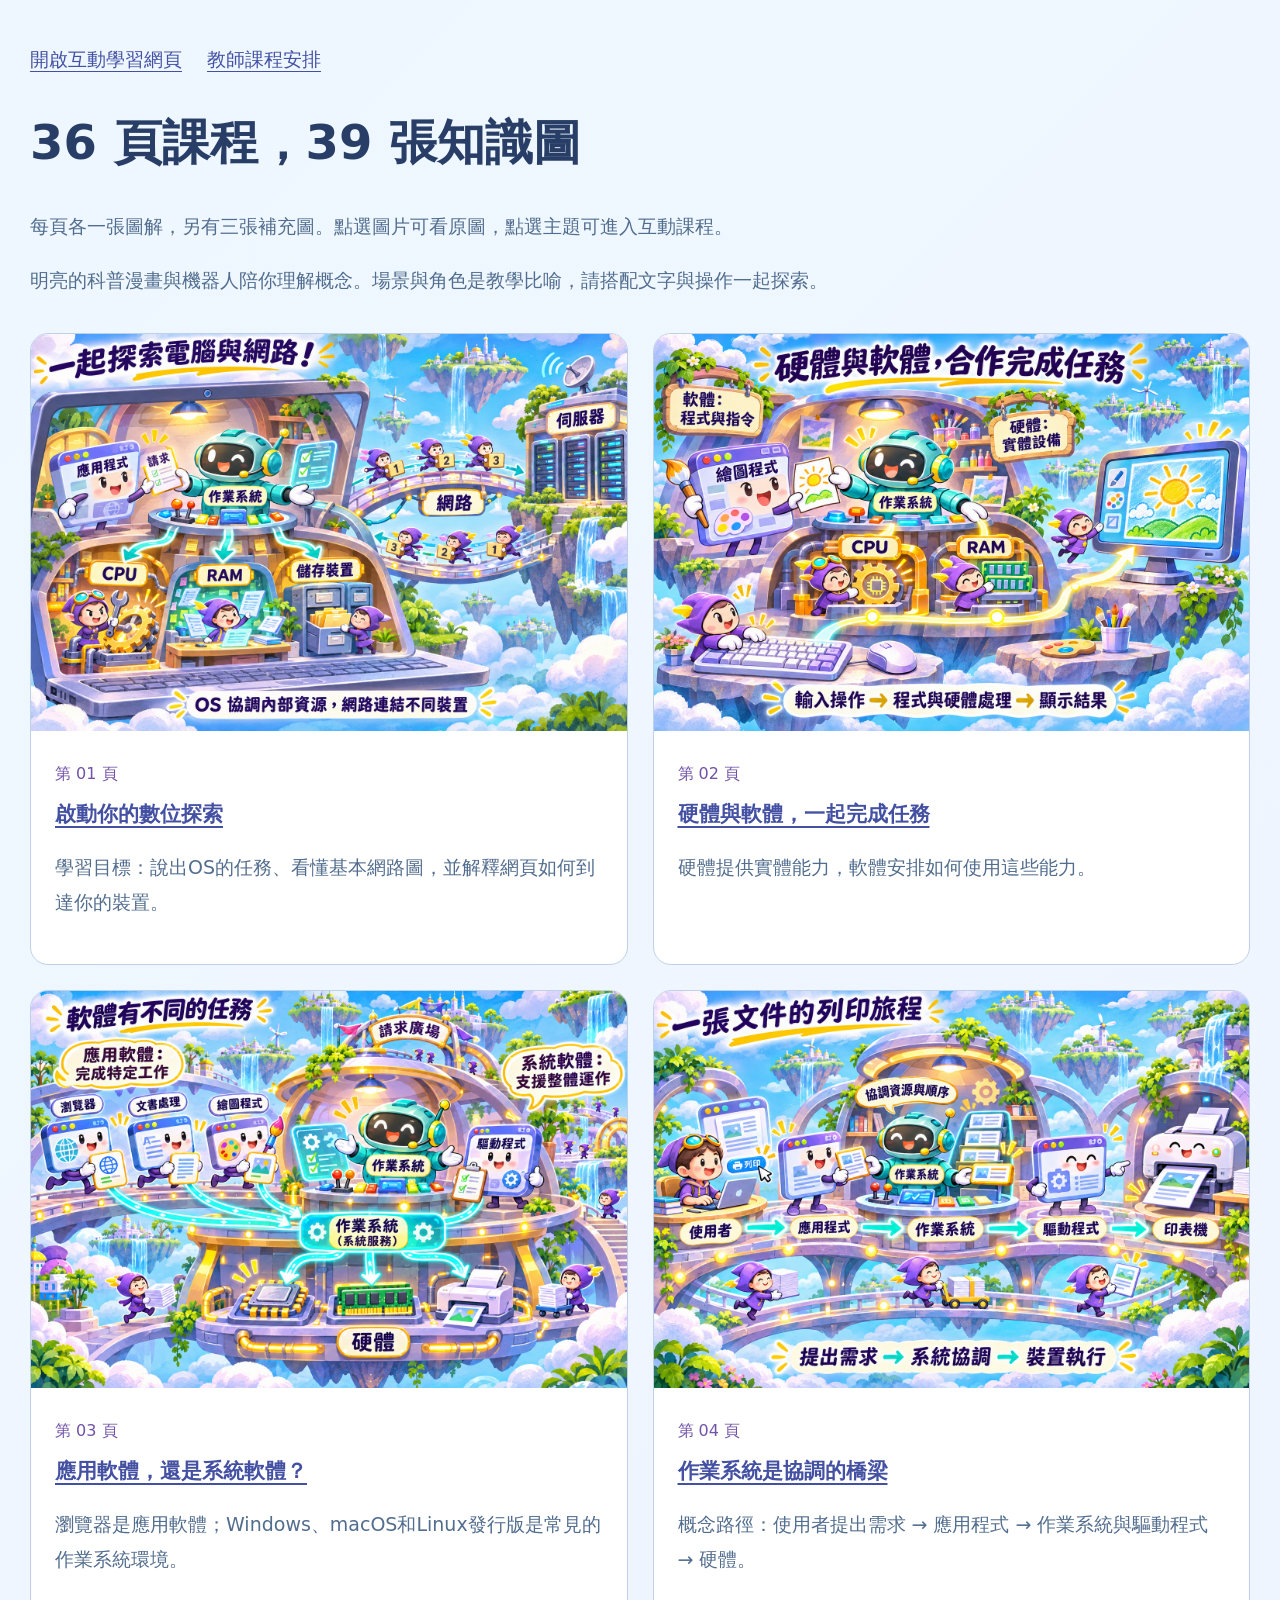
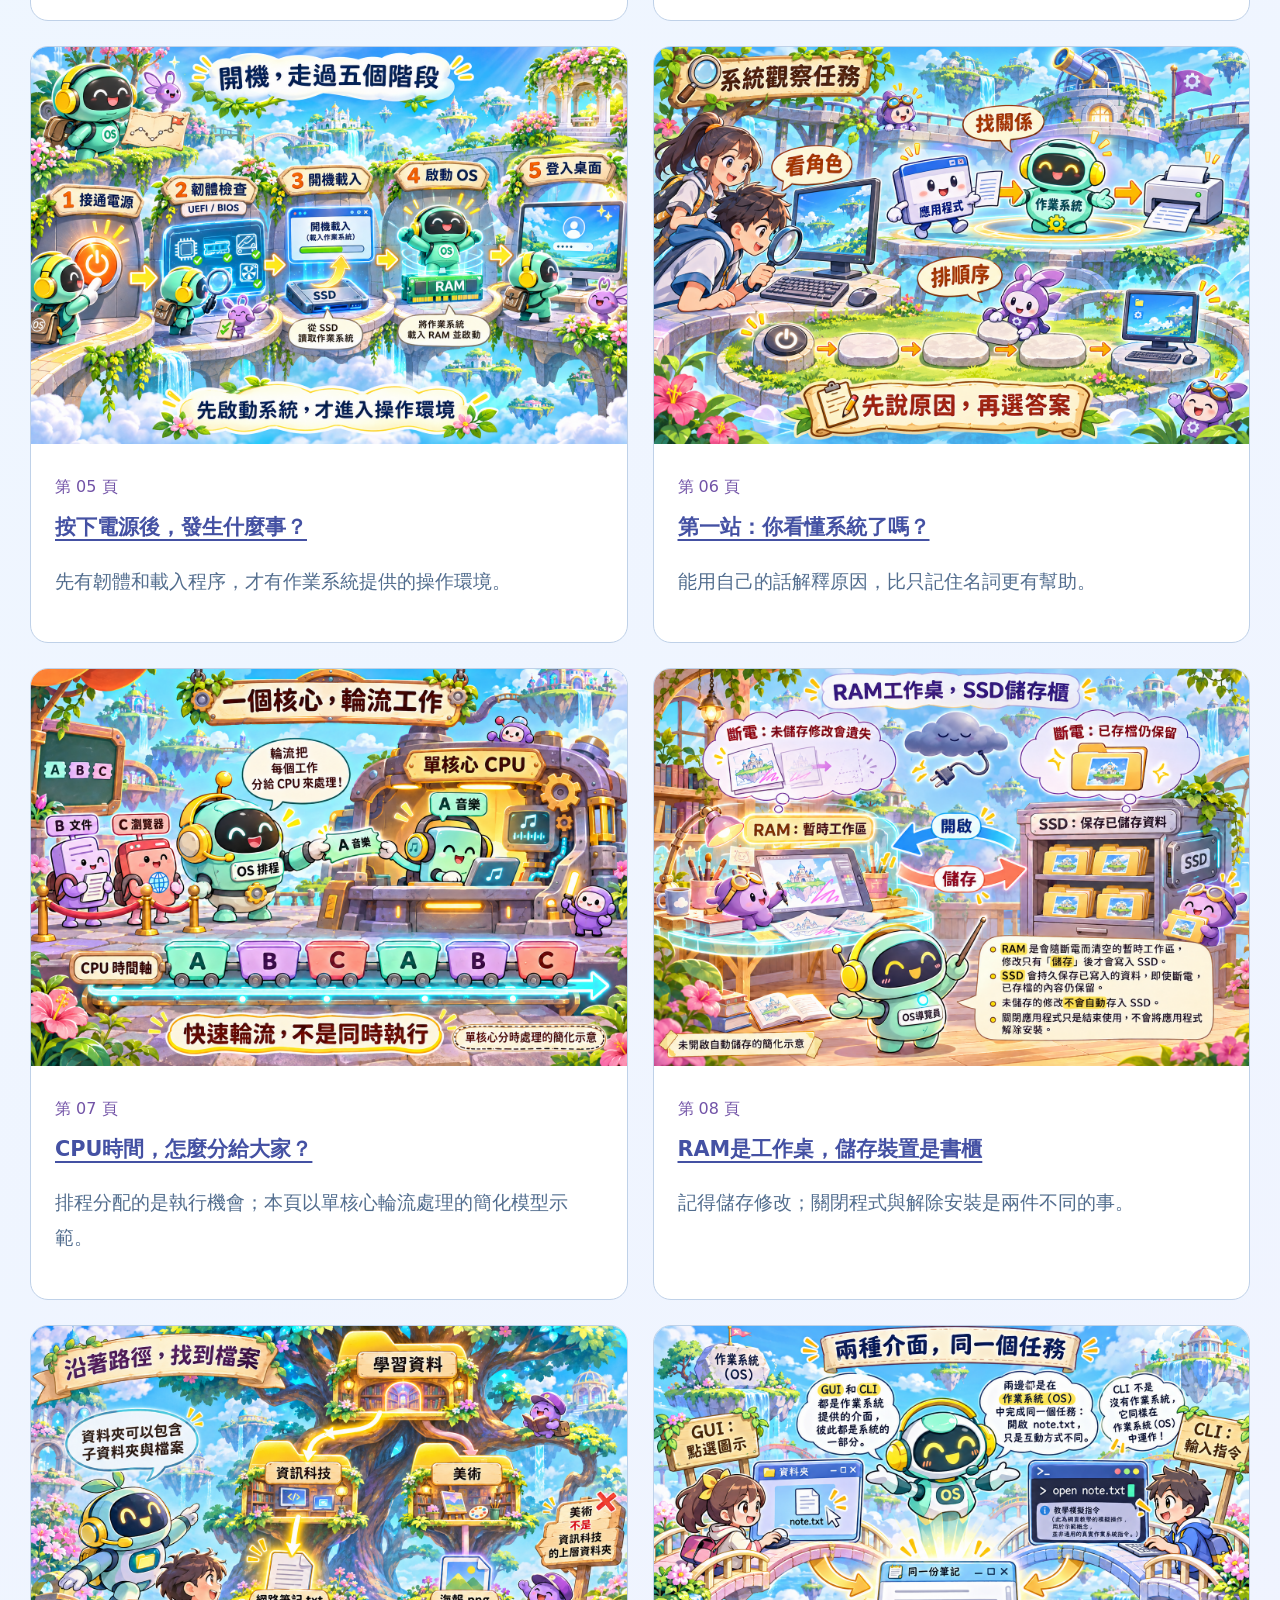
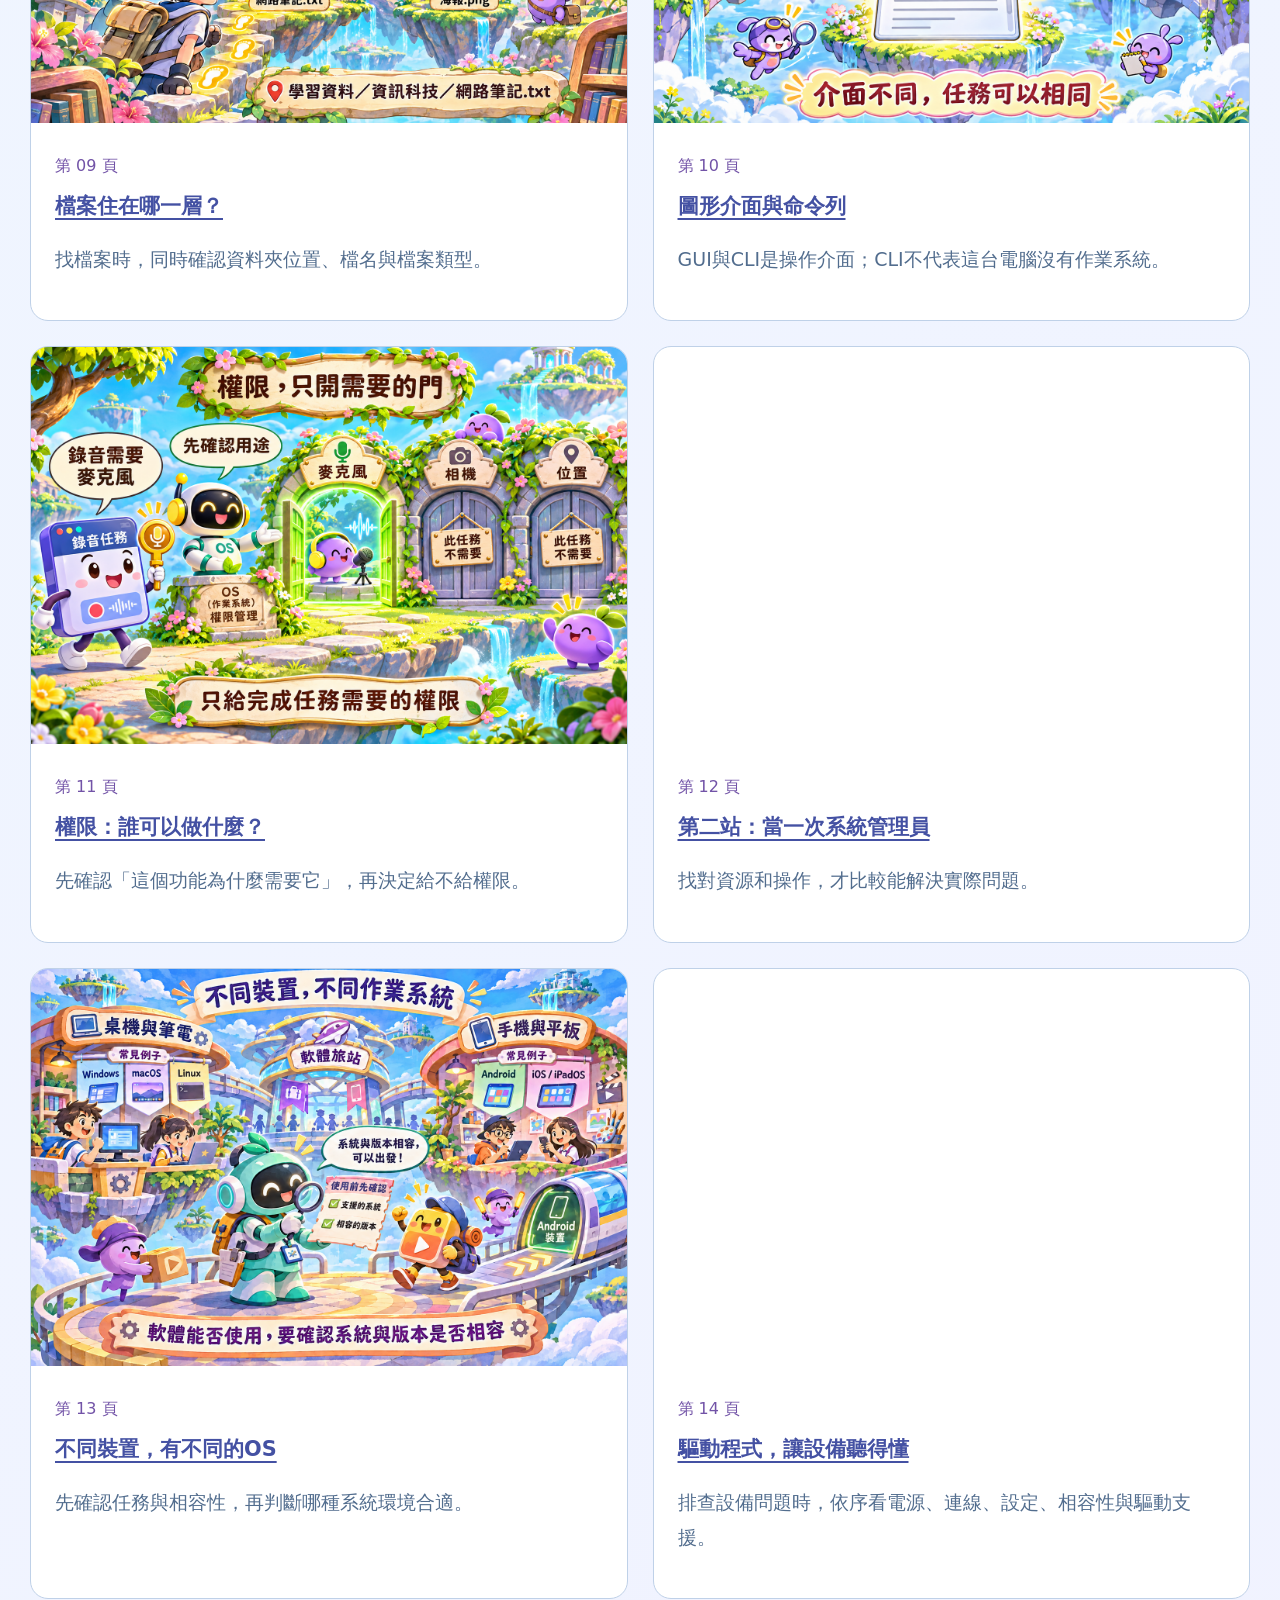
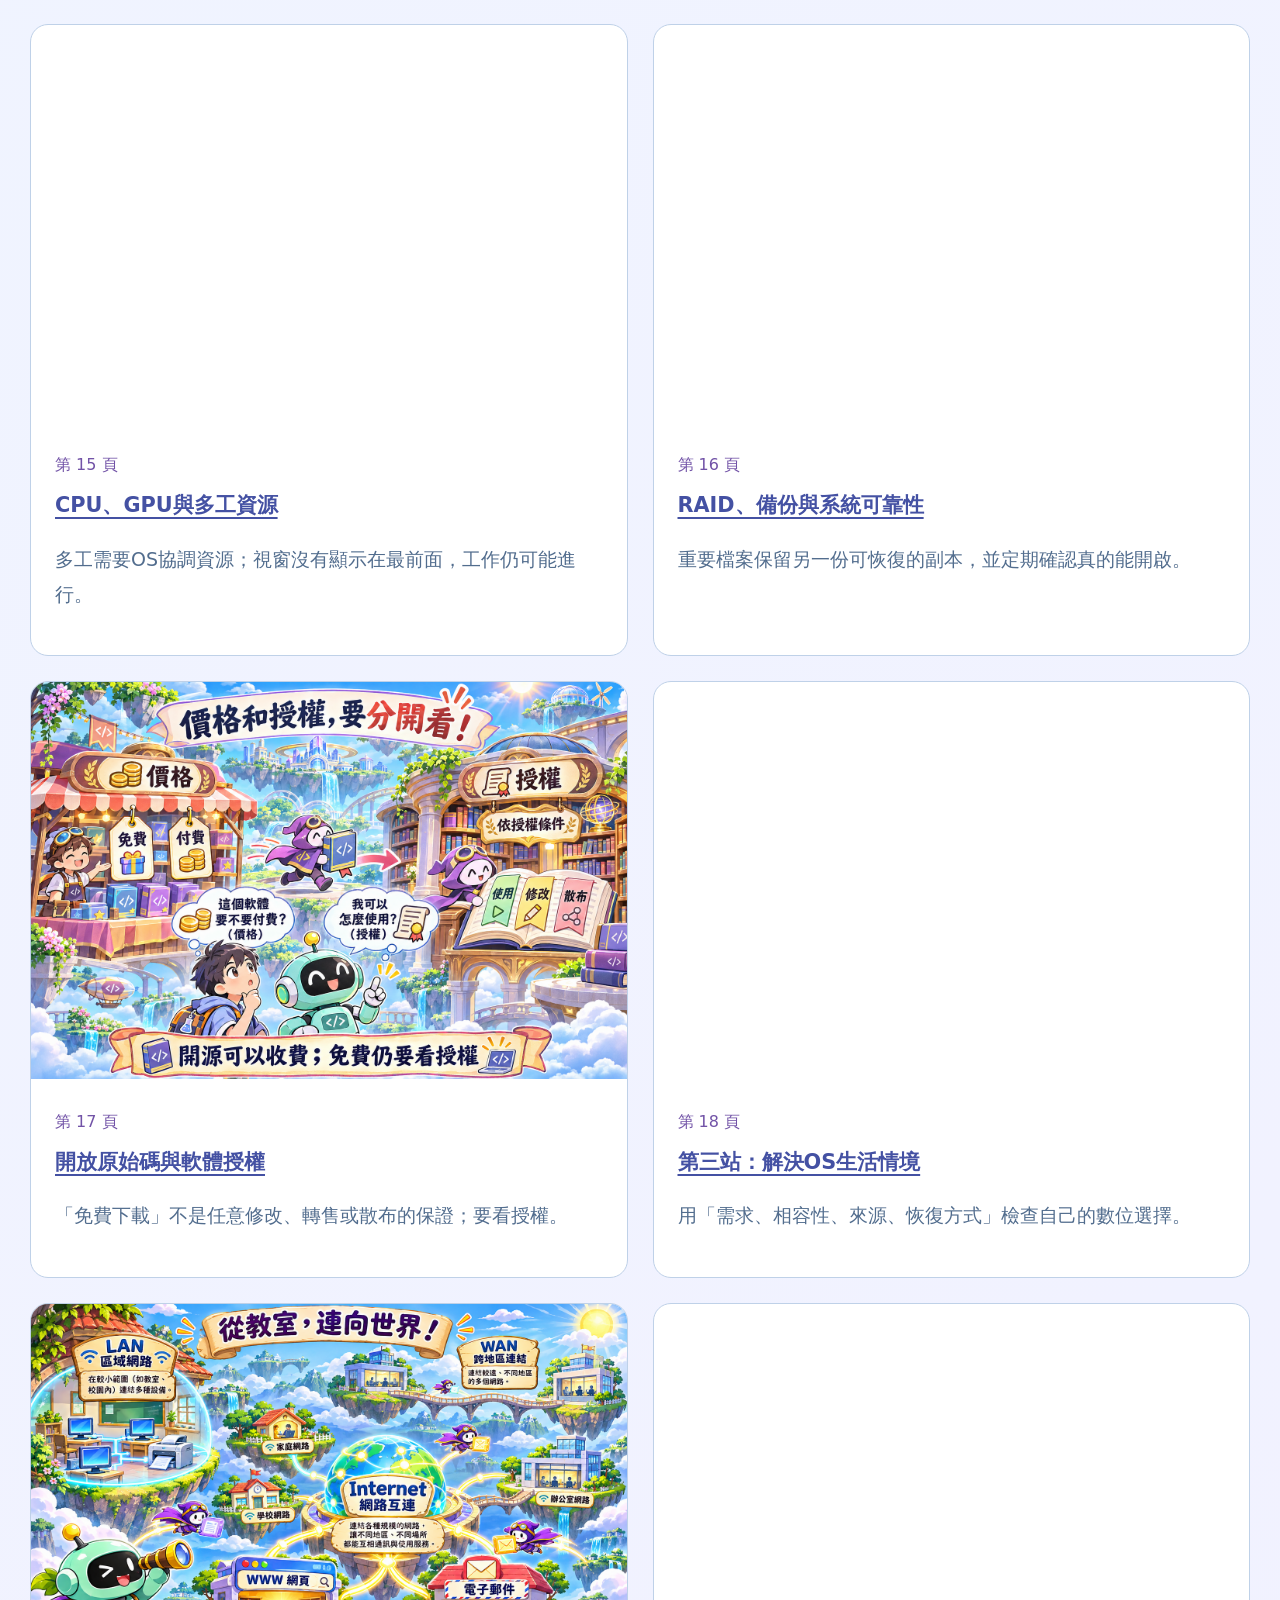
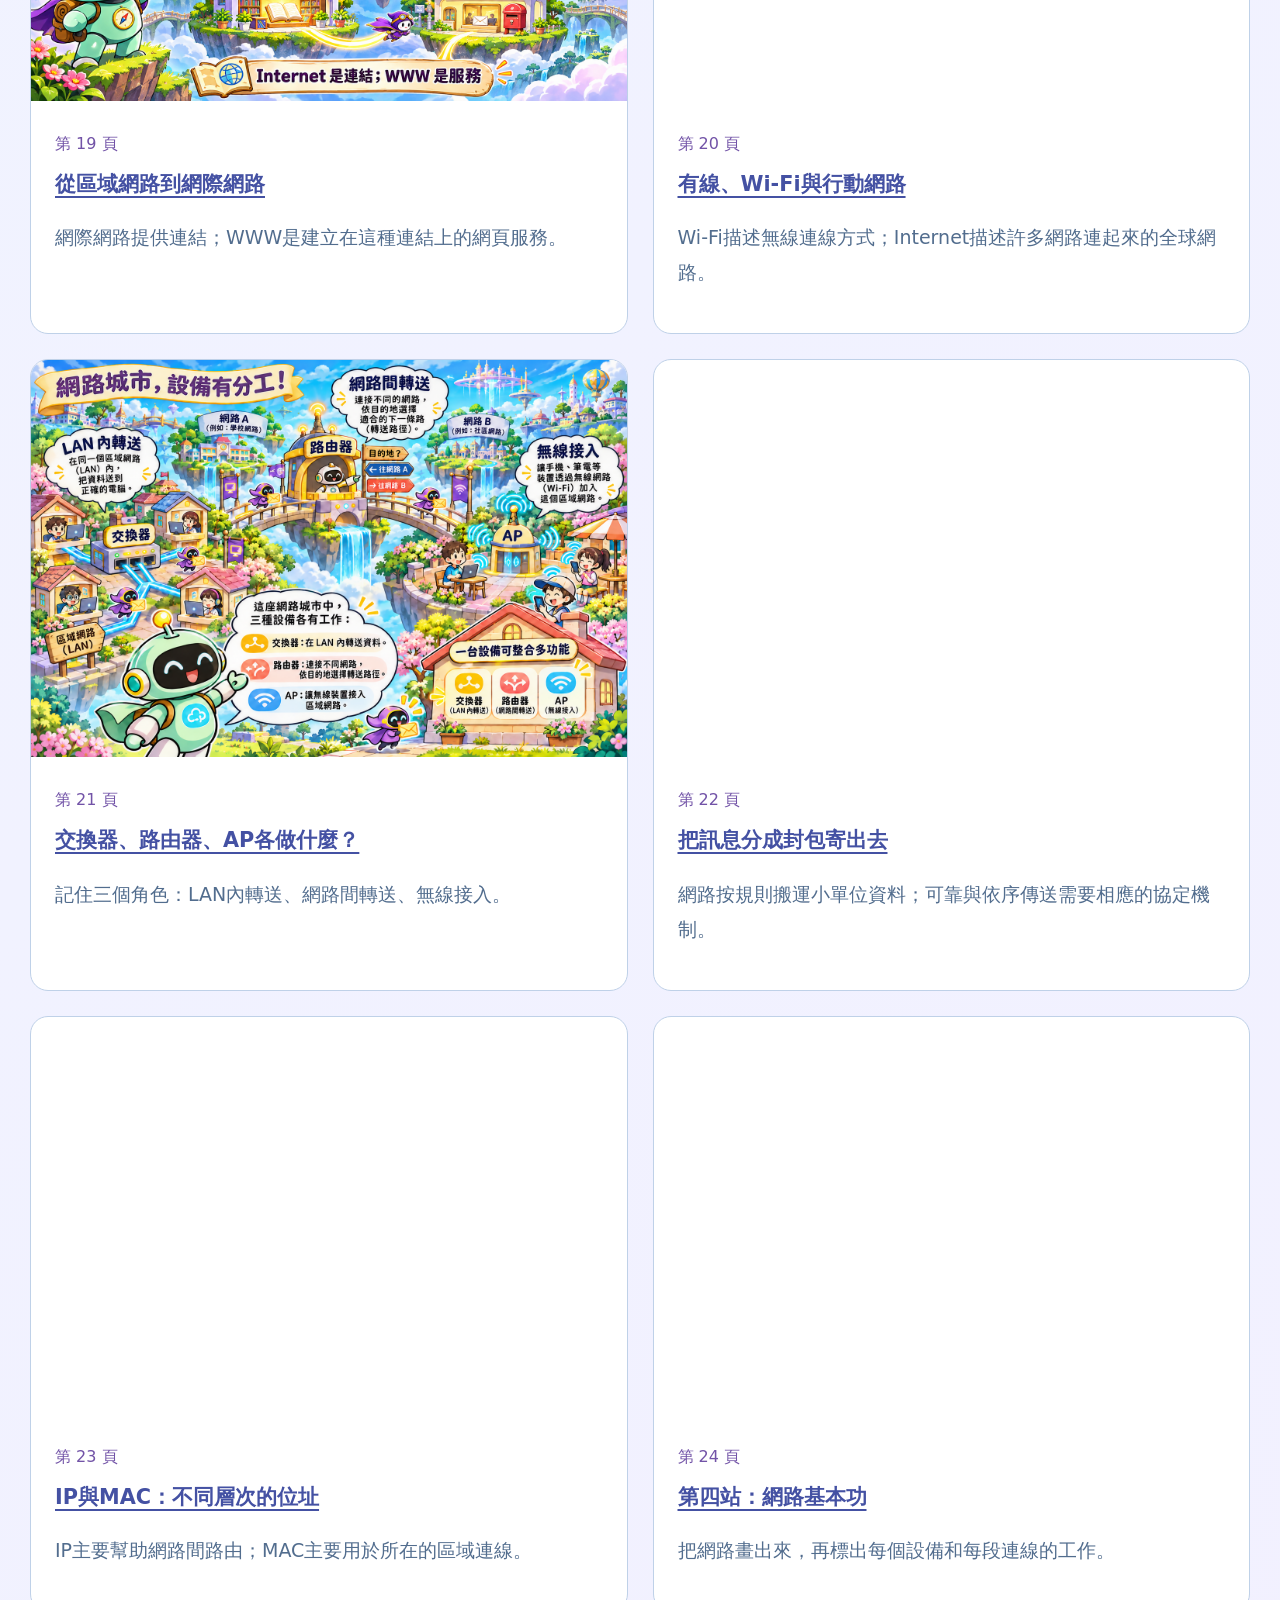
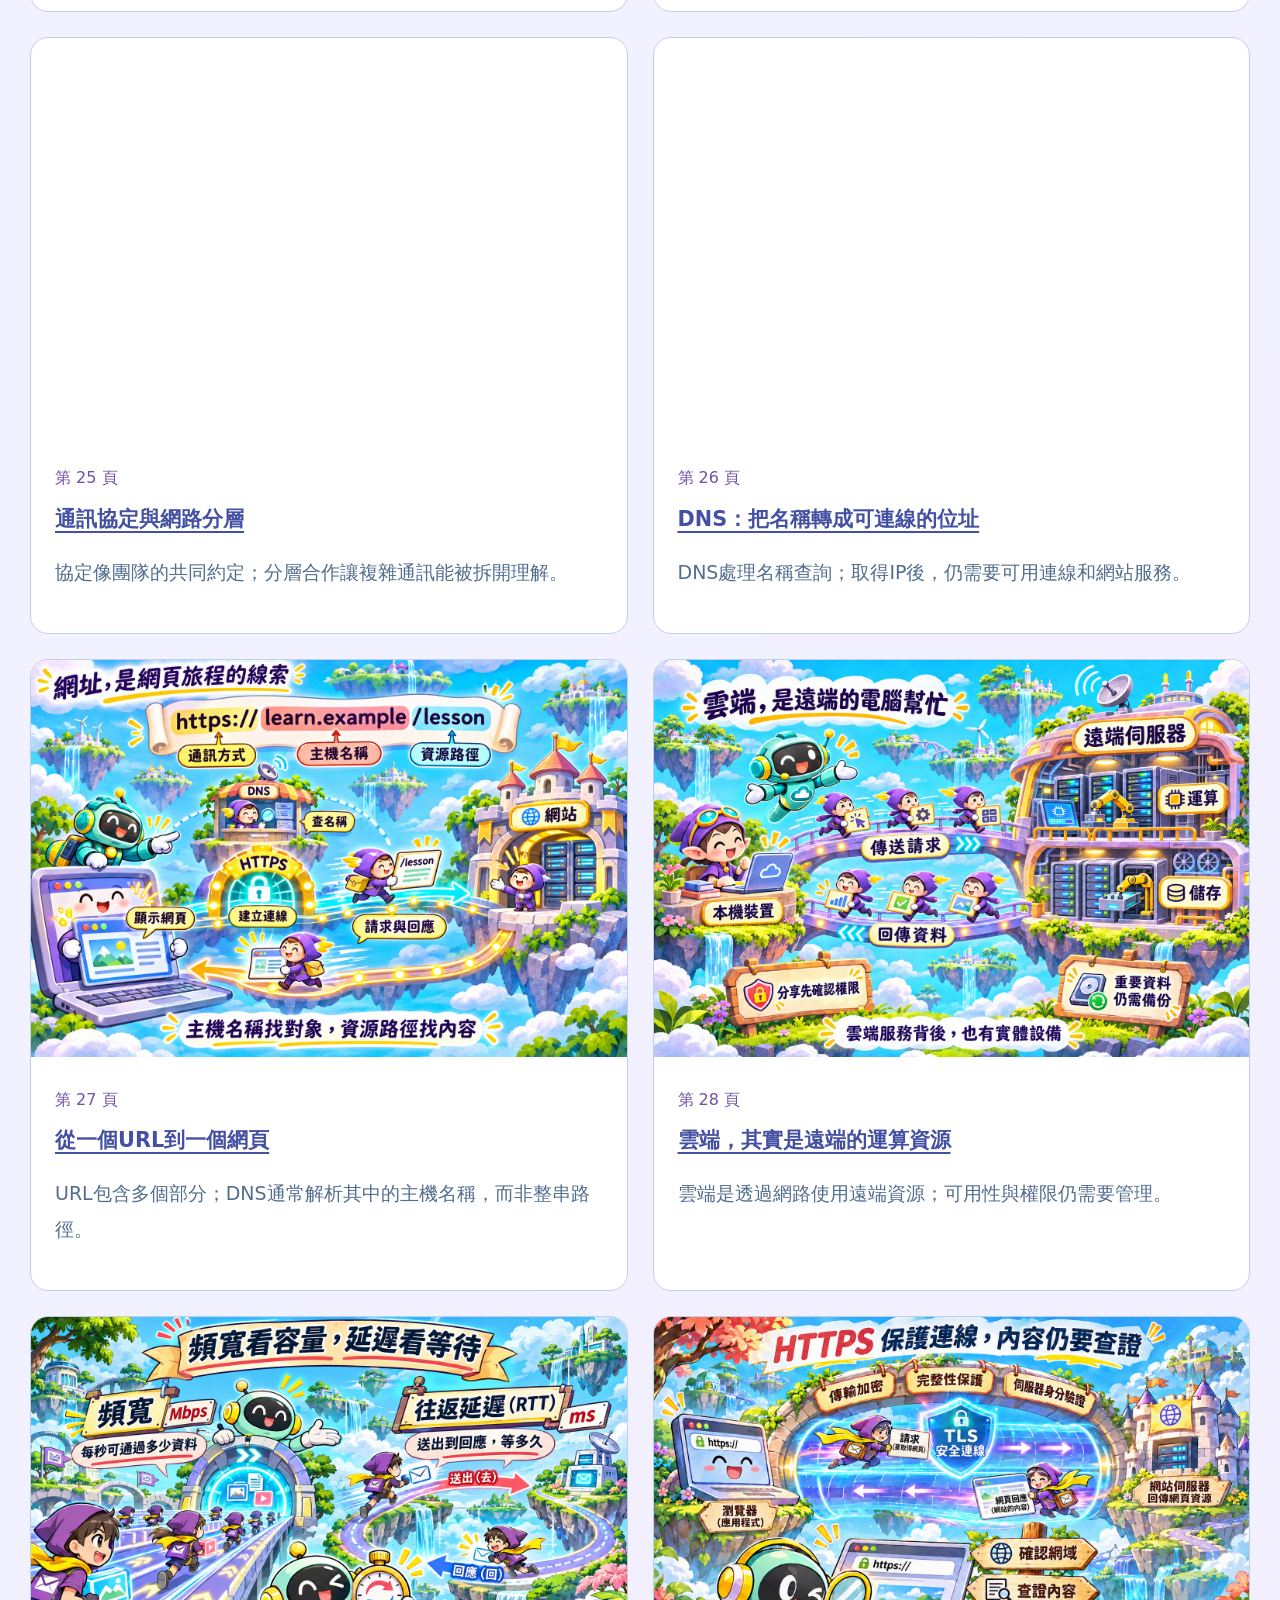
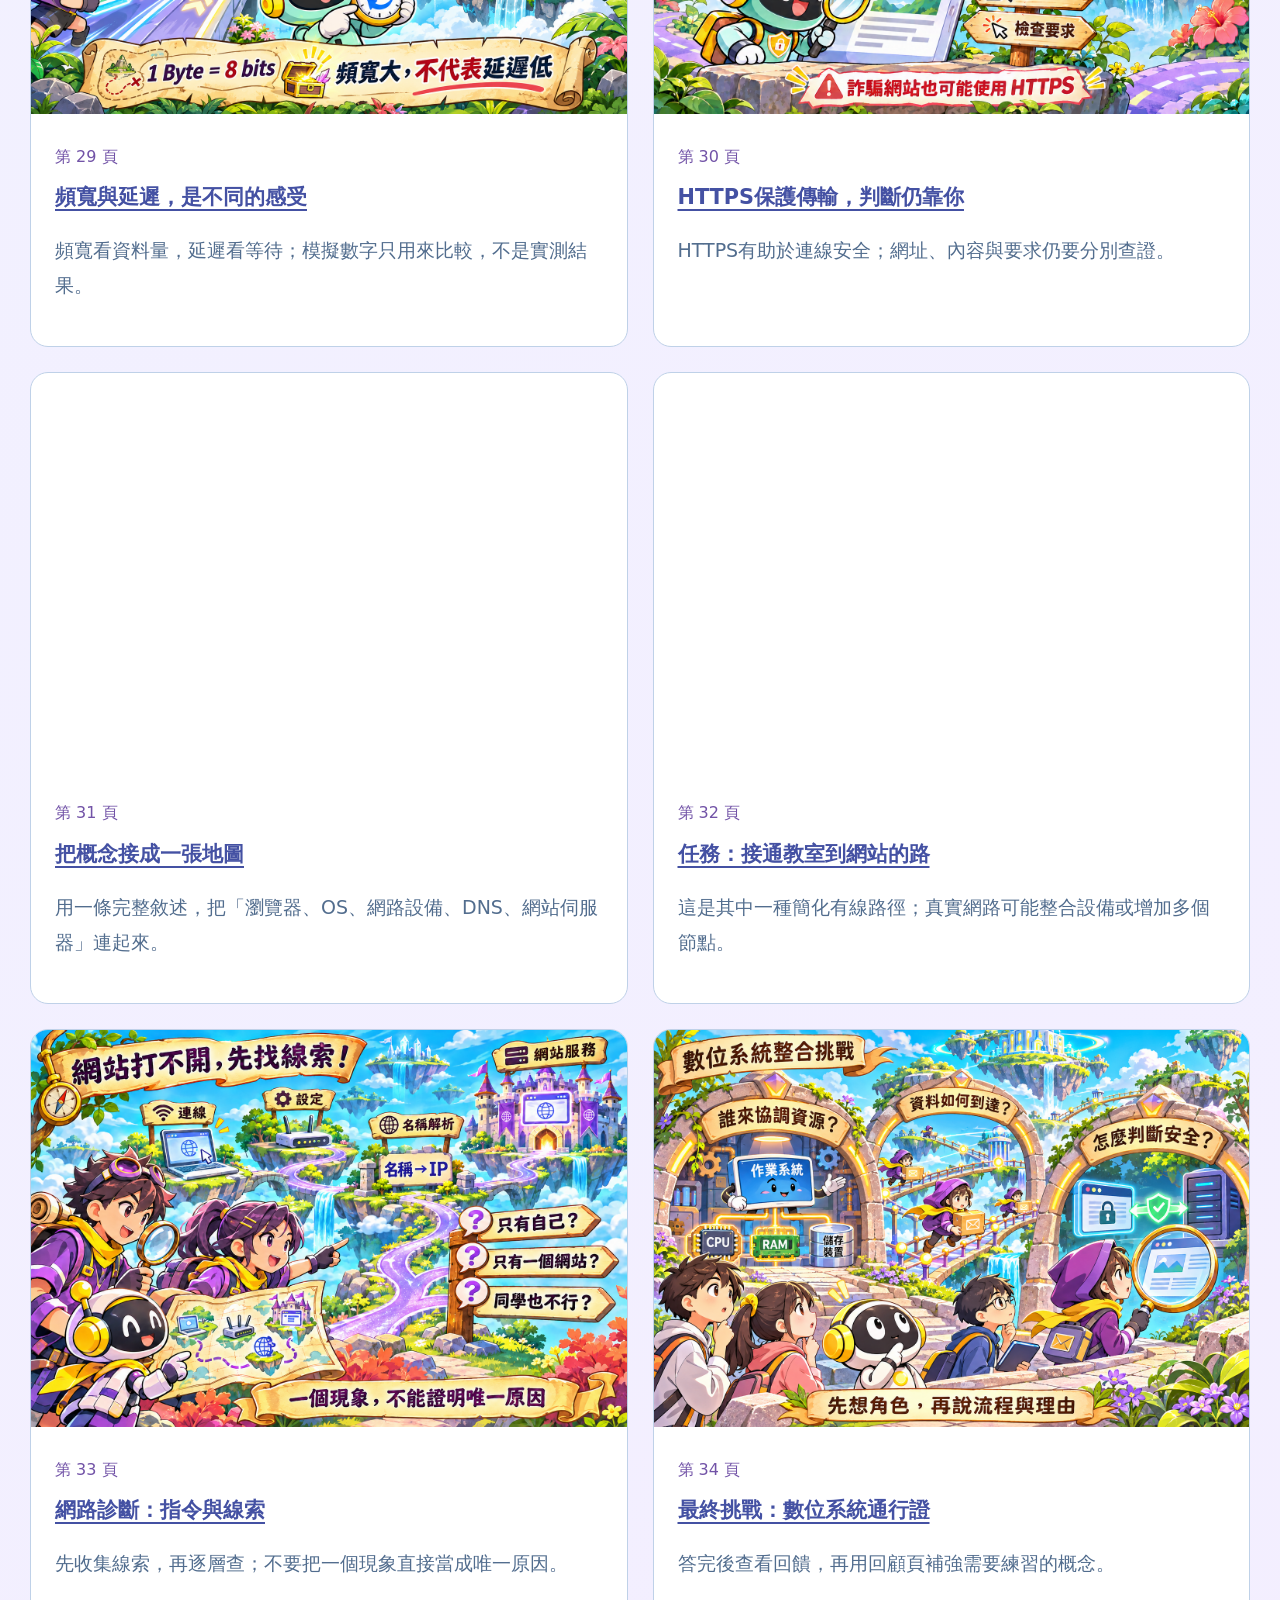
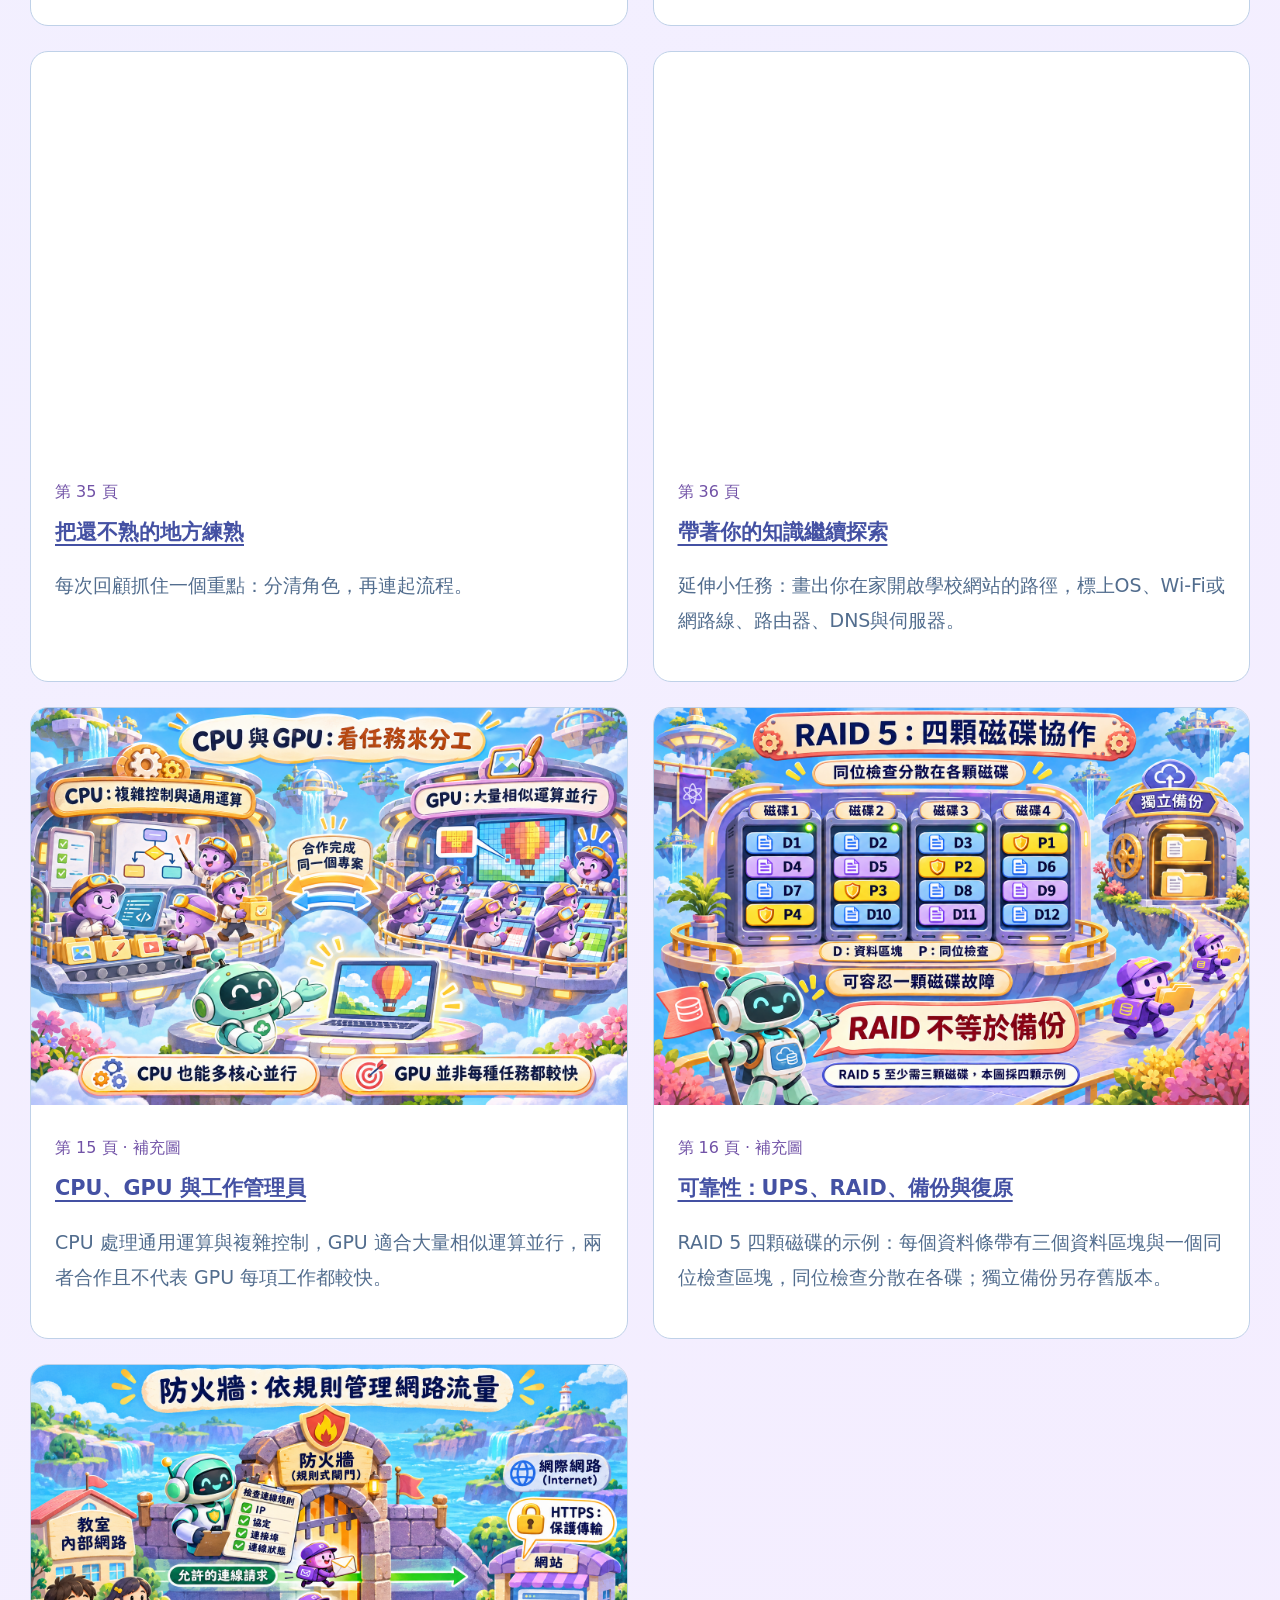
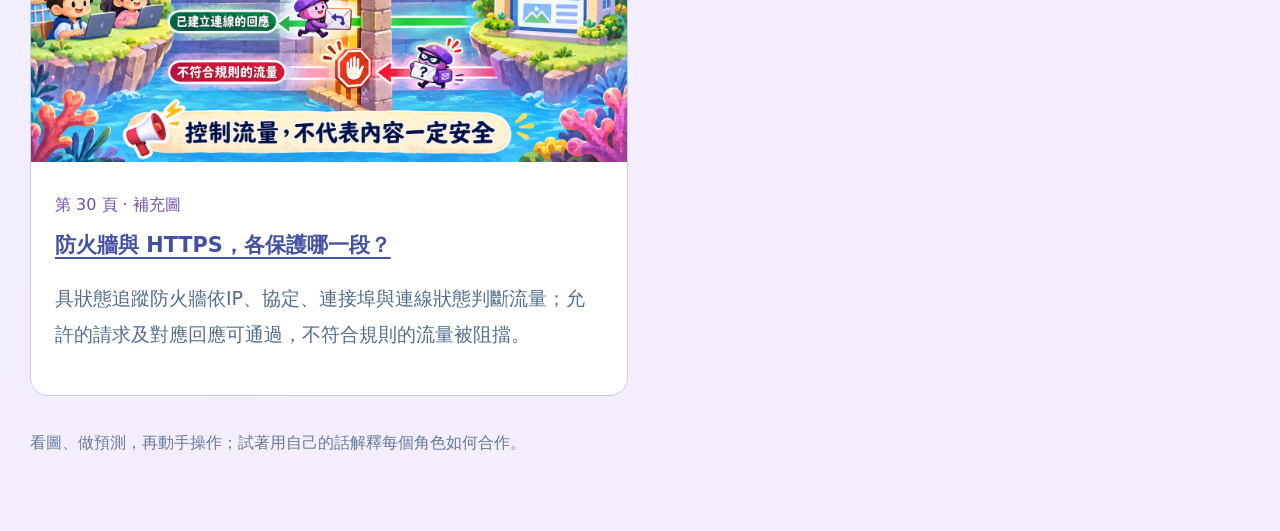
<file: system-network-lab/knowledge-atlas.html>
<!doctype html><html lang="zh-Hant"><head><meta charset="utf-8"><meta name="viewport" content="width=device-width,initial-scale=1"><title>知識圖總覽｜系統與網路探索站</title><style>*{box-sizing:border-box}body{margin:0;background:linear-gradient(135deg,#eef7ff,#f4edff);color:#283e66;font:19px/1.85 system-ui,-apple-system,"PingFang TC","Microsoft JhengHei",sans-serif}main{max-width:1440px;margin:auto;padding:42px 30px}a{color:#4451a3;text-underline-offset:5px}a:focus-visible{outline:3px solid #4baf94;outline-offset:4px}header{max-width:1050px;margin-bottom:35px}h1{font-size:clamp(2rem,4vw,3rem);line-height:1.4}nav{display:flex;gap:25px;flex-wrap:wrap}.grid{display:grid;grid-template-columns:repeat(2,minmax(0,1fr));gap:25px}article{border:1px solid #bfd1e8;background:#fff;border-radius:18px;overflow:hidden}img{display:block;width:100%;height:auto}h2{font-size:1.3rem;line-height:1.6;margin:8px 0 12px}.card-content{padding:24px}small{font-size:16px;color:#7253a7}p{color:#526d8e}footer{padding:32px 0;color:#647b99;font-size:16px}@media(max-width:760px){main{padding:28px 16px}.grid{grid-template-columns:1fr}.card-content{padding:20px}}@media print{body{background:#fff;color:#111}.grid{display:block}article{break-inside:avoid;margin:20px 0}a{color:inherit}}</style></head><body><main><header><nav><a href="index.html">開啟互動學習網頁</a><a href="course-plan.html">教師課程安排</a></nav><h1>36 頁課程，39 張知識圖</h1><p>每頁各一張圖解，另有三張補充圖。點選圖片可看原圖，點選主題可進入互動課程。</p><p>明亮的科普漫畫與機器人陪你理解概念。場景與角色是教學比喻，請搭配文字與操作一起探索。</p></header><section class="grid" aria-label="39張知識圖解"><article><a class="image" href="assets/knowledge-v3/lesson-01.png" target="_blank" rel="noopener"><img src="assets/knowledge-v3/lesson-01.png" loading="lazy" decoding="async" width="1536" height="1024" alt="學習目標：說出OS的任務、看懂基本網路圖，並解釋網頁如何到達你的裝置。"></a><div class="card-content"><small>第 01 頁</small><h2><a href="index.html#/lesson/1">啟動你的數位探索</a></h2><p>學習目標：說出OS的任務、看懂基本網路圖，並解釋網頁如何到達你的裝置。</p></div></article><article><a class="image" href="assets/knowledge-v3/lesson-02.png" target="_blank" rel="noopener"><img src="assets/knowledge-v3/lesson-02.png" loading="lazy" decoding="async" width="1536" height="1024" alt="硬體提供實體能力，軟體安排如何使用這些能力。"></a><div class="card-content"><small>第 02 頁</small><h2><a href="index.html#/lesson/2">硬體與軟體，一起完成任務</a></h2><p>硬體提供實體能力，軟體安排如何使用這些能力。</p></div></article><article><a class="image" href="assets/knowledge-v3/lesson-03.png" target="_blank" rel="noopener"><img src="assets/knowledge-v3/lesson-03.png" loading="lazy" decoding="async" width="1536" height="1024" alt="瀏覽器是應用軟體；Windows、macOS和Linux發行版是常見的作業系統環境。"></a><div class="card-content"><small>第 03 頁</small><h2><a href="index.html#/lesson/3">應用軟體，還是系統軟體？</a></h2><p>瀏覽器是應用軟體；Windows、macOS和Linux發行版是常見的作業系統環境。</p></div></article><article><a class="image" href="assets/knowledge-v3/lesson-04.png" target="_blank" rel="noopener"><img src="assets/knowledge-v3/lesson-04.png" loading="lazy" decoding="async" width="1536" height="1024" alt="概念路徑：使用者提出需求 → 應用程式 → 作業系統與驅動程式 → 硬體。"></a><div class="card-content"><small>第 04 頁</small><h2><a href="index.html#/lesson/4">作業系統是協調的橋梁</a></h2><p>概念路徑：使用者提出需求 → 應用程式 → 作業系統與驅動程式 → 硬體。</p></div></article><article><a class="image" href="assets/knowledge-v3/lesson-05.png" target="_blank" rel="noopener"><img src="assets/knowledge-v3/lesson-05.png" loading="lazy" decoding="async" width="1536" height="1024" alt="先有韌體和載入程序，才有作業系統提供的操作環境。"></a><div class="card-content"><small>第 05 頁</small><h2><a href="index.html#/lesson/5">按下電源後，發生什麼事？</a></h2><p>先有韌體和載入程序，才有作業系統提供的操作環境。</p></div></article><article><a class="image" href="assets/knowledge-v3/lesson-06.png" target="_blank" rel="noopener"><img src="assets/knowledge-v3/lesson-06.png" loading="lazy" decoding="async" width="1536" height="1024" alt="能用自己的話解釋原因，比只記住名詞更有幫助。"></a><div class="card-content"><small>第 06 頁</small><h2><a href="index.html#/lesson/6">第一站：你看懂系統了嗎？</a></h2><p>能用自己的話解釋原因，比只記住名詞更有幫助。</p></div></article><article><a class="image" href="assets/knowledge-v3/lesson-07.png" target="_blank" rel="noopener"><img src="assets/knowledge-v3/lesson-07.png" loading="lazy" decoding="async" width="1536" height="1024" alt="排程分配的是執行機會；本頁以單核心輪流處理的簡化模型示範。"></a><div class="card-content"><small>第 07 頁</small><h2><a href="index.html#/lesson/7">CPU時間，怎麼分給大家？</a></h2><p>排程分配的是執行機會；本頁以單核心輪流處理的簡化模型示範。</p></div></article><article><a class="image" href="assets/knowledge-v3/lesson-08.png" target="_blank" rel="noopener"><img src="assets/knowledge-v3/lesson-08.png" loading="lazy" decoding="async" width="1536" height="1024" alt="記得儲存修改；關閉程式與解除安裝是兩件不同的事。"></a><div class="card-content"><small>第 08 頁</small><h2><a href="index.html#/lesson/8">RAM是工作桌，儲存裝置是書櫃</a></h2><p>記得儲存修改；關閉程式與解除安裝是兩件不同的事。</p></div></article><article><a class="image" href="assets/knowledge-v3/lesson-09.png" target="_blank" rel="noopener"><img src="assets/knowledge-v3/lesson-09.png" loading="lazy" decoding="async" width="1536" height="1024" alt="找檔案時，同時確認資料夾位置、檔名與檔案類型。"></a><div class="card-content"><small>第 09 頁</small><h2><a href="index.html#/lesson/9">檔案住在哪一層？</a></h2><p>找檔案時，同時確認資料夾位置、檔名與檔案類型。</p></div></article><article><a class="image" href="assets/knowledge-v3/lesson-10.png" target="_blank" rel="noopener"><img src="assets/knowledge-v3/lesson-10.png" loading="lazy" decoding="async" width="1536" height="1024" alt="GUI與CLI是操作介面；CLI不代表這台電腦沒有作業系統。"></a><div class="card-content"><small>第 10 頁</small><h2><a href="index.html#/lesson/10">圖形介面與命令列</a></h2><p>GUI與CLI是操作介面；CLI不代表這台電腦沒有作業系統。</p></div></article><article><a class="image" href="assets/knowledge-v3/lesson-11.png" target="_blank" rel="noopener"><img src="assets/knowledge-v3/lesson-11.png" loading="lazy" decoding="async" width="1536" height="1024" alt="先確認「這個功能為什麼需要它」，再決定給不給權限。"></a><div class="card-content"><small>第 11 頁</small><h2><a href="index.html#/lesson/11">權限：誰可以做什麼？</a></h2><p>先確認「這個功能為什麼需要它」，再決定給不給權限。</p></div></article><article><a class="image" href="assets/knowledge-v3/lesson-12.png" target="_blank" rel="noopener"><img src="assets/knowledge-v3/lesson-12.png" loading="lazy" decoding="async" width="1536" height="1024" alt="找對資源和操作，才比較能解決實際問題。"></a><div class="card-content"><small>第 12 頁</small><h2><a href="index.html#/lesson/12">第二站：當一次系統管理員</a></h2><p>找對資源和操作，才比較能解決實際問題。</p></div></article><article><a class="image" href="assets/knowledge-v3/lesson-13.png" target="_blank" rel="noopener"><img src="assets/knowledge-v3/lesson-13.png" loading="lazy" decoding="async" width="1536" height="1024" alt="先確認任務與相容性，再判斷哪種系統環境合適。"></a><div class="card-content"><small>第 13 頁</small><h2><a href="index.html#/lesson/13">不同裝置，有不同的OS</a></h2><p>先確認任務與相容性，再判斷哪種系統環境合適。</p></div></article><article><a class="image" href="assets/knowledge-v3/lesson-14.png" target="_blank" rel="noopener"><img src="assets/knowledge-v3/lesson-14.png" loading="lazy" decoding="async" width="1536" height="1024" alt="排查設備問題時，依序看電源、連線、設定、相容性與驅動支援。"></a><div class="card-content"><small>第 14 頁</small><h2><a href="index.html#/lesson/14">驅動程式，讓設備聽得懂</a></h2><p>排查設備問題時，依序看電源、連線、設定、相容性與驅動支援。</p></div></article><article><a class="image" href="assets/knowledge-v3/lesson-15.png" target="_blank" rel="noopener"><img src="assets/knowledge-v3/lesson-15.png" loading="lazy" decoding="async" width="1536" height="1024" alt="多工需要OS協調資源；視窗沒有顯示在最前面，工作仍可能進行。"></a><div class="card-content"><small>第 15 頁</small><h2><a href="index.html#/lesson/15">CPU、GPU與多工資源</a></h2><p>多工需要OS協調資源；視窗沒有顯示在最前面，工作仍可能進行。</p></div></article><article><a class="image" href="assets/knowledge-v3/lesson-16.png" target="_blank" rel="noopener"><img src="assets/knowledge-v3/lesson-16.png" loading="lazy" decoding="async" width="1536" height="1024" alt="重要檔案保留另一份可恢復的副本，並定期確認真的能開啟。"></a><div class="card-content"><small>第 16 頁</small><h2><a href="index.html#/lesson/16">RAID、備份與系統可靠性</a></h2><p>重要檔案保留另一份可恢復的副本，並定期確認真的能開啟。</p></div></article><article><a class="image" href="assets/knowledge-v3/lesson-17.png" target="_blank" rel="noopener"><img src="assets/knowledge-v3/lesson-17.png" loading="lazy" decoding="async" width="1536" height="1024" alt="「免費下載」不是任意修改、轉售或散布的保證；要看授權。"></a><div class="card-content"><small>第 17 頁</small><h2><a href="index.html#/lesson/17">開放原始碼與軟體授權</a></h2><p>「免費下載」不是任意修改、轉售或散布的保證；要看授權。</p></div></article><article><a class="image" href="assets/knowledge-v3/lesson-18.png" target="_blank" rel="noopener"><img src="assets/knowledge-v3/lesson-18.png" loading="lazy" decoding="async" width="1536" height="1024" alt="用「需求、相容性、來源、恢復方式」檢查自己的數位選擇。"></a><div class="card-content"><small>第 18 頁</small><h2><a href="index.html#/lesson/18">第三站：解決OS生活情境</a></h2><p>用「需求、相容性、來源、恢復方式」檢查自己的數位選擇。</p></div></article><article><a class="image" href="assets/knowledge-v3/lesson-19.png" target="_blank" rel="noopener"><img src="assets/knowledge-v3/lesson-19.png" loading="lazy" decoding="async" width="1536" height="1024" alt="網際網路提供連結；WWW是建立在這種連結上的網頁服務。"></a><div class="card-content"><small>第 19 頁</small><h2><a href="index.html#/lesson/19">從區域網路到網際網路</a></h2><p>網際網路提供連結；WWW是建立在這種連結上的網頁服務。</p></div></article><article><a class="image" href="assets/knowledge-v3/lesson-20.png" target="_blank" rel="noopener"><img src="assets/knowledge-v3/lesson-20.png" loading="lazy" decoding="async" width="1536" height="1024" alt="Wi-Fi描述無線連線方式；Internet描述許多網路連起來的全球網路。"></a><div class="card-content"><small>第 20 頁</small><h2><a href="index.html#/lesson/20">有線、Wi-Fi與行動網路</a></h2><p>Wi-Fi描述無線連線方式；Internet描述許多網路連起來的全球網路。</p></div></article><article><a class="image" href="assets/knowledge-v3/lesson-21.png" target="_blank" rel="noopener"><img src="assets/knowledge-v3/lesson-21.png" loading="lazy" decoding="async" width="1536" height="1024" alt="記住三個角色：LAN內轉送、網路間轉送、無線接入。"></a><div class="card-content"><small>第 21 頁</small><h2><a href="index.html#/lesson/21">交換器、路由器、AP各做什麼？</a></h2><p>記住三個角色：LAN內轉送、網路間轉送、無線接入。</p></div></article><article><a class="image" href="assets/knowledge-v3/lesson-22.png" target="_blank" rel="noopener"><img src="assets/knowledge-v3/lesson-22.png" loading="lazy" decoding="async" width="1536" height="1024" alt="網路按規則搬運小單位資料；可靠與依序傳送需要相應的協定機制。"></a><div class="card-content"><small>第 22 頁</small><h2><a href="index.html#/lesson/22">把訊息分成封包寄出去</a></h2><p>網路按規則搬運小單位資料；可靠與依序傳送需要相應的協定機制。</p></div></article><article><a class="image" href="assets/knowledge-v3/lesson-23.png" target="_blank" rel="noopener"><img src="assets/knowledge-v3/lesson-23.png" loading="lazy" decoding="async" width="1536" height="1024" alt="IP主要幫助網路間路由；MAC主要用於所在的區域連線。"></a><div class="card-content"><small>第 23 頁</small><h2><a href="index.html#/lesson/23">IP與MAC：不同層次的位址</a></h2><p>IP主要幫助網路間路由；MAC主要用於所在的區域連線。</p></div></article><article><a class="image" href="assets/knowledge-v3/lesson-24.png" target="_blank" rel="noopener"><img src="assets/knowledge-v3/lesson-24.png" loading="lazy" decoding="async" width="1536" height="1024" alt="把網路畫出來，再標出每個設備和每段連線的工作。"></a><div class="card-content"><small>第 24 頁</small><h2><a href="index.html#/lesson/24">第四站：網路基本功</a></h2><p>把網路畫出來，再標出每個設備和每段連線的工作。</p></div></article><article><a class="image" href="assets/knowledge-v3/lesson-25.png" target="_blank" rel="noopener"><img src="assets/knowledge-v3/lesson-25.png" loading="lazy" decoding="async" width="1536" height="1024" alt="協定像團隊的共同約定；分層合作讓複雜通訊能被拆開理解。"></a><div class="card-content"><small>第 25 頁</small><h2><a href="index.html#/lesson/25">通訊協定與網路分層</a></h2><p>協定像團隊的共同約定；分層合作讓複雜通訊能被拆開理解。</p></div></article><article><a class="image" href="assets/knowledge-v3/lesson-26.png" target="_blank" rel="noopener"><img src="assets/knowledge-v3/lesson-26.png" loading="lazy" decoding="async" width="1536" height="1024" alt="DNS處理名稱查詢；取得IP後，仍需要可用連線和網站服務。"></a><div class="card-content"><small>第 26 頁</small><h2><a href="index.html#/lesson/26">DNS：把名稱轉成可連線的位址</a></h2><p>DNS處理名稱查詢；取得IP後，仍需要可用連線和網站服務。</p></div></article><article><a class="image" href="assets/knowledge-v3/lesson-27.png" target="_blank" rel="noopener"><img src="assets/knowledge-v3/lesson-27.png" loading="lazy" decoding="async" width="1536" height="1024" alt="URL包含多個部分；DNS通常解析其中的主機名稱，而非整串路徑。"></a><div class="card-content"><small>第 27 頁</small><h2><a href="index.html#/lesson/27">從一個URL到一個網頁</a></h2><p>URL包含多個部分；DNS通常解析其中的主機名稱，而非整串路徑。</p></div></article><article><a class="image" href="assets/knowledge-v3/lesson-28.png" target="_blank" rel="noopener"><img src="assets/knowledge-v3/lesson-28.png" loading="lazy" decoding="async" width="1536" height="1024" alt="雲端是透過網路使用遠端資源；可用性與權限仍需要管理。"></a><div class="card-content"><small>第 28 頁</small><h2><a href="index.html#/lesson/28">雲端，其實是遠端的運算資源</a></h2><p>雲端是透過網路使用遠端資源；可用性與權限仍需要管理。</p></div></article><article><a class="image" href="assets/knowledge-v3/lesson-29.png" target="_blank" rel="noopener"><img src="assets/knowledge-v3/lesson-29.png" loading="lazy" decoding="async" width="1536" height="1024" alt="頻寬看資料量，延遲看等待；模擬數字只用來比較，不是實測結果。"></a><div class="card-content"><small>第 29 頁</small><h2><a href="index.html#/lesson/29">頻寬與延遲，是不同的感受</a></h2><p>頻寬看資料量，延遲看等待；模擬數字只用來比較，不是實測結果。</p></div></article><article><a class="image" href="assets/knowledge-v3/lesson-30.png" target="_blank" rel="noopener"><img src="assets/knowledge-v3/lesson-30.png" loading="lazy" decoding="async" width="1536" height="1024" alt="HTTPS有助於連線安全；網址、內容與要求仍要分別查證。"></a><div class="card-content"><small>第 30 頁</small><h2><a href="index.html#/lesson/30">HTTPS保護傳輸，判斷仍靠你</a></h2><p>HTTPS有助於連線安全；網址、內容與要求仍要分別查證。</p></div></article><article><a class="image" href="assets/knowledge-v3/lesson-31.png" target="_blank" rel="noopener"><img src="assets/knowledge-v3/lesson-31.png" loading="lazy" decoding="async" width="1536" height="1024" alt="用一條完整敘述，把「瀏覽器、OS、網路設備、DNS、網站伺服器」連起來。"></a><div class="card-content"><small>第 31 頁</small><h2><a href="index.html#/lesson/31">把概念接成一張地圖</a></h2><p>用一條完整敘述，把「瀏覽器、OS、網路設備、DNS、網站伺服器」連起來。</p></div></article><article><a class="image" href="assets/knowledge-v3/lesson-32.png" target="_blank" rel="noopener"><img src="assets/knowledge-v3/lesson-32.png" loading="lazy" decoding="async" width="1536" height="1024" alt="這是其中一種簡化有線路徑；真實網路可能整合設備或增加多個節點。"></a><div class="card-content"><small>第 32 頁</small><h2><a href="index.html#/lesson/32">任務：接通教室到網站的路</a></h2><p>這是其中一種簡化有線路徑；真實網路可能整合設備或增加多個節點。</p></div></article><article><a class="image" href="assets/knowledge-v3/lesson-33.png" target="_blank" rel="noopener"><img src="assets/knowledge-v3/lesson-33.png" loading="lazy" decoding="async" width="1536" height="1024" alt="先收集線索，再逐層查；不要把一個現象直接當成唯一原因。"></a><div class="card-content"><small>第 33 頁</small><h2><a href="index.html#/lesson/33">網路診斷：指令與線索</a></h2><p>先收集線索，再逐層查；不要把一個現象直接當成唯一原因。</p></div></article><article><a class="image" href="assets/knowledge-v3/lesson-34.png" target="_blank" rel="noopener"><img src="assets/knowledge-v3/lesson-34.png" loading="lazy" decoding="async" width="1536" height="1024" alt="答完後查看回饋，再用回顧頁補強需要練習的概念。"></a><div class="card-content"><small>第 34 頁</small><h2><a href="index.html#/lesson/34">最終挑戰：數位系統通行證</a></h2><p>答完後查看回饋，再用回顧頁補強需要練習的概念。</p></div></article><article><a class="image" href="assets/knowledge-v3/lesson-35.png" target="_blank" rel="noopener"><img src="assets/knowledge-v3/lesson-35.png" loading="lazy" decoding="async" width="1536" height="1024" alt="每次回顧抓住一個重點：分清角色，再連起流程。"></a><div class="card-content"><small>第 35 頁</small><h2><a href="index.html#/lesson/35">把還不熟的地方練熟</a></h2><p>每次回顧抓住一個重點：分清角色，再連起流程。</p></div></article><article><a class="image" href="assets/knowledge-v3/lesson-36.png" target="_blank" rel="noopener"><img src="assets/knowledge-v3/lesson-36.png" loading="lazy" decoding="async" width="1536" height="1024" alt="延伸小任務：畫出你在家開啟學校網站的路徑，標上OS、Wi-Fi或網路線、路由器、DNS與伺服器。"></a><div class="card-content"><small>第 36 頁</small><h2><a href="index.html#/lesson/36">帶著你的知識繼續探索</a></h2><p>延伸小任務：畫出你在家開啟學校網站的路徑，標上OS、Wi-Fi或網路線、路由器、DNS與伺服器。</p></div></article><article><a class="image" href="assets/core-v4/cpu-gpu.png" target="_blank" rel="noopener"><img src="assets/core-v4/cpu-gpu.png" loading="lazy" decoding="async" width="1536" height="1024" alt="CPU 處理通用運算與複雜控制，GPU 適合大量相似運算並行，兩者合作且不代表 GPU 每項工作都較快。"></a><div class="card-content"><small>第 15 頁 · 補充圖</small><h2><a href="index.html#/lesson/15/core">CPU、GPU 與工作管理員</a></h2><p>CPU 處理通用運算與複雜控制，GPU 適合大量相似運算並行，兩者合作且不代表 GPU 每項工作都較快。</p></div></article><article><a class="image" href="assets/core-v5/raid-four.png" target="_blank" rel="noopener"><img src="assets/core-v5/raid-four.png" loading="lazy" decoding="async" width="1536" height="1024" alt="RAID 5 四顆磁碟的示例：每個資料條帶有三個資料區塊與一個同位檢查區塊，同位檢查分散在各碟；獨立備份另存舊版本。"></a><div class="card-content"><small>第 16 頁 · 補充圖</small><h2><a href="index.html#/lesson/16/core">可靠性：UPS、RAID、備份與復原</a></h2><p>RAID 5 四顆磁碟的示例：每個資料條帶有三個資料區塊與一個同位檢查區塊，同位檢查分散在各碟；獨立備份另存舊版本。</p></div></article><article><a class="image" href="assets/core-v4/firewall.png" target="_blank" rel="noopener"><img src="assets/core-v4/firewall.png" loading="lazy" decoding="async" width="1536" height="1024" alt="具狀態追蹤防火牆依IP、協定、連接埠與連線狀態判斷流量；允許的請求及對應回應可通過，不符合規則的流量被阻擋。"></a><div class="card-content"><small>第 30 頁 · 補充圖</small><h2><a href="index.html#/lesson/30/core">防火牆與 HTTPS，各保護哪一段？</a></h2><p>具狀態追蹤防火牆依IP、協定、連接埠與連線狀態判斷流量；允許的請求及對應回應可通過，不符合規則的流量被阻擋。</p></div></article></section><footer>看圖、做預測，再動手操作；試著用自己的話解釋每個角色如何合作。</footer></main></body></html>
</file>
<file: system-network-lab/style.css>
:root{color-scheme:dark;--bg:#101724;--panel:#182231;--panel2:#1e2a3b;--border:#304052;--text:#f2f5f8;--muted:#b4c2d1;--mint:#8ceac6;--purple:#bca7fa;--orange:#ffc38b;--body-size:1.12rem;--side:258px;font-family:ui-sans-serif,system-ui,-apple-system,"PingFang TC","Microsoft JhengHei",sans-serif}*{box-sizing:border-box}body{margin:0;background:var(--bg);color:var(--text);font-size:var(--body-size);line-height:1.75}button,input,select{font:inherit}button,a,input,select{-webkit-tap-highlight-color:transparent}button{cursor:pointer}button{color:inherit}a{color:var(--mint);text-underline-offset:4px}button:disabled{cursor:default;opacity:.45}button:focus-visible,a:focus-visible,input:focus-visible,select:focus-visible{outline:3px solid var(--mint);outline-offset:5px}button{border:0}h1,h2,h3,p{margin-top:0}h1{font-size:clamp(2.1rem,3.6vw,3.25rem);line-height:1.3;letter-spacing:-.035em;margin-bottom:20px}h2{font-size:1.5rem;line-height:1.4}h3{font-size:1.16rem;line-height:1.5}p{color:var(--muted)}.sidebar{position:fixed;inset:0 auto 0 0;width:var(--side);padding:34px 22px 24px;background:#131d2a;border-right:1px solid #283544;display:flex;flex-direction:column;z-index:20}.brand{text-decoration:none;color:var(--text);font-weight:750;font-size:1.28rem;display:flex;align-items:center;gap:12px;line-height:1.6}.brand-mark{width:42px;height:46px;display:grid;place-items:center;font-size:2rem;color:var(--mint);background:#223b3e;border:1px solid #426360;border-radius:13px}.brand-sub{display:block;color:#a8bbcb;font-size:.63rem;letter-spacing:.13em;font-weight:600}.sidebar-label{font-size:.83rem;color:#9baebf;margin:44px 0 18px 10px}.unit-link{display:flex;align-items:center;gap:14px;border-radius:12px;text-decoration:none;color:var(--muted);padding:14px 10px;margin:5px 0;font-size:.94rem;line-height:1.5;transition:background .2s}.unit-link:hover{background:#243144}.unit-link.active{background:#263e40;color:var(--mint)}.unit-num{border:1px solid #425364;border-radius:9px;width:32px;height:34px;display:grid;place-items:center;font-size:.83rem}.unit-link.active .unit-num{border-color:#598b7b;color:var(--mint)}.unit-title{display:block;font-weight:650}.unit-pages{display:block;font-size:.78rem;color:#a3b3c2}.all-pages{background:transparent;text-align:left;color:var(--muted);font-size:.94rem;margin:20px 8px 0;padding:12px 0}.all-pages span{font-size:1.3rem;margin-right:14px}.sidebar-bottom{margin-top:auto;padding-top:28px;font-size:.8rem}.progress-caption{display:flex;justify-content:space-between;color:var(--muted)}.progress-caption strong{color:var(--mint);font-weight:650}.progress-track{height:5px;border-radius:5px;background:#30404f;margin-top:14px;overflow:hidden}.progress-track div{height:100%;background:var(--mint);transition:width .3s}.sidebar-bottom p{font-size:.78rem;margin:13px 0 20px}.text-button{background:transparent;color:var(--mint);padding:4px 0;font-size:.9rem}.workspace{margin-left:var(--side);min-height:100vh;display:flex;flex-direction:column}.topbar{height:88px;min-height:88px;padding:0 4.4%;border-bottom:1px solid #283544;display:flex;align-items:center;justify-content:space-between;gap:14px}.breadcrumb{display:flex;gap:16px;align-items:center;font-size:.88rem;color:#a9bacb}.breadcrumb strong{font-weight:550;color:var(--text)}.divider{color:#61758c}.toolbar{display:flex;gap:20px;align-items:center}.toolbar button{background:transparent;font-size:.82rem;color:var(--muted);padding:6px}.toolbar button[aria-pressed=true]{color:var(--mint)}.page-number{border-left:1px solid var(--border);padding-left:22px;font-size:1.12rem;font-variant-numeric:tabular-nums}.page-number span{color:#8396ac;font-size:.85rem}.mobile-only{display:none}main{width:100%;max-width:1440px;margin:auto;flex:1;padding:42px 4.4% 30px;outline:none}.eyebrow{font-size:.76rem;letter-spacing:.17em;font-weight:650;color:var(--mint);margin-bottom:17px;display:flex;gap:14px;align-items:center}.eyebrow:before{content:"";display:inline-block;width:22px;height:2px;background:var(--mint)}.lesson-intro{max-width:900px;margin-bottom:30px}.lesson-intro p{max-width:800px;font-size:1.12em;margin-bottom:0;line-height:1.85}.meta-line{display:flex;gap:10px;align-items:center;flex-wrap:wrap;margin-bottom:24px}.tag{font-size:.78rem;border-radius:6px;padding:4px 10px;background:#24343e;color:var(--mint);border:1px solid #3b5659}.tag.purple{background:#302a48;border-color:#4c426b;color:#d3c3ff}.tag.orange{background:#3a3029;border-color:#65503b;color:var(--orange)}.hero{display:grid;grid-template-columns:1.03fr 1fr;align-items:center;gap:20px;padding:14px 0 24px;min-height:405px}.hero h1{font-size:clamp(2.45rem,4.2vw,4rem);line-height:1.25}.hero h1 em{font-style:normal;color:var(--mint)}.hero p{max-width:580px;line-height:1.9}.hero-art{width:112%;margin-left:-6%;filter:drop-shadow(0 22px 32px #050d1880)}.hero-mini{display:flex;gap:28px;margin-top:26px;color:#c8d2df;font-size:.92rem}.hero-mini strong{display:block;font-size:1.5rem;color:var(--text);line-height:1.3}.section-heading{display:flex;justify-content:space-between;gap:16px;align-items:baseline;margin:16px 0}.section-heading h2{font-size:1.25rem;margin:0}.section-heading span{font-size:.85rem;color:#91a5b8}.path-grid{display:grid;grid-template-columns:repeat(3,1fr);gap:14px}.path-card{padding:20px;border:1px solid var(--border);border-radius:15px;background:var(--panel);text-align:left;position:relative;overflow:hidden}.path-card:hover{border-color:#789e9e;transform:translateY(-2px)}.path-card small{display:block;color:var(--mint);font-size:.74rem;letter-spacing:.08em;margin-bottom:9px}.path-card h3{margin:0 0 7px;font-size:1.13rem}.path-card p{font-size:.88rem;line-height:1.6;margin:0}.path-card .card-icon{position:absolute;right:16px;top:14px;color:var(--purple);font-size:1.8rem;opacity:.7}.learning-layout{display:grid;grid-template-columns:minmax(0,1.3fr) minmax(280px,.85fr);gap:24px;align-items:start}.lab{border:1px solid #3c4c62;border-radius:19px;background:linear-gradient(145deg,#1c2b3a,#172230);padding:26px;position:relative;overflow:hidden;min-height:350px}.lab:before{content:"";position:absolute;inset:0;pointer-events:none;background-image:radial-gradient(#a3bac512 .8px,transparent .8px);background-size:20px 20px}.lab>*{position:relative}.lab-heading{display:flex;align-items:center;justify-content:space-between;gap:10px;margin-bottom:18px}.lab-heading h2{font-size:1.12rem;margin:0}.lab-label{color:var(--mint);font-size:.72rem;letter-spacing:.08em;border:1px solid #48685f;border-radius:20px;padding:3px 10px;white-space:nowrap}.instruction{font-size:.95rem;color:#c7d7e6;background:#152331;border-left:3px solid var(--mint);padding:12px 16px;border-radius:4px;margin-bottom:22px}.knowledge{display:grid;gap:13px}.knowledge article{background:var(--panel);border:1px solid #2c3c4d;padding:20px 22px;border-radius:14px}.knowledge h3{display:flex;align-items:center;gap:9px;margin-bottom:8px}.knowledge h3:before{content:"";width:6px;height:6px;background:var(--purple);border-radius:50%;flex-shrink:0}.knowledge p{font-size:1em;line-height:1.8;margin:0}.takeaway{display:flex;gap:16px;align-items:start;border:1px solid #4b5243;border-radius:14px;background:#282c2b;padding:18px 22px;margin-top:25px}.takeaway strong{white-space:nowrap;color:var(--orange);font-size:.95rem}.takeaway p{margin:0;color:#d6dfdd;font-size:1em}.source-line{font-size:.78rem;color:#91a6bb;margin:17px 2px 0}.lesson-footer{display:flex;justify-content:space-between;align-items:center;gap:18px;border-top:1px solid var(--border);margin:0 4.4%;padding:22px 0 28px}.primary,.secondary{padding:12px 25px;border-radius:10px;font-size:.96rem;font-weight:650;min-height:48px}.primary{background:var(--mint);color:#112e29;box-shadow:0 4px 20px #8ceac610}.primary:hover{background:#b0f7dc}.secondary{border:1px solid #46586d;background:#1c2939;color:#e1e9f0}.secondary:hover{background:#2c3b4c}.footer-center{display:flex;flex-direction:column;align-items:center;text-align:center;gap:1px}.footer-center>span{font-size:.79rem;color:#aebfd0}.node-grid{display:grid;grid-template-columns:repeat(2,1fr);gap:13px;margin:24px 0}.node{background:#243448;border:1px solid #506176;padding:20px 12px;border-radius:13px;text-align:center;min-height:110px;transition:.2s;display:flex;flex-direction:column;align-items:center;gap:8px;font-size:1rem}.node:hover{border-color:var(--mint);background:#2a3d50}.node.selected{border-color:var(--mint);box-shadow:0 0 0 1px var(--mint);background:#24443f}.node-icon{font-size:1.7rem;color:var(--purple);line-height:1.2}.node.selected .node-icon{color:var(--mint)}.detail-box{background:#111e2d;border:1px solid #364d60;padding:18px;border-radius:12px;min-height:120px;font-size:1em;color:#d0dde9}.detail-box strong{display:block;color:var(--mint);margin-bottom:6px}.detail-box p{margin:0}.stack{display:flex;flex-direction:column;align-items:center;gap:9px;margin:22px 0}.stack .node{width:95%;min-height:62px;flex-direction:row;justify-content:center;padding:12px}.stack .node:nth-child(2){width:87%}.stack .node:nth-child(3){width:79%}.stack .node:nth-child(4){width:71%}.flow-connector{width:2px;height:14px;background:#739aab;margin:-5px 0}.feedback{padding:15px 18px;border-radius:10px;margin-top:16px;background:#243547;border-left:3px solid var(--purple);font-size:1em;color:#dfe8f4}.feedback.good{background:#1e3a35;border-color:var(--mint)}.feedback.bad{background:#3b2e2c;border-color:var(--orange)}.feedback:empty{display:none}.quiz-question{background:#172333;border:1px solid var(--border);padding:22px;border-radius:14px;margin:18px 0}.quiz-question legend{float:left;width:100%;font-size:1.1rem;font-weight:650;margin-bottom:16px;line-height:1.7}.quiz-question .options{clear:both;display:grid;gap:10px}.option{display:flex;gap:12px;align-items:baseline;padding:12px 14px;border:1px solid #4b5e73;border-radius:9px;cursor:pointer;color:#d5e0eb;font-size:1em}.option:hover{background:#283c50}.option:has(input:checked){background:#294b45;border-color:var(--mint);color:var(--text)}.option input{accent-color:var(--mint);min-width:18px;min-height:18px;margin:0}.quiz-toolbar{display:flex;gap:16px;align-items:center;flex-wrap:wrap;margin-top:18px}.quiz-score{color:var(--mint);font-size:1.15rem}.sequence-pool{display:grid;gap:10px;min-height:80px;margin-bottom:20px}.sequence-item{display:flex;align-items:center;gap:15px;padding:14px;background:#27394a;border:1px solid #54677c;border-radius:10px;text-align:left;font-size:1em}.sequence-item:hover{border-color:var(--mint)}.sequence-item span{color:var(--mint);font-size:.8rem;width:26px}.sequence-slots{display:flex;flex-direction:column;gap:10px}.seq-slot{min-height:58px;padding:12px;border:1px dashed #62788c;border-radius:9px;color:#92aabd;font-size:.95rem;display:flex;gap:12px;align-items:center}.seq-slot.filled{background:#243c3a;border-style:solid;border-color:#4a7f72;color:#e9f4f0;cursor:pointer}.seq-slot b{color:var(--mint);font-size:.85rem}.control-row{display:flex;align-items:center;gap:12px;flex-wrap:wrap;margin:18px 0}.small-button{padding:10px 15px;border-radius:8px;background:#2d4256;border:1px solid #536e86;font-size:.94rem}.small-button:hover{border-color:var(--mint)}.small-button.active{background:#315a4c;border-color:var(--mint)}.timeline{display:flex;gap:6px;min-height:64px;margin:20px 0;flex-wrap:wrap}.time-cell{display:grid;place-items:center;width:42px;min-height:48px;background:#3a5272;border:1px solid #7895be;border-radius:5px;font-size:.95rem}.time-cell.b{background:#4c3d69;border-color:#9c83bf}.time-cell.c{background:#325c50;border-color:#7bab90}.task-bars{display:grid;gap:14px}.task-row{display:grid;grid-template-columns:90px 1fr;align-items:center;gap:10px;font-size:1rem}.task-track{height:18px;background:#102132;border-radius:5px;overflow:hidden}.task-fill{height:100%;background:var(--mint);transition:width .2s}.task-row:nth-child(2) .task-fill{background:var(--purple)}.task-row:nth-child(3) .task-fill{background:var(--orange)}.memory-cols{display:grid;grid-template-columns:1fr 1fr;gap:15px;margin:20px 0}.memory-device{padding:18px 13px;border:1px solid #57718a;border-radius:13px;background:#1a2d3c;min-height:170px}.memory-device h3{color:var(--mint);margin:0 0 13px}.memory-device.storage h3{color:var(--purple)}.memory-chips{display:grid;gap:7px}.memory-chip{background:#385c54;border:1px solid #81bba8;padding:6px;border-radius:4px;font-size:.88rem}.memory-device.storage .memory-chip{background:#463f61;border-color:#a394cb}.memory-meter{height:14px;background:#111c28;border-radius:5px;margin-bottom:10px;overflow:hidden}.memory-meter>div{height:100%;background:var(--mint);transition:width .25s}.file-layout{display:grid;grid-template-columns:1fr 1fr;gap:12px}.file-folder{display:block;background:transparent;font-size:1rem;padding:8px 5px;text-align:left;color:#f3d38d;border-radius:5px;width:100%}.file-folder:hover,.file-folder.active{background:#31475a}.file-path{font-family:ui-monospace,monospace;color:var(--mint);background:#102031;padding:14px;border-radius:8px;font-size:.88rem;overflow-wrap:anywhere;margin-bottom:17px}.file-result{border:1px solid #455b70;background:#1b3040;border-radius:10px;padding:15px;font-size:.93rem}.terminal{background:#071622;border:1px solid #4d677b;border-radius:12px;padding:20px;font-family:ui-monospace,"PingFang TC",monospace;font-size:.94rem;min-height:170px}.terminal p{color:var(--mint);margin-bottom:12px}.terminal-log{white-space:pre-wrap;color:#d3e5f1;min-height:45px}.terminal-form{display:flex;gap:8px;align-items:center;margin-top:12px}.terminal input{width:100%;min-width:0;background:#172e3b;border:1px solid #5a8495;border-radius:5px;padding:8px 11px;color:#fff}.permissions{display:grid;grid-template-columns:1fr auto;gap:14px;padding:20px;background:#26334a;border:1px solid #586980;border-radius:12px;align-items:center}.switch{border:1px solid #718294;min-width:90px;border-radius:20px;background:#182333;padding:7px 15px;font-size:.92rem}.switch[aria-pressed=true]{background:#356552;color:var(--mint);border-color:var(--mint)}.packet-scene{height:240px;position:relative;border-radius:10px;margin:20px 0;background:#112334;overflow:hidden}.packet-svg{width:100%;height:100%}.packet-svg text{fill:#d7e8f6;font-family:inherit;font-size:17px}.packet{fill:var(--mint);stroke:#e9fff6;stroke-width:1}.packet-scene.running .packet{animation:travel 3s both ease-in-out}.packet-scene.running .packet.p2{animation-delay:.35s}.packet-scene.running .packet.p3{animation-delay:.7s}@keyframes travel{0%{transform:translate(0,0)}35%{transform:translate(160px,-48px)}65%{transform:translate(300px,-48px)}100%{transform:translate(450px,0)}}.steps-track{display:grid;gap:12px;margin:20px 0}.trace-step{padding:14px 16px;border-left:3px solid #526276;border-radius:6px;background:#1b2e40;font-size:.98rem;opacity:.55}.trace-step.active{opacity:1;border-color:var(--mint);background:#29433d}.trace-step strong{display:block;color:#edf5fa}.url-bar{display:flex;flex-wrap:wrap;gap:4px;background:#102131;border:1px solid #4a6277;padding:15px 12px;border-radius:10px;margin:20px 0;font-family:ui-monospace,monospace;font-size:1.05rem}.url-part{background:#203f49;color:var(--mint);padding:7px 6px;border-radius:5px;border:1px solid transparent}.url-part:nth-child(2){background:#39324f;color:#d4c1ff}.url-part:nth-child(3){background:#463c2e;color:#ffdc9f}.url-part.selected{border-color:white}.range-group{margin:22px 0}.range-group label{display:flex;justify-content:space-between;gap:15px;font-size:1rem;margin-bottom:12px}.range-group output{color:var(--mint);font-weight:600}.range-group input{width:100%;accent-color:var(--mint);min-height:28px}.metric-grid{display:grid;grid-template-columns:1fr 1fr;gap:14px}.metric{background:#112334;border-radius:10px;padding:17px}.metric strong{font-size:1.65rem;color:var(--mint);display:block}.metric span{font-size:.87rem;color:#c2d4e5}.concept-hub{text-align:center;color:var(--mint);border:1px solid var(--mint);border-radius:15px;padding:14px;margin:20px auto;background:#23453e;max-width:290px;font-weight:700}.concept-branches{display:grid;grid-template-columns:1fr 1fr;gap:12px}.concept-branch{border-top:2px solid var(--purple);background:#233246;border-radius:8px;padding:15px;font-size:.95rem}.concept-branch h3{color:#d5c4ff}.concept-branch button{display:block;text-align:left;background:transparent;padding:8px 0;color:#deebf5;font-size:1em;text-decoration:underline;text-underline-offset:5px}.trouble-choice{display:block;width:100%;text-align:left;background:#253a4c;border:1px solid #536c81;border-radius:10px;margin:10px 0;padding:15px;font-size:1rem}.trouble-choice:hover{border-color:var(--mint)}.review-grid{display:grid;gap:12px}.review-row{display:flex;gap:15px;align-items:center;justify-content:space-between;padding:18px 20px;border:1px solid #41586c;border-radius:12px;background:#1b2c3c}.review-row p{margin:4px 0 0;font-size:.92rem}.review-row button{flex-shrink:0}.finish-art{text-align:center;padding:20px 0}.finish-symbol{display:inline-grid;place-items:center;width:115px;height:115px;border-radius:35px;border:1px solid var(--mint);background:#294b43;font-size:3.5rem;color:var(--mint);box-shadow:0 0 70px #8ceac614}.finish-stats{display:grid;grid-template-columns:repeat(3,1fr);gap:14px;margin:24px 0}.finish-stats>div{padding:20px;background:var(--panel);border:1px solid var(--border);border-radius:12px;text-align:center}.finish-stats strong{display:block;font-size:1.8rem;color:var(--mint)}.finish-stats span{font-size:.9rem;color:var(--muted)}.notes-input{width:100%;min-height:100px;resize:vertical;color:var(--text);background:#112333;border:1px solid #58748e;border-radius:10px;padding:14px;font:inherit;margin:10px 0 20px}.small-print{font-size:.85rem;color:#a6bbcc}.skip{position:fixed;left:20px;top:-90px;z-index:100;background:var(--mint);color:#102333;padding:10px 20px}.skip:focus{top:15px}dialog{max-width:1100px;width:calc(100% - 50px);max-height:88vh;overflow:auto;background:#172332;color:var(--text);border:1px solid #587086;border-radius:20px;padding:32px;box-shadow:0 40px 150px #0009}dialog::backdrop{background:#030b18bd;backdrop-filter:blur(6px)}.dialog-head{display:flex;justify-content:space-between;align-items:start;gap:20px;margin-bottom:18px}.dialog-head h2{margin-bottom:0}.dialog-head .eyebrow{margin-bottom:10px}.icon-button{background:#293c50;border:1px solid #536a80;border-radius:8px;min-width:42px;min-height:42px;font-size:1.05rem}#course-grid{display:grid;grid-template-columns:repeat(2,1fr);gap:22px}.map-unit{background:#1d2d3f;border:1px solid #3d5268;border-radius:13px;padding:18px}.map-unit h3{color:var(--mint);margin-bottom:14px}.map-page{display:flex;width:100%;align-items:center;gap:12px;text-align:left;border-radius:6px;padding:10px 9px;background:transparent;color:#dce6f1;font-size:.95rem}.map-page:hover,.map-page.current{background:#30475a}.map-page small{color:#9bb0c7;font-size:.8rem;min-width:24px}.map-page .check{color:var(--mint);margin-left:auto}#info-body{font-size:1em}#info-body li{margin-bottom:12px}#toast{position:fixed;bottom:24px;left:calc(50% + 110px);transform:translateX(-50%);background:#d9fff0;color:#163f33;padding:12px 24px;border-radius:10px;z-index:100;box-shadow:0 10px 40px #0005;font-size:1rem;opacity:0;pointer-events:none;transition:opacity .2s;max-width:90vw}#toast.show{opacity:1}.large-font{--body-size:1.3rem}.large-font .lesson-intro p{font-size:1.05em}.quiz-wide{max-width:1000px}.quiz-wide .lab{padding:24px}.learning-layout.full{display:block}.network-topology{display:flex;align-items:center;justify-content:center;gap:8px;margin:22px 0;flex-wrap:wrap}.network-topology .node{min-height:100px;flex:1;min-width:100px}.network-topology .wire{width:20px;height:2px;background:var(--mint)}
@media(min-width:1600px){:root{--side:284px}.sidebar{padding:38px 28px}.unit-link{padding:17px 10px}.sidebar-label{margin-top:58px}.hero{min-height:470px}.path-card{padding:24px}.topbar{padding-left:5%;padding-right:5%}}
@media(max-width:1150px){:root{--side:220px}.sidebar{padding:25px 14px}.topbar{padding:0 25px}.breadcrumb>span:first-child,.toolbar button span{display:none}main{padding:32px 25px 25px}.learning-layout{grid-template-columns:1fr}.knowledge{grid-template-columns:repeat(3,1fr)}.knowledge article{padding:18px 16px}.hero{grid-template-columns:1.1fr .9fr}.hero h1{font-size:2.65rem}.hero-art{width:120%;margin-left:-12%}.path-grid{grid-template-columns:repeat(2,1fr)}.lesson-footer{margin:0 25px}.sidebar-label{margin-top:28px}.unit-link{gap:10px}.unit-title{font-size:.88rem}}
@media(max-width:760px){:root{--side:0px;--body-size:1.08rem}.sidebar{display:none}.workspace{margin:0}.topbar{height:72px;min-height:72px;padding:0 18px}.mobile-only{display:block}.breadcrumb{gap:0;font-size:.82rem}.breadcrumb .divider{display:none}.toolbar{gap:8px}.toolbar button{font-size:.76rem}.toolbar #help-button{display:none}.page-number{padding-left:10px;font-size:1rem}.hero{grid-template-columns:1fr;gap:0;padding-top:0}.hero h1{font-size:2.8rem}.hero-art{width:100%;max-height:310px;object-fit:contain;margin:0}.hero-mini{gap:24px;margin-top:20px}.hero p{font-size:1em}.hero-mini strong{font-size:1.4rem}main{padding:28px 20px 22px}.eyebrow{font-size:.7rem}.path-grid{grid-template-columns:1fr 1fr;gap:10px}.path-card{padding:17px 13px}.path-card .card-icon{display:none}.path-card h3{font-size:1rem}.path-card p{font-size:.83rem}.knowledge{grid-template-columns:1fr}.knowledge article{padding:20px}.learning-layout{gap:18px}.lesson-intro{margin-bottom:25px}.lesson-intro p{font-size:1em}.lab{padding:20px;min-height:300px}.takeaway{display:block;padding:18px}.takeaway strong{display:block;margin-bottom:6px}.lesson-footer{margin:0 20px;gap:12px;flex-wrap:wrap}.lesson-footer>.primary,.lesson-footer>.secondary{padding:11px 18px}.footer-center{order:3;width:100%;flex-direction:row;justify-content:space-between;gap:10px}.footer-center>span{font-size:.75rem}.footer-center button{font-size:.83rem}#course-grid{grid-template-columns:1fr}dialog{padding:24px;width:calc(100% - 24px)}#toast{left:50%;width:max-content;max-width:90vw}.finish-stats{gap:9px}.finish-stats>div{padding:16px 8px}.finish-stats span{font-size:.8rem}.finish-stats strong{font-size:1.4rem}.concept-branches{grid-template-columns:1fr}.review-row{flex-wrap:wrap}.permissions{grid-template-columns:1fr auto;padding:15px}.quiz-question{padding:18px}.terminal{padding:14px}.terminal-form{flex-wrap:wrap}.terminal-form input{flex:1;min-width:120px}.terminal-form button{width:100%}}
@media(prefers-reduced-motion:reduce){*,*:before,*:after{animation-duration:.01ms!important;transition-duration:.01ms!important;scroll-behavior:auto!important}}
@media print{.sidebar,.topbar,.lesson-footer,.control-row,.toolbar{display:none}.workspace{margin:0}body{background:white;color:#111}main{max-width:none}.lab,.knowledge article,.takeaway{break-inside:avoid;background:#fff;color:#111}p,.source-line{color:#333}}
/* Readable lesson text and controls at laptop, tablet and zoomed sizes. */
:root{--body-size:1.2rem}
.sidebar{overflow-y:auto}
.sidebar>*{flex-shrink:0}
.brand-sub{font-size:.75rem}
.sidebar-label,.unit-pages,.sidebar-bottom,.sidebar-bottom p,.eyebrow,.tag,.path-card small,.lab-label,.source-line,.footer-center>span,.section-heading span{font-size:.875rem}
.unit-title,.toolbar button,.all-pages{font-size:.94rem}
.path-card p{font-size:1rem}
.knowledge h3{font-size:1.25rem}
.large-font .instruction,.large-font .node,.large-font .small-button,.large-font .option,.large-font .sequence-item,.large-font .seq-slot,.large-font .trouble-choice,.large-font .trace-step,.large-font .file-folder,.large-font .file-result,.large-font .terminal,.large-font .switch{font-size:1.2rem}
.large-font .quiz-question legend{font-size:1.3rem}
.packet-captions{display:flex;justify-content:space-between;font-size:1rem;color:#d5e5f1;margin-top:-10px;margin-bottom:12px}
.learning-layout>*,.knowledge article{min-width:0}
.knowledge p,.detail-box,.review-row{overflow-wrap:anywhere}
.url-part{min-width:0;overflow-wrap:anywhere}
.download-link{display:inline-block;text-decoration:none;margin:10px 0}
details summary{cursor:pointer;color:var(--mint);padding:12px 0}
.knowledge-illustration{margin:0 0 36px;border:1px solid #4b6378;border-radius:19px;overflow:hidden;background:#142130}
.illustration-heading{display:flex;justify-content:space-between;align-items:center;gap:18px;padding:23px 26px;border-bottom:1px solid var(--border)}
.illustration-heading .eyebrow{margin-bottom:7px;letter-spacing:.08em}
.illustration-heading h2{font-size:1.35rem;margin:0}
.illustration-heading button{white-space:nowrap}
.illustration-preview{display:block;width:100%;padding:0;background:#101724;text-align:left}
.illustration-preview img{display:block;width:100%;height:auto;aspect-ratio:3/2;object-fit:contain}
.knowledge-illustration figcaption{padding:22px 26px;background:#1c2c3b;border-top:1px solid var(--border)}
.knowledge-illustration figcaption>strong{color:var(--mint);font-size:1.05rem}
.knowledge-illustration figcaption p{margin:6px 0 10px;color:#e0e9f2;font-size:1.05em}
#illustration-dialog{width:calc(100% - 36px);max-width:1500px;max-height:94vh}
.illustration-controls{display:flex;gap:10px;align-items:center;flex-wrap:wrap;margin-bottom:12px}
.illustration-controls button[aria-pressed=true]{color:#102b27;background:var(--mint);border-color:var(--mint)}
.illustration-controls a{font-size:1rem;padding:8px}
.illustration-scroll{max-height:65vh;overflow:auto;background:#0d1420;border:1px solid #455b70;border-radius:9px;overscroll-behavior:contain}
.illustration-scroll img{display:block;height:auto;max-width:none}
#illustration-description{margin:15px 0 0;color:#d3e4ef}
@media(max-width:760px){.illustration-heading{padding:19px 16px;align-items:flex-start}.illustration-heading h2{font-size:1.15rem}.illustration-heading .eyebrow{font-size:.875rem}.illustration-heading button{font-size:.875rem;padding:9px 11px}.knowledge-illustration figcaption{padding:18px 16px}.knowledge-illustration{margin-bottom:26px}#illustration-dialog{padding:19px;width:calc(100% - 16px)}.illustration-scroll{max-height:62vh}.illustration-controls .small-button{font-size:.9rem;padding:9px 10px}}
@media(max-width:760px){.toolbar button,.eyebrow,.footer-center>span,.footer-center button{font-size:.875rem}.path-card p{font-size:.95rem}.hero-mini{font-size:.9rem}.page-number span{font-size:.875rem}.toolbar{gap:4px}.breadcrumb{font-size:.875rem}.large-font{--body-size:1.3rem}}
</file>
<file: system-network-lab/adventure.css>
/* A bright science-adventure theme. Lesson semantics and progress stay intact. */
:root{color-scheme:light;--bg:#f1f5ff;--panel:#fff;--panel2:#e9f0ff;--border:#c8d5ed;--text:#25365a;--muted:#52688b;--mint:#157861;--purple:#7954bf;--orange:#a75a16}
body{background:radial-gradient(ellipse at 88% 8%,#deecff 0,transparent 48%),radial-gradient(ellipse at 30% 60%,#ece3ff 0,transparent 48%),#f1f5ff}
body:before{content:"";position:fixed;inset:0;pointer-events:none;background-image:radial-gradient(#6977c416 .9px,transparent .9px);background-size:24px 24px;z-index:-1}
.sidebar{background:linear-gradient(155deg,#283071,#27265d 58%,#203454);border-right:0;color:#f1f5ff;box-shadow:5px 0 30px #253a5c15}
.brand{color:#fff}.brand-mark{color:#bdfce0;background:#467879;border:2px solid #a1edcf;border-radius:16px;transform:rotate(-8deg);box-shadow:0 5px 0 #13294b}
.brand-sub{color:#d0daf9}.sidebar-label,.sidebar-bottom p{color:#c8d5f4}.unit-link{color:#e0e7ff;border:1px solid transparent;border-radius:16px;transition:transform .2s,background .2s}.unit-link:hover{background:#ffffff17;transform:translateX(4px)}
.unit-link.active{background:#c6f5e1;color:#164d45;border-color:#9ae3c7;box-shadow:0 4px 0 #17224c}.unit-num{border:1px solid #8799d7;border-radius:11px;background:#ffffff0b;color:#e5ebff}.unit-link.active .unit-num{color:#175a48;background:#edfff5;border-color:#72b69a}.unit-pages{color:#c6d2f0}.unit-link.active .unit-pages{color:#3e6b61}
.all-pages{color:#dce6ff;border:1px dashed #95a5dd;border-radius:14px;padding:12px 13px;margin:24px 0 0}.all-pages:hover{background:#ffffff12}
.sidebar-bottom .text-button{color:#b9f1d8}.progress-caption{color:#e2e8ff}.progress-caption strong{color:#bcf6d8}.progress-track{height:9px;background:#16254e;border:1px solid #465b87}.progress-track div{background:linear-gradient(90deg,#83e7c6,#c1abfc,#ffca81)}
.topbar{background:#ffffffcf;border-bottom:1px solid #d4dff0;box-shadow:0 4px 20px #384f7810}.breadcrumb{color:#5e7195}.breadcrumb strong{color:#35486b}.toolbar button{color:#51688c}.toolbar button:hover{color:#6940ad}.toolbar button[aria-pressed=true]{color:#126b56}.page-number{color:#4b3786;background:#ece4ff;border:1px solid #d6c5f6;border-radius:13px;padding:5px 12px;font-weight:750;white-space:nowrap}.page-number span{color:#6c5a94}
h1{color:#263967}.hero h1 em{color:#1c8b72}.eyebrow{color:#62459d}.eyebrow:before{width:16px;height:16px;background:#ffc36b;clip-path:polygon(50% 0%,61% 35%,98% 35%,68% 57%,79% 91%,50% 70%,21% 91%,32% 57%,2% 35%,39% 35%)}
.tag{background:#d9f5e8;color:#185f4c;border-color:#a7d8c5;border-radius:12px}.tag.purple{background:#eee4ff;color:#5d3c93;border-color:#d3bdf2}.tag.orange{background:#ffefd9;color:#88511e;border-color:#eed1a9}
.hero{background:linear-gradient(120deg,#ffffffb0,#edf5ff77);border:1px solid #d8e4f5;border-radius:27px;padding:28px 32px;margin-bottom:28px;box-shadow:0 12px 0 #e0e8f5;min-height:385px;position:relative;overflow:hidden}.hero:after{content:"✦";position:absolute;right:30px;top:25px;color:#ffc575;font-size:3rem;transform:rotate(12deg)}.hero-art{width:112%;max-height:430px;object-fit:contain;margin-left:-7%;filter:drop-shadow(0 15px 20px #5344a12a);animation:guide-float 4.5s ease-in-out infinite}.hero-mini{color:#536b8e}.hero-mini strong{color:#4c438f}.hero p{color:#50688c}.hero h1{font-size:clamp(2.45rem,3.8vw,3.8rem)}
.primary{background:linear-gradient(#96edcb,#77dbb6);color:#124e40;border:1px solid #55b896;border-radius:15px;box-shadow:0 5px 0 #4f9d81;transition:transform .15s,box-shadow .15s}.primary:hover{background:linear-gradient(#b8f8df,#8de5c2);transform:translateY(-2px);box-shadow:0 7px 0 #4f9d81}.primary:active{transform:translateY(3px);box-shadow:0 1px 0 #4f9d81}
.secondary,.small-button,.icon-button{color:#365178;background:#fff;border:1px solid #afc2df;border-radius:13px;box-shadow:0 3px 0 #d0dcec;transition:transform .15s,background .15s}.secondary:hover,.small-button:hover,.icon-button:hover{background:#edf3ff;border-color:#8c9dc4;transform:translateY(-1px)}.small-button.active{background:#d9f7e8;border-color:#62af8b;color:#1c654e}.text-button{color:#206f5c}.footer-center>span{color:#5e7090}.lesson-footer{border-top:1px solid #cdd9ed}
.path-card{background:#fff;border:1px solid #c9d8ee;border-radius:20px;box-shadow:0 5px 0 #d9e3f3;transition:transform .2s,box-shadow .2s}.path-card:nth-child(6n+1){background:#e5f9ef}.path-card:nth-child(6n+2){background:#efe8ff}.path-card:nth-child(6n+3){background:#fff0dd}.path-card:nth-child(6n+4){background:#e2f3ff}.path-card:nth-child(6n+5){background:#fbe7f1}.path-card:nth-child(6n+6){background:#f5f4d8}.path-card:hover{transform:translateY(-5px) rotate(-.7deg);box-shadow:0 10px 0 #d4ddf0;border-color:#99acd0}.path-card small{color:#52618b}.path-card h3{color:#293c62}.path-card p{color:#536788}.path-card .card-icon{color:#8369bd;opacity:1}
.section-heading span{color:#687a98}.lesson-intro{position:relative;padding-right:112px}.lesson-intro h1{max-width:900px}.guide-buddy{position:absolute;right:0;top:0;width:100px;padding:0;background:transparent;transition:transform .2s}.guide-buddy img{width:100%;height:auto;display:block;filter:drop-shadow(0 5px 8px #4a699b22)}.guide-buddy span{display:block;font-size:.875rem;background:#fff3d9;border:1px solid #e8c88d;border-radius:20px;color:#745122;padding:3px 8px;margin-top:-5px}.guide-buddy:hover{transform:rotate(5deg) translateY(-3px)}
.knowledge-illustration{border:2px solid #cbdcf1;border-radius:23px;background:#fff;box-shadow:0 7px 0 #dfe8f5}.illustration-heading{background:linear-gradient(100deg,#edf8ff,#f4edff);border-bottom:1px solid #d6e1f0}.illustration-heading h2{color:#34496d}.illustration-preview{background:#dff2ff}.knowledge-illustration figcaption{background:#fff;border-top:1px solid #d7e4f2}.knowledge-illustration figcaption>strong{color:#19715c}.knowledge-illustration figcaption p{color:#344d70}.metaphor-note{display:block;font-size:.875rem;color:#6b7894;margin-top:8px}
.lab{background:linear-gradient(140deg,#fff,#f1f6ff);border:2px solid #c9d7ef;border-radius:22px;box-shadow:0 6px 0 #e0e7f4}.lab:before{background-image:radial-gradient(#7186ad16 .8px,transparent .8px)}.lab-label{background:#e1f5ed;color:#226e59;border-color:#a8cfbe}.lab-heading h2{color:#3d4f79}.instruction{background:#fff0cd;border-left:4px solid #e9ad41;color:#735221;border-radius:10px}.knowledge article{background:#fff;border:1px solid #cbd9ee;box-shadow:0 4px 0 #e3eaf5;border-radius:19px}.knowledge article:nth-child(2){border-top:4px solid #b8a0e4}.knowledge article:nth-child(1){border-top:4px solid #7fcaac}.knowledge article:nth-child(3){border-top:4px solid #f1c17e}.knowledge h3{color:#34466a}.knowledge p{color:#506588}.takeaway{background:#fff4dc;border-color:#e5cd9e;border-radius:17px}.takeaway p{color:#76572c}.takeaway strong{color:#9b5919}.source-line{color:#627694}
.node{background:#edf2ff;color:#354c72;border:2px solid #b8c8e4;border-radius:17px;box-shadow:0 3px 0 #d9e1ef}.node:hover{background:#e6e9ff;border-color:#9984cb;transform:translateY(-2px)}.node.selected{background:#d9f7e9;border-color:#6eb493;box-shadow:0 3px 0 #bddacb;color:#1b644c}.node-icon{color:#8467b5}.node.selected .node-icon{color:#23805d}.flow-connector{background:#83b8ae}.detail-box{background:#eaf3ff;color:#355372;border:1px solid #b8d0e7;border-radius:16px}.detail-box strong{color:#266c64}.detail-box p{color:#496486}
.feedback{background:#ede9ff;color:#4c3f78;border-color:#a991d0;border-radius:13px}.feedback.good{background:#def7e7;color:#225d48;border-color:#5dba88;animation:success-pop .3s ease-out}.feedback.bad{background:#fff0dc;color:#88522b;border-color:#e5b26b}.quiz-question{background:#fff;border:1px solid #bfd0e8;border-radius:19px}.quiz-question legend{color:#344c72}.option{background:#f6f8ff;color:#40567a;border:1px solid #b9c9e5;border-radius:13px}.option:hover{background:#e9edff}.option:has(input:checked){background:#dff7e9;border-color:#6ab08c;color:#20543f}.option input{accent-color:#24875f}.quiz-score{color:#1f7456}
.sequence-item{background:#ede8ff;color:#59427b;border:1px solid #bca8df;border-radius:14px;box-shadow:0 3px 0 #d9cfee}.sequence-item span{color:#8c70bb}.seq-slot{background:#f8faff;border-color:#8fa9c7;color:#6c7f99;border-radius:12px}.seq-slot.filled{background:#def5e8;border-color:#86bb9e;color:#2c5e46}.seq-slot b{color:#23735b}.small-print{color:#617796}
.task-track{background:#dde6f4}.task-fill{background:#61b89d}.task-row:nth-child(2) .task-fill{background:#aa8edb}.task-row:nth-child(3) .task-fill{background:#e6b773}.time-cell{background:#dce7fc;color:#3a5d8d;border-color:#8da8d0}.time-cell.b{background:#e8dbfa;color:#694b8f;border-color:#b49ad4}.time-cell.c{background:#d9f1e3;color:#31674d;border-color:#8cb79b}
.memory-device{background:#e4f7ee;border-color:#9bcab5}.memory-device.storage{background:#eee7fc;border-color:#baabd6}.memory-device h3{color:#27795b}.memory-device.storage h3{color:#7959a7}.memory-meter{background:#c8e4d7}.memory-meter>div{background:#5eb18f}.memory-chip{background:#ceeadb;color:#2b634d;border-color:#90b79e}.memory-device.storage .memory-chip{background:#dfd3f4;color:#644884;border-color:#ae99cd}
.file-folder{color:#8d621e}.file-folder:hover,.file-folder.active{background:#e9effb}.file-result{background:#eef4ff;color:#385377;border-color:#b3c6e0}.file-result .file-folder{color:#3d6088!important}.file-path{background:#263a5c;color:#c8f1e1}.terminal{color:#e9f3ff;background:#152a43;border-color:#7a92b1}.terminal p{color:#b9efd5}.terminal .small-button{background:#dce8fa}.terminal input{background:#203d59;color:#fff;border-color:#9ab8c9}.terminal-log{color:#e6f5ff}
.permissions{background:#ecebfc;color:#4b4c78;border-color:#b5b6d8}.switch{background:#fff;color:#5a6783;border-color:#a6b7d0}.switch[aria-pressed=true]{background:#c8efd9;color:#235e45;border-color:#72b093}.trace-step{background:#e5ecfa;color:#4c6387;border-color:#a2b3cf;opacity:.75}.trace-step strong{color:#3c5278}.trace-step.active{background:#def3e8;border-color:#6aaf90;opacity:1}.url-bar{background:#e2e9f6;border-color:#a9bddb}.url-part{background:#d0eae8;color:#1c655c}.url-part:nth-child(2){background:#e3d7fa;color:#61478a}.url-part:nth-child(3){background:#f9e1c0;color:#85521f}.url-part.selected{border-color:#735496}
.range-group output{color:#217760}.range-group input{accent-color:#3ba482}.metric{background:#e7effc;border:1px solid #c5d6ec}.metric strong{color:#3b6b94}.metric span{color:#4d6a90}.concept-hub{background:#d8f3e5;color:#24624b;border-color:#7caf94}.concept-branch{background:#efe9fc;color:#4e4f78;border-color:#a78bcf}.concept-branch h3{color:#6d4f98}.concept-branch button{color:#4b6083}.trouble-choice{background:#eaf0fc;color:#3d577c;border-color:#aabede}.trouble-choice:hover{background:#dbeef5;border-color:#6c9f9f}.review-row{background:#fff;border-color:#bed0e6}.review-row p{color:#5c7291}.finish-symbol{background:#def6e8;border:2px solid #75bc96;color:#3c8870;box-shadow:0 8px 0 #d5e5db}.finish-stats>div{background:#fff;border-color:#c8d8eb;box-shadow:0 5px 0 #e0e8f4;border-radius:18px}.finish-stats strong{color:#3d7f6a}.notes-input{background:#fff;color:#354b6d;border-color:#acbfdc}
dialog{color:#30496c;background:#f3f7ff;border:2px solid #b3c7e5;box-shadow:0 30px 110px #2b346744}dialog::backdrop{background:#1c255b8c;backdrop-filter:blur(5px)}.map-unit{background:#fff;border-color:#c8d7ed}.map-unit h3{color:#6c4e9b}.map-page{color:#40587c}.map-page:hover,.map-page.current{background:#e2f3e9}.map-page small{color:#657b9b}.map-page .check{color:#277a57}.illustration-controls button[aria-pressed=true]{background:#c9f2de;color:#21654d;border-color:#79b899}.illustration-scroll{background:#dff1ff;border-color:#adc6e5}#illustration-description{color:#4e6889}details summary{color:#356e9a}.download-link{color:#164e3c!important}#toast{background:#d3f8df;color:#255d3f;border:1px solid #8ccaa2;box-shadow:0 8px 0 #9cb5a04d}.skip{background:#ffdda0;color:#604619}
@keyframes guide-float{0%,100%{transform:translateY(0) rotate(-2deg)}50%{transform:translateY(-12px) rotate(2deg)}}
@keyframes success-pop{0%{transform:scale(.98)}70%{transform:scale(1.015)}100%{transform:scale(1)}}
@media(max-width:1150px){.hero{padding:24px}.hero-art{width:120%;margin-left:-12%}.lesson-intro{padding-right:100px}.guide-buddy{width:86px}}
@media(max-width:760px){.hero{padding:24px 20px 12px;grid-template-columns:1.25fr .75fr;gap:0;min-height:310px;margin-bottom:28px}.hero h1{font-size:2.1rem;position:relative;z-index:1}.hero p{font-size:1rem}.hero .eyebrow{font-size:.75rem;max-width:240px}.hero-art{width:165%;max-height:260px;margin-left:-32%;align-self:start;margin-top:42px;opacity:.98}.hero-mini{gap:18px;font-size:.85rem}.hero-mini strong{font-size:1.4rem}.hero:after{font-size:2rem;right:16px;top:10px}.hero .primary{font-size:.9rem;padding:12px 15px}.lesson-intro{padding-right:0;padding-top:0}.lesson-intro h1{padding-right:70px}.guide-buddy{width:70px;top:38px}.guide-buddy span{font-size:.875rem;padding:2px 3px}.topbar{background:#ffffffed}.path-card{border-radius:17px}.page-number{padding:4px 8px}.toolbar{gap:4px}.illustration-heading{gap:12px}.primary,.secondary{border-radius:13px}.guide-buddy:hover{transform:none}}
@media(max-width:380px){.hero{display:block;padding:24px 18px 18px}.hero-art{display:none}.hero h1{font-size:2.25rem}.hero-mini{gap:24px}.guide-buddy{width:66px}.lesson-intro h1{padding-right:68px}}
@media(prefers-reduced-motion:reduce){.hero-art,.feedback.good{animation:none}.path-card:hover,.unit-link:hover,.primary:hover,.guide-buddy:hover{transform:none}}
@media print{body{background:white}.knowledge-illustration{break-inside:avoid}.guide-buddy{display:none}.knowledge p,.takeaway p{color:#222}}

.packet{fill:#8ceac6}
</file>
<file: system-network-lab/core.css>
.core-section{margin:2rem 0;padding:clamp(20px,3.5vw,38px);background:#fff;border:2px solid #b8c8fa;border-radius:28px;box-shadow:0 10px 0 #dce4ff,0 22px 44px #4940820d;color:#26345b;scroll-margin-top:110px;overflow-wrap:anywhere}
.core-heading{display:flex;align-items:start;justify-content:space-between;gap:18px;margin-bottom:20px}.core-heading h2{font-size:1.55rem;line-height:1.5;margin:0}.core-heading .eyebrow{margin:0 0 8px;color:#6143ad}.core-source{flex-shrink:0;background:#efeaff;color:#563990;border-radius:12px;padding:8px 12px;font-size:.9rem;font-weight:750}.core-section>p{line-height:1.95;margin:0 0 20px}.core-section h3{font-size:1.1rem;line-height:1.6;margin:0 0 10px}.core-section a{color:#4c36a3;text-underline-offset:4px}.core-cards{display:grid;grid-template-columns:repeat(auto-fit,minmax(min(100%,260px),1fr));gap:14px;margin:22px 0}.core-cards article{background:#edf7fd;border:1px solid #b8d9ef;border-radius:18px;padding:22px}.core-cards p{margin:0;line-height:1.9}.core-table{overflow-x:auto;margin:24px 0;border:1px solid #c7d1f2;border-radius:16px}.core-table table{border-collapse:collapse;width:100%;font-size:1rem;line-height:1.8;min-width:460px}.core-table th,.core-table td{padding:16px 18px;border-bottom:1px solid #d8dff5;text-align:left;vertical-align:top}.core-table thead th{background:#e9eaff}.core-table tbody th{width:32%;background:#f3f6ff}.core-table tr:last-child>*{border-bottom:0}.core-model{padding:24px;margin:26px 0;border-radius:20px;background:#f2f2ff;border:1px solid #c9c6f4}.core-model>p{margin:0 0 18px;line-height:1.9}.core-choice-row{display:flex;flex-wrap:wrap;gap:12px;margin:16px 0}.core-section button{font:inherit;font-size:1rem;white-space:normal;line-height:1.6}.core-section button[aria-pressed=true]{background:#6349b9;color:#fff;border-color:#51359d}.core-status{min-height:3.5em;padding:18px 20px;background:#fff;border-left:5px solid #8d72d1;border-radius:10px;line-height:1.85;margin-top:18px;color:#34335c}.five-units{display:grid;grid-template-columns:1fr 2fr 1fr 1fr;gap:12px;align-items:center}.five-units button{border:2px solid #a8bcf0;border-radius:16px;background:#e2edff;padding:20px 14px;box-shadow:0 4px 0 #c3cff2;cursor:pointer;color:#293a69}.cpu-group{background:#e9dcfc;border:2px dashed #a58bcf;border-radius:20px;padding:16px;display:grid;gap:12px;text-align:center}.cpu-group button{background:#fbf5ff}.cache-tower{display:grid;gap:10px;justify-items:center;margin:24px 0}.cache-tower span{padding:15px;background:#e4e8fa;border:2px solid #b6c0e7;border-radius:14px;text-align:center;font-weight:700;width:65%}.cache-tower span:nth-child(2){width:82%}.cache-tower span:nth-child(3){width:100%}.cache-tower span.active{background:#d1f5ea;border-color:#409e80;box-shadow:0 0 0 4px #5cbfa326}.resource-bars{display:grid;gap:18px}.resource-bars>div>span{display:flex;justify-content:space-between;margin-bottom:6px}.resource-track{height:24px;background:#dce4f7;border-radius:20px;overflow:hidden}.resource-track i{height:100%;display:block;border-radius:20px;background:linear-gradient(90deg,#8a72d7,#40bdab)}.raid-drives{display:grid;grid-template-columns:repeat(3,minmax(0,1fr));gap:15px;margin:24px 0}.raid-drives button{padding:20px 12px;background:#e2f5ee;border:2px solid #6fae9b;border-radius:20px;color:#245649;display:grid;gap:10px;text-align:center;cursor:pointer;min-width:0}.raid-drives button>span{font-size:2.3rem}.raid-drives small,.raid-drives em{font-size:.9rem;font-style:normal;line-height:1.7}.raid-drives button.failed{background:#ffe1e9;border-color:#c65c7c;color:#843650}.core-route{display:flex;gap:10px;flex-wrap:wrap;margin:24px 0}.core-route span{background:#fff;border:2px solid #9fc7e9;border-radius:14px;padding:12px 16px}.switch-track{display:flex;flex-wrap:wrap;gap:12px;padding:20px 0}.switch-track>span{border:2px solid #9075ca;border-radius:12px;padding:15px;font-weight:750}.flow-a{background:#e1ddff;color:#4c3396}.flow-b{background:#ffdacf;color:#833823}.circuit-lane{width:100%;border:3px solid #a58bd8;border-radius:12px;padding:14px;background:#e8e2fb}.layer-stack{display:grid;gap:10px;margin:24px 0}.layer-stack>div{padding:16px;background:#e4e6fc;border:2px solid #a7abe1;border-left:8px solid #8772c3;border-radius:12px;font-family:ui-monospace,monospace;font-size:1rem}.core-console{padding:22px;border-radius:16px;background:#172641;color:#e4f3ff;font-size:1rem;line-height:1.9;white-space:pre-wrap;overflow-wrap:anywhere;overflow-x:auto;max-width:100%;margin:20px 0}.core-model label{display:block;font-weight:700;margin:20px 0 8px}.command-row{display:flex;gap:12px}.command-row input{background:#fff;color:#253459;border:2px solid #a6b5df;border-radius:12px;padding:12px 14px;min-width:0;flex:1;font:inherit;font-size:.9rem}.command-row button{flex-shrink:0}.firewall-gate{padding:26px;border:3px solid #6ead94;background:#d8f4e7;color:#236249;border-radius:20px;text-align:center;font-weight:750;margin:22px 0}.firewall-gate.blocked{background:#ffe1e8;border-color:#c7778d;color:#863952}.core-check{border:2px solid #e5b74b;background:#fff7d9;padding:24px;border-radius:20px;margin:26px 0}.core-check>p{margin:0 0 14px;line-height:1.85}.core-check button{background:white;border:1px solid #d6be6c}.core-check #core-answer-feedback{padding-top:16px;border-top:1px solid #e4cf88;margin-top:20px;margin-bottom:0}.core-figure{margin:24px 0;border:1px solid #cbd4ef;background:#f8faff;border-radius:20px;overflow:hidden}.core-figure>img{display:block;width:100%;height:auto}.core-figure figcaption{font-size:.9rem;padding:22px;line-height:1.85}.core-figure button{margin-top:14px}.core-video{padding:24px;background:#edf6fb;border-radius:18px;margin:26px 0}.core-video article+article{border-top:1px solid #bdcfde;padding-top:20px;margin-top:20px}.core-video article p{margin:10px 0;line-height:1.85}.core-section .core-ref{font-size:.9rem;color:#586383;margin-top:26px;margin-bottom:0}.core-section .small-print{font-size:.9rem;line-height:1.85;color:#536381}.core-section button:focus-visible,.core-section a:focus-visible{outline:3px solid #e08b37;outline-offset:4px}
@media(max-width:760px){.core-heading{display:block}.core-source{display:inline-block;margin-top:14px}.five-units{grid-template-columns:1fr 1fr}.cpu-group{grid-column:span 2;grid-row:2;grid-template-columns:1fr 1fr}.cpu-group>strong{grid-column:span 2}.core-section{padding:22px 18px;border-radius:22px}.core-model,.core-check,.core-video{padding:20px 16px}.core-heading h2{font-size:1.3rem}.command-row{flex-direction:column}.raid-drives{gap:8px}.raid-drives button{padding:14px 7px}.core-table table{min-width:400px}.core-figure figcaption{padding:18px}.core-choice-row>*{max-width:100%}.core-console{font-size:.9rem;padding:16px}}
@media print{.core-section{box-shadow:none;break-inside:auto}.core-model{break-inside:avoid}.core-table{overflow:visible}.core-table table{min-width:0}}

/* Main unit hierarchy: input/output surround one host group. */
.five-units{grid-template-columns:minmax(100px,1fr) minmax(0,4fr) minmax(100px,1fr);gap:16px;align-items:center;margin:24px 0}
.machine-group{border:2px solid #8099d3;border-radius:24px;background:#e5efff;padding:20px;min-width:0;box-shadow:0 6px 0 #d0ddf7}
.machine-label{display:block;text-align:center;font-size:1.1rem;color:#334f80;margin-bottom:16px}
.processing-memory{display:grid;grid-template-columns:minmax(0,1.5fr) 32px minmax(0,1fr);gap:10px;align-items:center}
.machine-group .cpu-group{grid-column:auto;grid-row:auto;grid-template-columns:1fr;padding:16px;gap:12px;min-width:0;background:#ece1ff}
.machine-group .cpu-group>strong{grid-column:auto;font-size:1.3rem;color:#473070}
.five-units .cpu-group button{padding:16px 10px;background:#fcf9ff}
.five-units .memory-unit{background:#d6f4e9;border-color:#7ab4a2;padding:24px 10px;box-shadow:0 4px 0 #b5ded1}
.memory-unit span{display:block;font-size:1rem;line-height:1.7;margin-top:12px;color:#376a5a}
.unit-exchange{font-size:1.8rem;color:#5d65a1;text-align:center;font-weight:700}
.core-model .unit-key,.core-model .raid-key{font-size:1rem;line-height:1.9;color:#46597b;margin:22px 0 12px}
.raid-drives{grid-template-columns:repeat(var(--drive-count,4),minmax(0,1fr));gap:12px}
.raid-blocks{display:grid;gap:7px;font-style:normal;margin-top:8px}
.raid-blocks>span{display:block;padding:8px 4px;border-radius:7px;border:1px solid #8cb2dc;background:#e5edff;color:#2d4f85;font-size:1rem;font-weight:750;line-height:1.5}
.raid-blocks>span.parity{background:#fff0ad;border-color:#d2ab3a;color:#6b5213}
.model-note,.core-model-note{font-size:1rem;line-height:1.8;color:#65718b;margin:25px 0}
.question-visual{padding:18px;margin:18px 0 24px;border:1px solid #c2d6ed;border-radius:18px;background:linear-gradient(125deg,#edf7ff,#f2edff);overflow:hidden;max-width:100%}
.question-visual svg{display:block;width:100%;max-width:620px;height:auto;margin:0 auto;overflow:visible}
.question-visual figcaption{font-size:1rem;line-height:1.8;color:#445c7d;margin:12px 0 0}
.quiz-question .question-visual{background:#f3f7ff}
@media(max-width:1000px){.five-units{grid-template-columns:1fr;gap:18px}.five-units>.io-unit{max-width:250px;justify-self:center;width:100%}.machine-group{width:100%;grid-column:auto;grid-row:auto}}
@media(max-width:760px){.raid-drives{grid-template-columns:repeat(2,minmax(0,1fr));gap:12px}.machine-group{padding:16px}.question-visual{padding:12px}.question-visual figcaption{font-size:1rem}}
@media(max-width:540px){.processing-memory{grid-template-columns:1fr;gap:14px}.unit-exchange{transform:rotate(90deg);line-height:1;height:32px}.five-units>.io-unit{max-width:none}.machine-group .cpu-group{padding:16px}.five-units .memory-unit{padding:18px}.machine-group{padding:14px}.raid-drives button{padding:16px 10px}}
.question-visual{overflow-x:auto}.question-visual-svg{min-width:280px}.question-visual-caption strong{display:block;margin-bottom:4px}.question-visual-caption span{display:block}.quiz-question{min-width:0}
</file>
<file: system-network-lab/animations.css>
.hero-mini{flex-wrap:wrap}
.animation-launches{margin:1.7rem 0 2rem;padding:26px;border:2px solid #a9c4ef;background:linear-gradient(120deg,#ecf8ff,#f0ebff);border-radius:26px;box-shadow:0 7px 0 #d7e2fb}
.animation-section-head{display:flex;justify-content:space-between;align-items:center;gap:18px;margin-bottom:20px}.animation-section-head h2{font-size:1.35rem;line-height:1.5;margin:0}.animation-section-head .eyebrow{margin:0 0 8px;color:#6250a6}
.animation-launch-grid{display:grid;grid-template-columns:repeat(2,minmax(0,1fr));gap:18px}.animation-card{display:grid;grid-template-columns:54px minmax(0,1fr);gap:10px 16px;padding:24px;border:1px solid #c6d3f1;background:#fff;border-radius:21px;box-shadow:0 5px 0 #dce4f6}.animation-card-icon{color:#6452ab;display:grid;place-items:center;border-radius:16px;background:#e9e5ff;height:58px}.animation-card h3{font-size:1.1rem;margin:0 0 9px;line-height:1.6}.animation-card p{font-size:1rem;margin:0;color:#556889;line-height:1.8}.animation-card-actions{grid-column:1/-1;display:flex;gap:12px;flex-wrap:wrap;margin-top:10px}.animation-card button{font-size:1rem;line-height:1.6;white-space:normal}
.animation-dialog{width:min(1380px,96vw);max-width:none;padding:0;border:2px solid #b0bfe4;border-radius:26px;max-height:94vh;background:#f7f9ff;color:#2b395c;box-shadow:0 20px 90px #151c4766}
.animation-dialog::backdrop,.animation-library::backdrop{background:#1e244775;backdrop-filter:blur(5px)}
.animation-dialog-head{display:flex;align-items:flex-start;justify-content:space-between;gap:20px;padding:25px 30px 20px;background:#edf1ff;border-bottom:1px solid #c7d2ef}.animation-dialog-head h2{font-size:1.6rem;line-height:1.4;margin:5px 0 10px}.animation-dialog-head p{font-size:1rem;line-height:1.8;margin:0;max-width:1000px;color:#536789}.animation-dialog-head .eyebrow{color:#6549a9;font-size:.9rem;font-weight:750}.animation-dialog-head .icon-button{flex-shrink:0}
.animation-body{padding:24px 30px 30px}.animation-settings{display:flex;gap:18px;flex-wrap:wrap;margin-bottom:23px}.animation-setting{flex:1 1 220px;min-width:0}.animation-setting>label{display:block;font-size:1rem;font-weight:750;margin-bottom:8px}.animation-setting select,.animation-speed select{width:100%;border:2px solid #b7c7e8;color:#30426a;background:#fff;border-radius:12px;padding:11px 34px 11px 13px;font:inherit;font-size:1rem;min-height:46px;appearance:none;background-image:url("data:image/svg+xml,%3Csvg xmlns='http://www.w3.org/2000/svg' width='16' height='12' viewBox='0 0 16 12'%3E%3Cpath d='m3 4 5 5 5-5' fill='none' stroke='%235e6090' stroke-width='2'/%3E%3C/svg%3E");background-repeat:no-repeat;background-position:right 13px center}
.animation-range{display:flex;align-items:center;gap:16px;min-height:46px}.animation-range input{min-width:70px;flex:1;accent-color:#7252bf}.animation-range output{font-size:1rem;font-weight:750;white-space:nowrap;color:#4d4090}
.animation-scene{border:2px solid #c2d1ed;background:radial-gradient(ellipse at 20% 5%,#f7fbff,#f0f4ff);border-radius:22px;overflow:auto;max-width:100%;box-shadow:inset 0 0 30px #b2c0ee16}.animation-scene svg{display:block;width:100%;min-width:640px;height:auto}.animation-pan-note{font-size:.9rem;color:#62718f;line-height:1.8;margin:10px 0 20px}
.animation-narration{background:#fff;border:1px solid #c9d7ef;border-left:6px solid #7f62bd;border-radius:16px;padding:20px 23px;margin:20px 0}.animation-step-meta{display:flex;justify-content:space-between;gap:18px;align-items:baseline}.animation-step-meta strong{font-size:1.15rem;color:#41366d}.animation-step-meta span{font-size:1rem;color:#645a83;white-space:nowrap}#animation-explanation{font-size:1.08rem;line-height:1.9;margin:12px 0 18px;min-height:3.7em}.animation-progress{height:10px;background:#e2e7f7;border-radius:20px;overflow:hidden}.animation-progress i{display:block;height:100%;width:0;background:linear-gradient(90deg,#8870cb,#43b89e);border-radius:20px}.animation-narration #animation-play-status{font-size:.95rem;margin:12px 0 0;line-height:1.8;color:#58716c}
.animation-player{display:flex;flex-wrap:wrap;justify-content:space-between;gap:20px;align-items:flex-start}.animation-play-buttons{display:flex;gap:12px;flex-wrap:wrap}.animation-player button{font-size:1rem;line-height:1.5;min-height:48px;white-space:normal}.animation-speed{display:flex;align-items:center;gap:12px;flex-wrap:wrap;font-size:1rem}.animation-speed>select{width:auto;min-width:160px}.animation-speed label{font-size:1rem}.animation-reduced{display:flex;align-items:center;gap:9px;cursor:pointer}.animation-reduced input{width:20px;height:20px;accent-color:#7252bf}.animation-timing-note{font-size:.9rem;color:#63718b;margin:16px 0 24px;line-height:1.8}.animation-observe{padding:20px 24px;border:1px solid #e6ce8e;background:#fff5d8;border-radius:18px}.animation-observe strong{color:#815d22;font-size:1.05rem}.animation-observe p{margin:9px 0 0;line-height:1.9;font-size:1.05rem}.animation-limit{font-size:.95rem;line-height:1.85;color:#596c88;margin:20px 0}.animation-related{display:flex;gap:16px;align-items:center;flex-wrap:wrap}.animation-related button{font-size:1rem}
.animation-library{width:min(1320px,96vw);max-width:none;border:2px solid #bac9e7;border-radius:26px;padding:0;background:#f7f9ff;color:#2b395c;max-height:94vh}.animation-library-body{padding:26px 30px}.animation-library-body>section{margin-bottom:30px}.animation-library-body>section>h3{font-size:1.35rem;line-height:1.6}.animation-library-grid{display:grid;grid-template-columns:repeat(3,minmax(0,1fr));gap:16px}.animation-library-grid article{padding:22px;border:1px solid #c5d1ed;background:#fff;border-radius:18px;min-width:0}.animation-library-grid article>span{font-size:.95rem;color:#6d559e}.animation-library-grid h4{font-size:1.08rem;line-height:1.6;margin:9px 0}.animation-library-grid p{font-size:1rem;line-height:1.8;color:#596a89}.animation-library-grid button{font-size:1rem;white-space:normal}
.animation-home-link{display:flex;align-items:center;justify-content:space-between;gap:20px;flex-wrap:wrap;padding:24px 28px;margin:24px 0;border:2px solid #b4caec;border-radius:22px;background:#e9f7ff}.animation-home-link h2{font-size:1.3rem;margin:0 0 7px;line-height:1.6}.animation-home-link p{font-size:1rem;margin:0;line-height:1.8;color:#576d8b}.animation-home-link button{font-size:1rem}
@media(max-width:1050px){.animation-launch-grid{grid-template-columns:1fr}.animation-library-grid{grid-template-columns:repeat(2,minmax(0,1fr))}}
@media(max-width:700px){.animation-launches{padding:20px 16px;border-radius:21px}.animation-section-head{align-items:flex-start;flex-direction:column}.animation-card{padding:20px 17px;grid-template-columns:48px minmax(0,1fr);gap:12px}.animation-card-icon{height:50px}.animation-card-icon svg{width:40px;height:40px}.animation-dialog-head{padding:22px 18px 18px;gap:10px}.animation-dialog-head h2{font-size:1.35rem}.animation-body{padding:20px 16px 26px}.animation-step-meta{align-items:start}.animation-step-meta strong{font-size:1.08rem}.animation-narration{padding:18px}.animation-narration p{min-height:0!important}.animation-library-grid{grid-template-columns:1fr}.animation-library-body{padding:20px 18px}.animation-settings{gap:16px}.animation-observe{padding:18px}.animation-home-link{padding:22px 20px}.animation-player{gap:18px}.animation-speed{gap:10px}.animation-play-buttons{gap:9px}}
@media(prefers-reduced-motion:reduce){.animation-progress i{transition:none}.animation-dialog::backdrop,.animation-library::backdrop{backdrop-filter:none}}
/* Illustrated GIF demonstrations and the original step-by-step laboratory. */
.animation-card{display:flex;flex-direction:column;padding:0;gap:0;overflow:hidden;transition:border-color .2s,box-shadow .2s}.animation-card:hover{border-color:#9c8ac8;box-shadow:0 7px 0 #dce4f6,0 15px 26px #5447830d}.animation-card-preview,.animation-library-preview{position:relative;overflow:hidden;background:linear-gradient(135deg,#d9e6ff,#ece6ff)}.animation-thumbnail{display:block;width:100%;height:auto;aspect-ratio:16/9;object-fit:cover}.animation-preview-badge{position:absolute;left:15px;bottom:13px;padding:6px 12px;background:#27324eeb;color:#fff;border:1px solid #ffffff60;border-radius:100px;font-size:.76rem;font-weight:800;letter-spacing:.07em;box-shadow:0 2px 12px #202c4b20}.animation-card-copy{padding:23px 24px 0}.animation-card-actions{padding:0 24px 24px;margin-top:20px;align-items:center;justify-content:space-between;gap:12px}.animation-card-actions>span{color:#6c6c89;font-size:.88rem;line-height:1.6}.animation-card-actions .primary{display:inline-flex;align-items:center;justify-content:center;gap:18px}.animation-card-actions .primary>span{font-size:.75em}.animation-library-grid article{padding:0 0 22px;overflow:hidden;display:flex;flex-direction:column}.animation-library-grid article>span,.animation-library-grid h4,.animation-library-grid p{margin-left:22px;margin-right:22px}.animation-library-grid article>span{display:block;margin-top:19px}.animation-library-grid h4{margin-top:8px;margin-bottom:0}.animation-library-grid p{margin-top:10px;flex:1}.animation-library-grid button{margin:3px 22px 0;align-self:flex-start}.animation-library-preview .animation-preview-badge{left:12px;bottom:11px;font-size:.7rem}.animation-library-preview .animation-thumbnail{aspect-ratio:16/9}
.animation-dialog{width:min(1320px,96vw);background:#f8faff}.animation-dialog-head{background:linear-gradient(110deg,#f0f5ff,#f1edff);padding-bottom:22px}.animation-dialog-head h2{letter-spacing:.015em}.animation-dialog-head .icon-button{background:#ffffffb3;border:1px solid #c4cde6;box-shadow:0 3px 0 #dae1f4}.animation-mode-tabs{display:flex;gap:8px;background:#e7edf8;padding:6px;border:1px solid #d1dbed;border-radius:16px;margin-bottom:23px;width:fit-content;max-width:100%}.animation-mode-tabs [role=tab]{border:1px solid transparent;border-radius:11px;background:transparent;color:#586987;font:inherit;font-size:1rem;line-height:1.5;font-weight:750;padding:12px 24px;cursor:pointer;transition:background .15s,box-shadow .15s}.animation-mode-tabs [role=tab][aria-selected=true]{background:#fff;color:#503f86;border-color:#d1c5e9;box-shadow:0 3px 8px #526d9d13}.animation-mode-tabs [role=tab]:hover{color:#493378;background:#ffffff80}.animation-mode-tabs [role=tab]:focus-visible,.animation-mode-panel:focus-visible{outline:3px solid #8e6acc;outline-offset:3px}.animation-mode-panel[hidden]{display:none!important}.animation-mode-panel{outline:none}.animation-gif-context{display:flex;align-items:center;gap:15px;flex-wrap:wrap;margin:0 0 15px}.animation-context-label{font-size:.83rem;font-weight:800;letter-spacing:.06em;color:#6d5c91;white-space:nowrap}#animation-gif-scenario{display:flex;gap:8px;flex-wrap:wrap}#animation-gif-scenario>span{display:inline-flex;gap:9px;align-items:center;padding:7px 12px;border:1px solid #d5dfed;border-radius:9px;background:#fff;color:#344869;font-size:.89rem;line-height:1.5}#animation-gif-scenario b{font-weight:500;color:#6d7891}.animation-gif-stage{position:relative;isolation:isolate;display:flex;align-items:center;justify-content:center;overflow:hidden;height:min(53vw,55vh,660px);min-height:240px;background:radial-gradient(ellipse at 50% 30%,#e9f4ff,#e4eafa 80%);border:1px solid #b9cbea;border-radius:21px;box-shadow:0 8px 30px #35558212,inset 0 0 25px #ffffff80}.animation-gif-stage>img{display:block;width:100%;height:100%;object-fit:contain;position:relative;z-index:0}.animation-gif-topline{position:absolute;top:16px;left:16px;right:16px;display:flex;align-items:center;justify-content:space-between;gap:12px;pointer-events:none;z-index:1}.animation-gif-label,#animation-gif-state{border:1px solid #ffffffb0;background:#fffffff0;box-shadow:0 2px 14px #273f6f14;border-radius:100px;font-size:.78rem;line-height:1.5;padding:6px 12px;font-weight:750;color:#435472}.animation-gif-label{color:#5c468b}#animation-gif-state:before{display:inline-block;content:'';width:6px;height:6px;border-radius:50%;background:#72a4bd;margin-right:7px;vertical-align:middle}.animation-gif-stage[aria-busy=false] #animation-gif-state{background:#fffffff0}.animation-gif-loading{position:absolute;inset:0;z-index:2;display:flex;align-items:center;justify-content:center;gap:11px;padding:35px;text-align:center;color:#445a7c;font-size:1rem;line-height:1.8;background:#edf3ffc9;backdrop-filter:blur(4px)}.animation-gif-loading[hidden]{display:none!important}.animation-loading-dot{width:9px;height:9px;background:#7d61b4;border-radius:50%;box-shadow:16px 0 0 #7d61b466;flex:0 0 auto;margin-right:17px}.animation-gif-stage.has-error>img{visibility:hidden}.animation-gif-stage.has-error .animation-loading-dot{display:none}.animation-gif-controls{display:flex;align-items:center;justify-content:space-between;gap:15px;flex-wrap:wrap;margin-top:20px}.animation-gif-controls button{min-height:48px;font-size:1rem;line-height:1.6}.animation-gif-controls #animation-gif-play{min-width:135px}.animation-gif-controls #animation-gif-status{font-size:.9rem;color:#5b6e8e;line-height:1.8;margin:0}.animation-gif-pause-note{font-size:.87rem;line-height:1.8;color:#6c7690;margin:11px 0 0}.animation-gif-note{padding:14px 17px;margin:18px 0 0;border:1px solid #d1def0;border-radius:12px;background:#edf4ff;color:#4b6080;font-size:.94rem;line-height:1.85}.animation-gif-outline{margin:25px 0 24px}.animation-gif-outline>strong{font-size:1rem;color:#4c3f70}.animation-gif-outline ol{list-style:none;counter-reset:gif-step;display:flex;gap:10px;flex-wrap:wrap;padding:0;margin:13px 0 0}.animation-gif-outline li{counter-increment:gif-step;display:flex;align-items:center;gap:8px;padding:10px 12px;border:1px solid #d8dfef;background:#fff;border-radius:12px;color:#4f5d7a;font-size:.88rem;line-height:1.7}.animation-gif-outline li:before{content:counter(gif-step);display:grid;place-items:center;flex:0 0 auto;width:23px;height:23px;border-radius:50%;background:#ede8f9;color:#6b509e;font-size:.77rem;font-weight:800}.animation-observe{margin-top:24px}#animation-interactive-panel .animation-settings{margin-top:5px}
@media(max-width:900px){.animation-gif-stage{height:min(53vw,52vh);min-height:210px}.animation-gif-controls{align-items:flex-start;gap:10px}.animation-gif-controls #animation-gif-status{width:100%}.animation-gif-outline li{flex:1 1 180px}.animation-card-actions{align-items:flex-start;flex-direction:column}.animation-gif-topline{top:12px;left:12px;right:12px}}
@media(max-width:700px){.animation-card{padding:0;gap:0}.animation-card-copy{padding:20px 20px 0}.animation-card-actions{padding:0 20px 22px;margin-top:18px;gap:10px}.animation-thumbnail{aspect-ratio:16/9}.animation-preview-badge{left:12px;bottom:12px}.animation-mode-tabs{width:100%;gap:4px;padding:5px;border-radius:13px;margin-bottom:20px}.animation-mode-tabs [role=tab]{flex:1;padding:11px 8px;font-size:.94rem}.animation-gif-context{gap:9px;margin-bottom:12px}#animation-gif-scenario{gap:6px}#animation-gif-scenario>span{font-size:.84rem;padding:6px 9px;gap:7px}.animation-gif-stage{height:auto;aspect-ratio:16/9;min-height:180px;border-radius:15px}.animation-gif-stage>img{position:absolute;inset:0}.animation-gif-topline{top:9px;left:9px;right:9px;gap:6px}.animation-gif-label,#animation-gif-state{font-size:.67rem;padding:4px 8px}.animation-gif-controls{margin-top:16px}.animation-gif-controls .animation-play-buttons{width:100%;gap:8px}.animation-gif-controls button{font-size:.94rem;padding-left:13px;padding-right:13px}.animation-gif-controls #animation-gif-play{min-width:0}.animation-gif-controls #animation-gif-to-interactive{flex:1 0 100%;margin-top:2px}.animation-gif-note{padding:13px 14px;font-size:.89rem}.animation-gif-outline{margin-top:21px}.animation-gif-outline li{padding:9px 10px;font-size:.83rem;flex:1 1 135px}.animation-gif-outline ol{gap:8px}.animation-library-grid article{padding:0 0 21px}.animation-library-grid article>span,.animation-library-grid h4,.animation-library-grid p{margin-left:20px;margin-right:20px}.animation-library-grid button{margin-left:20px;margin-right:20px}}
@media(prefers-reduced-motion:reduce){.animation-card,.animation-mode-tabs [role=tab]{transition:none}.animation-gif-loading{backdrop-filter:none}}

/* Keep the labels in the GIF readable and the caption unobstructed. */
.animation-gif-stage{display:block;height:auto;min-height:0;max-height:70vh;aspect-ratio:auto;overflow:auto}.animation-gif-stage>img{position:static;width:100%;height:auto;min-width:640px}.animation-gif-topline{display:none}

.animation-launch-grid.single{grid-template-columns:minmax(0,1fr)}

/* Spoken explanations share the same controls in both observation modes. */
.animation-voice-panel{margin:0 0 24px;padding:20px 22px;border:1px solid #badfd4;border-radius:18px;background:linear-gradient(120deg,#e6f8f0,#f1f1ff);color:#2c4f59}
.animation-voice-toolbar,.animation-voice-buttons,.animation-voice-label{display:flex;align-items:center;gap:12px;flex-wrap:wrap}
.animation-voice-toolbar{justify-content:space-between}.animation-voice-label{font-size:1.06rem;font-weight:750}.animation-voice-label svg{flex:none;color:#237c6a}
.animation-voice-buttons{gap:8px}.animation-voice-buttons button{min-height:44px;font-size:1rem;background:#fff}.animation-voice-buttons [aria-pressed=true]{border-color:#389c7e;background:#d1f3e4;color:#1a604c}
#animation-voice-status{font-size:.94rem;line-height:1.7;margin:14px 0 8px;color:#426675}
.animation-voice-caption{font-size:1.12rem;line-height:1.95;margin:0;padding:14px 16px;background:#ffffffd9;border-radius:12px;overflow-wrap:anywhere}
.animation-voice-help{font-size:.9rem;line-height:1.8;margin:12px 0 0;color:#5d6c80}.animation-voice-panel[data-state=error] #animation-voice-status{color:#97415b}
@media(max-width:700px){.animation-voice-panel{padding:17px 15px}.animation-voice-toolbar{align-items:flex-start;gap:14px}.animation-voice-buttons{width:100%}.animation-voice-buttons button{flex:1}.animation-voice-caption{font-size:1.08rem;padding:12px}}
</file>
